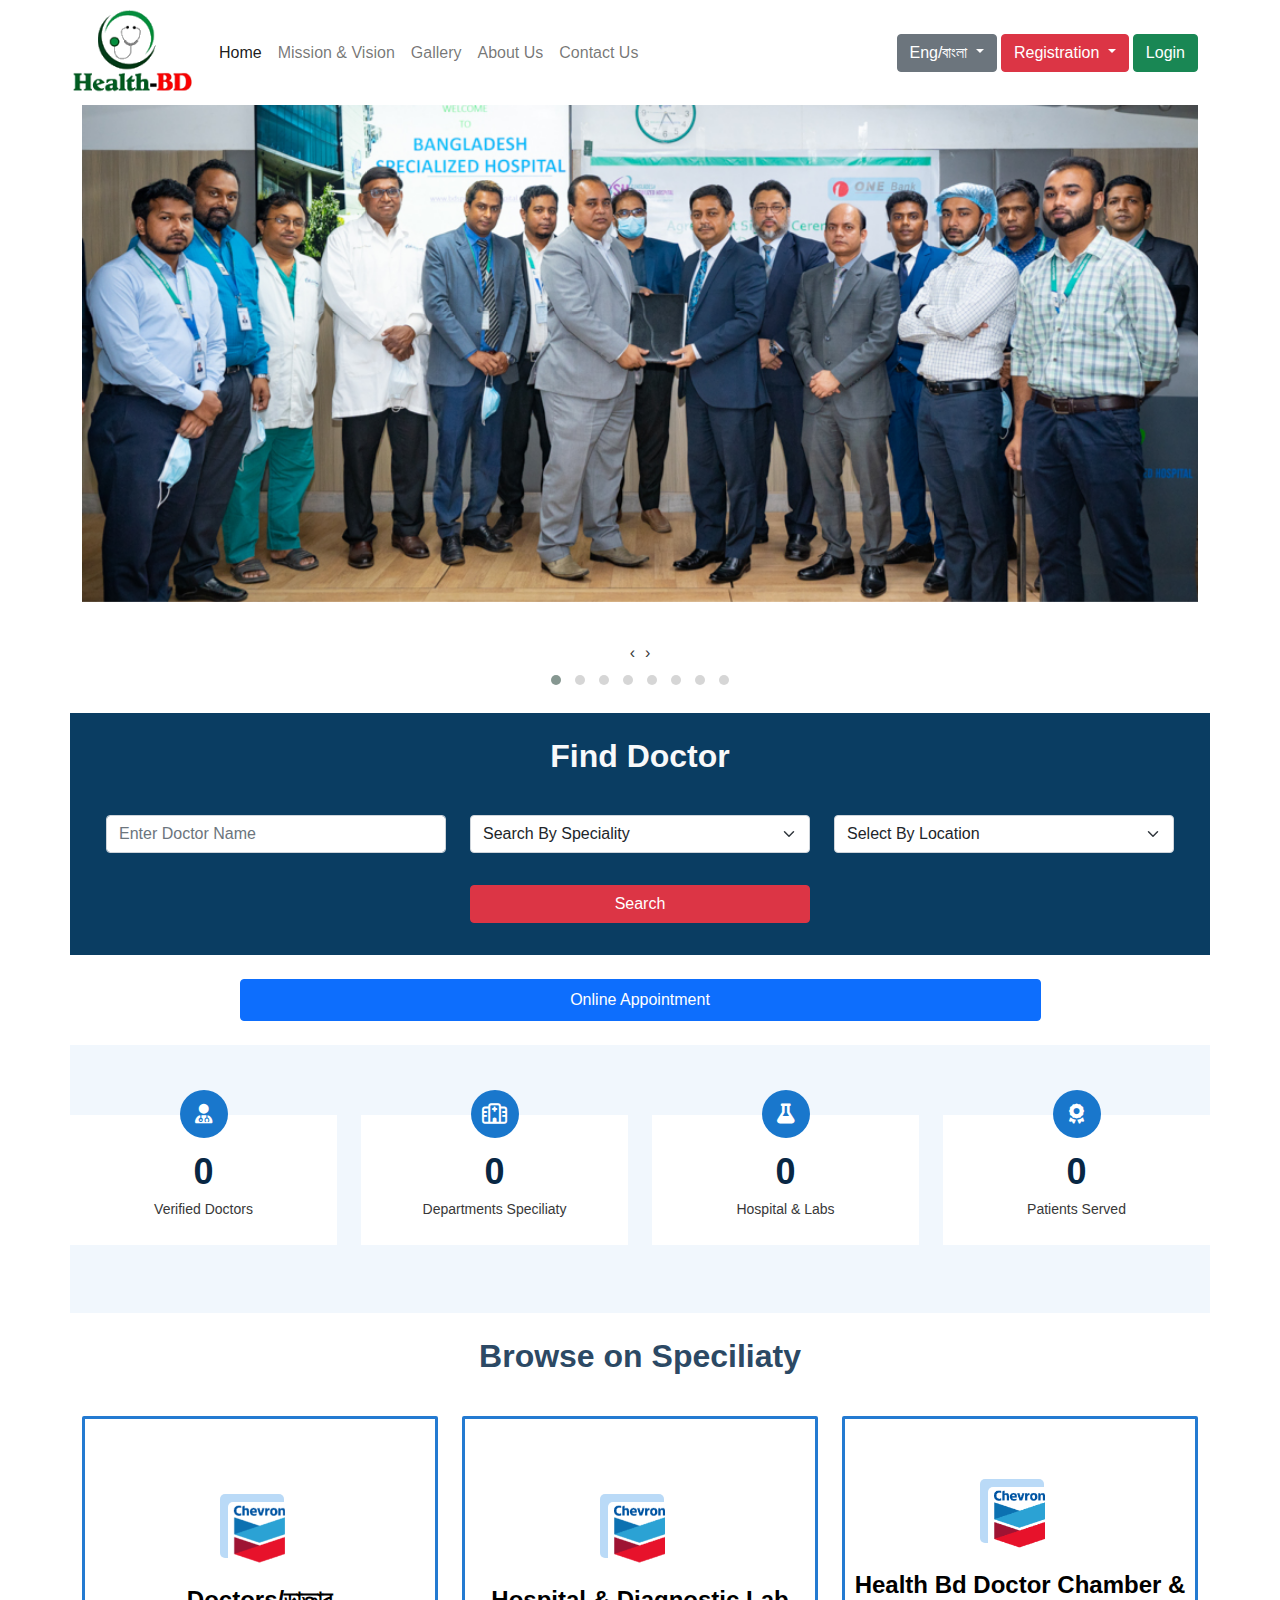
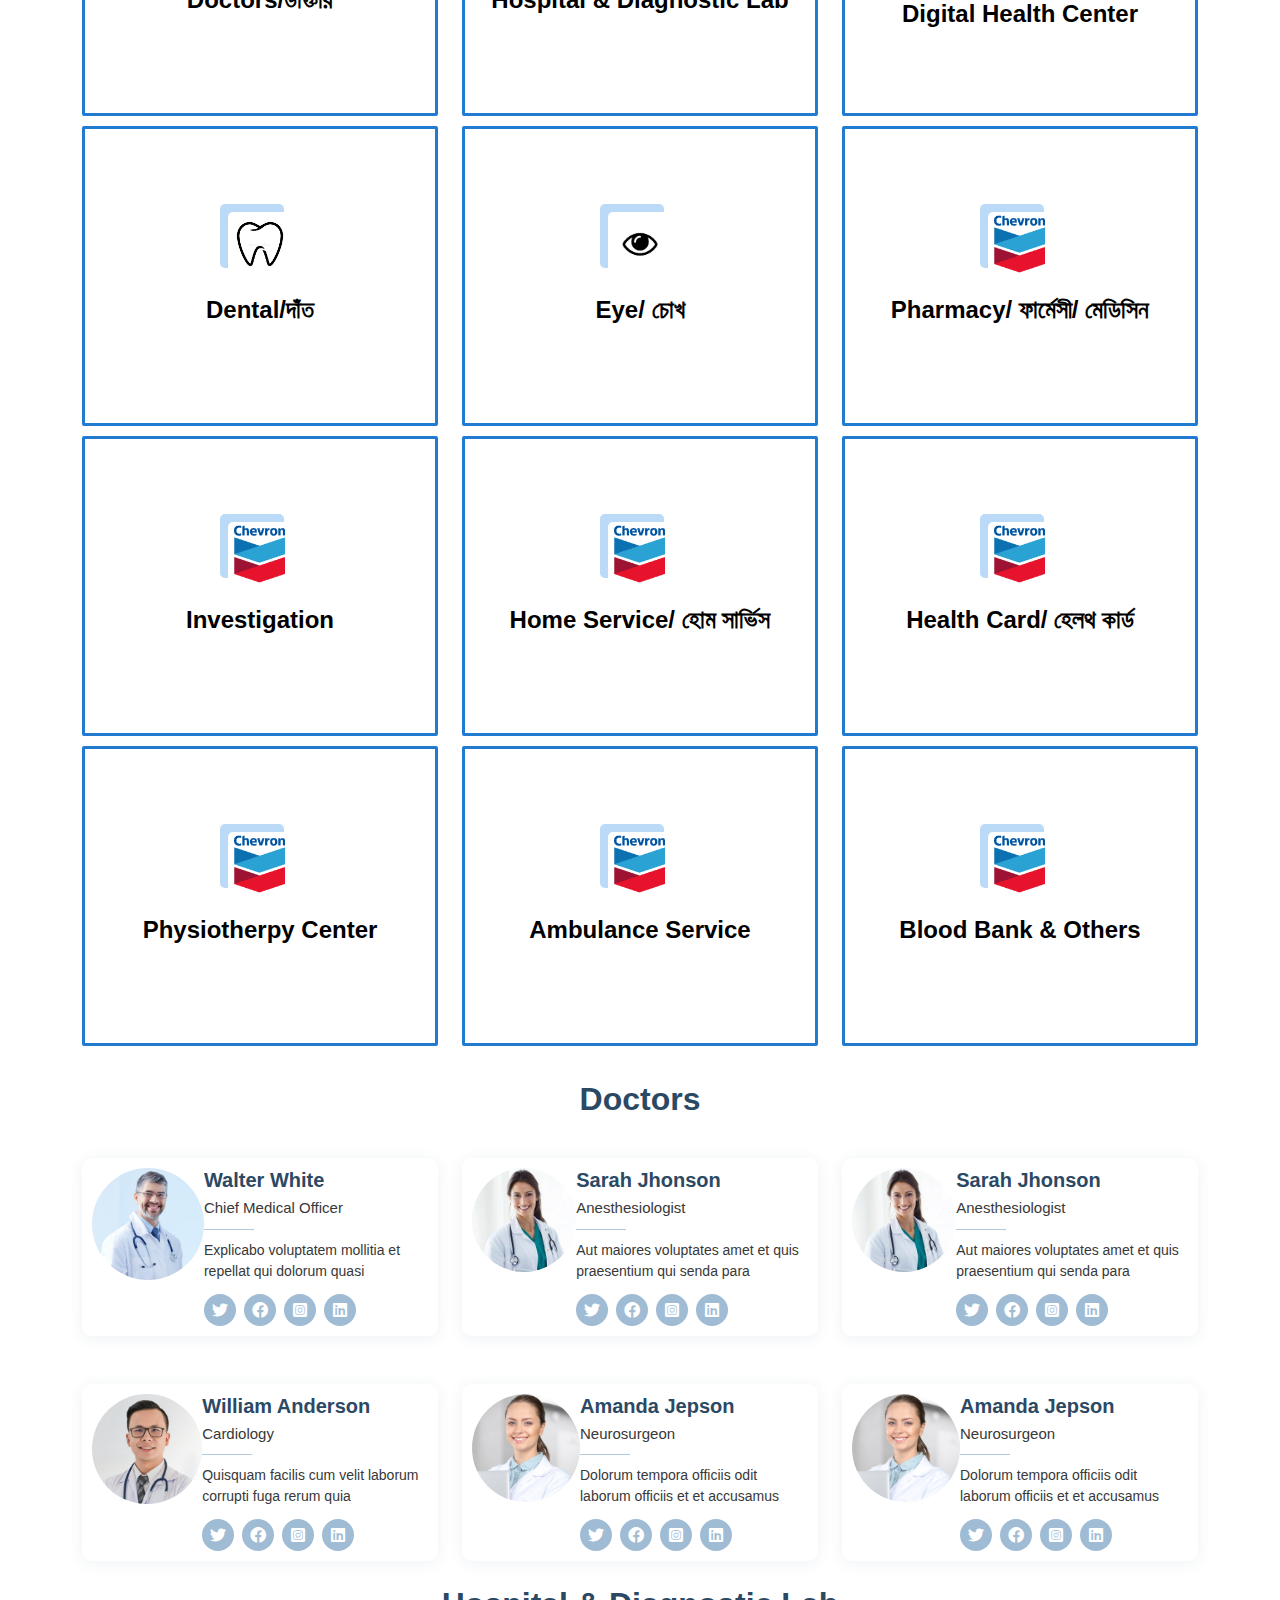
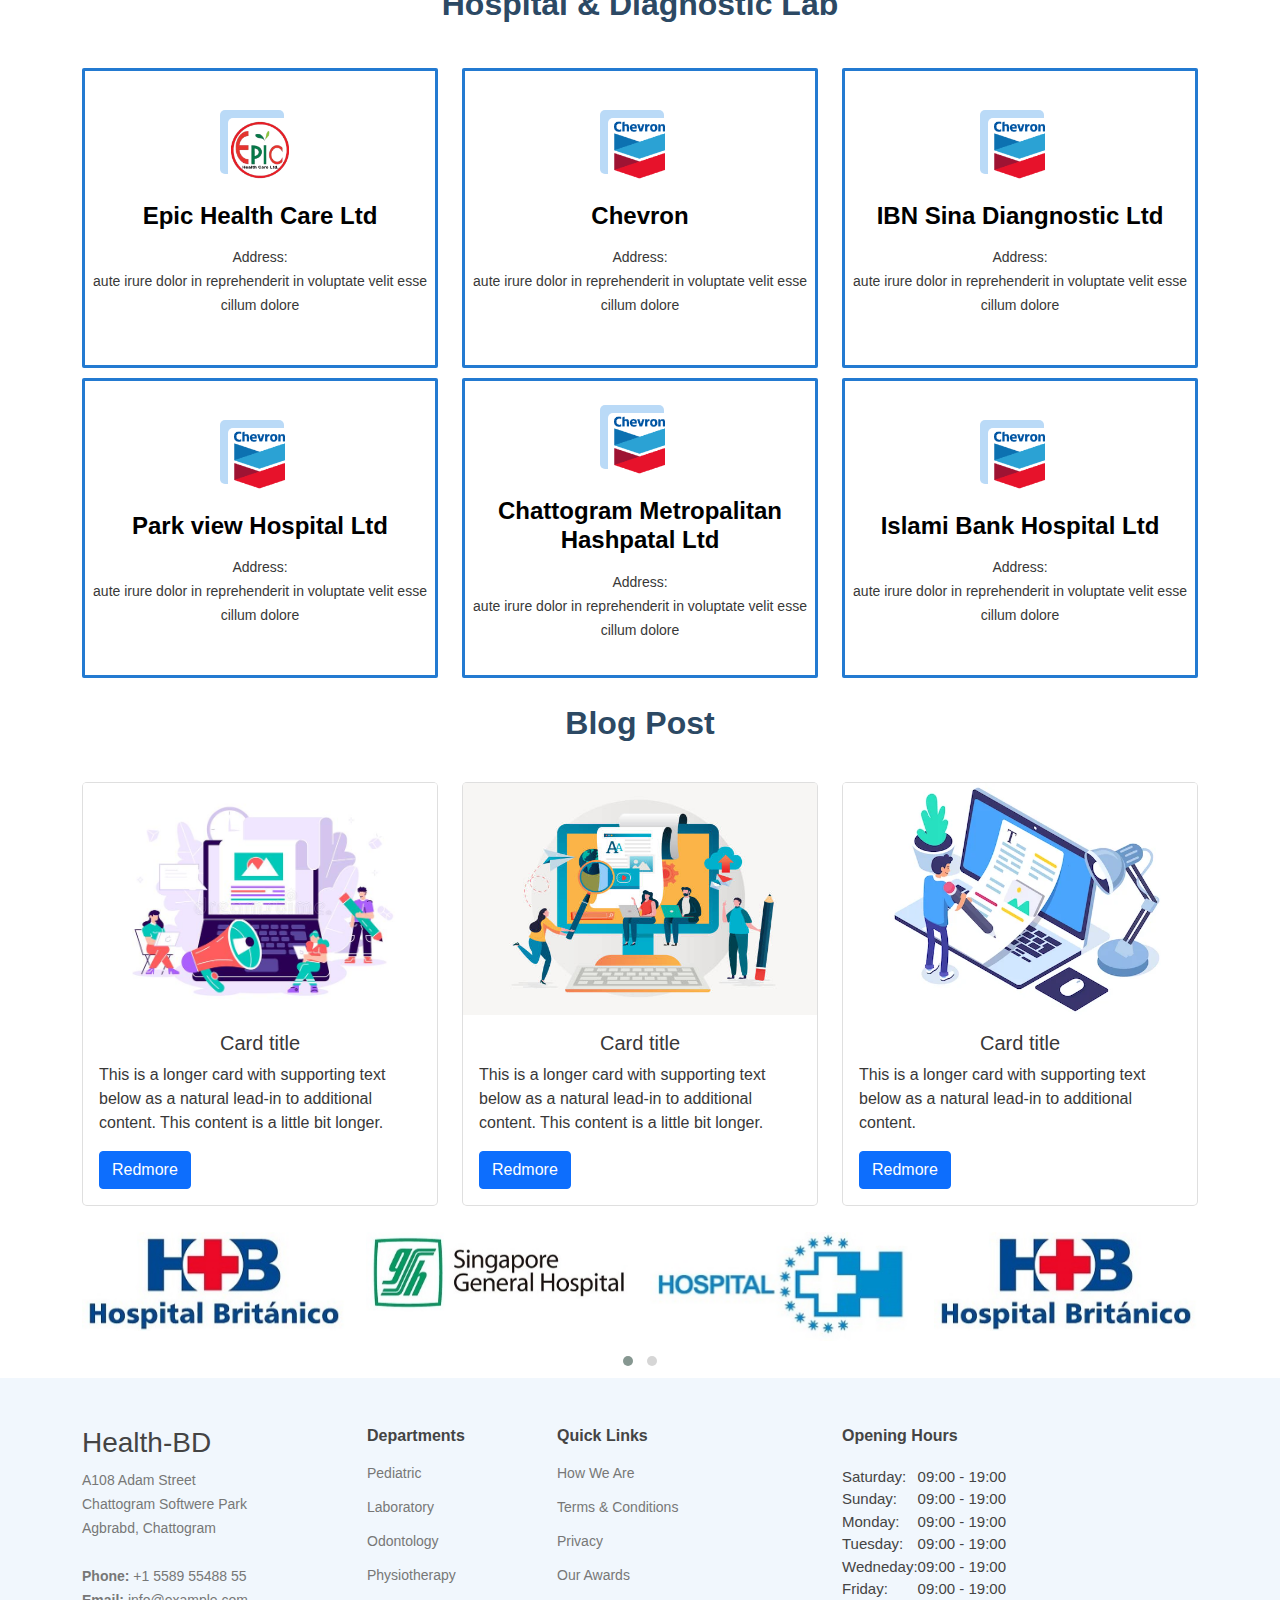
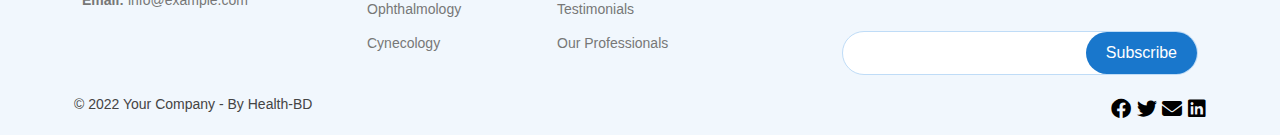
<file: index.html>
<!DOCTYPE html>
<html lang="en">

<head>
  <meta charset="UTF-8">
  <meta http-equiv="X-UA-Compatible" content="IE=edge">
  <meta name="viewport" content="width=device-width, initial-scale=1.0">
  <!-- favicon image-->
  <link rel="icon" type="image/x-icon" href="/assets/image/logo/logo1.png">
  <!-- font awesome 6 -->
  <link rel="stylesheet" href="assets/css/all.min.css">
  <!-- gallery -->
  <link rel="stylesheet" href="assets/css/lc_lightbox.css">
  <link rel="stylesheet" href="assets/css/minimal.css">
  <!-- boostrap css -->
  <link rel="stylesheet" href="assets/css/bootstrap.min.css">
  <!-- owl carousel -->
  <link rel="stylesheet" href="assets/css/owl.carousel.min.css">
  <link rel="stylesheet" href="assets/css/owl.theme.default.min.css">
  <!-- stylesheet -->
  <link rel="stylesheet" href="assets/css/style.css">
  <title>E-HealthBD</title>
</head>

<body>
  <header>
    <nav class="navbar navbar-expand-lg navbar-light fixed-top bg-white">
      <div class="container">
        <a class="navbar-brand" href="#">
          <img src="assets/image/logo/logo1.png" alt="image">
        </a>
        <button class="navbar-toggler" type="button" data-bs-toggle="collapse" data-bs-target="#navbarSupportedContent"
          aria-controls="navbarSupportedContent" aria-expanded="false" aria-label="Toggle navigation">
          <span class="navbar-toggler-icon"></span>
        </button>
        <div class="collapse navbar-collapse" id="navbarSupportedContent">
          <ul class="navbar-nav me-auto mb-2 mb-lg-0">
            <li class="nav-item">
              <a class="nav-link active" aria-current="page" href="index.html">Home</a>
            </li>
            <li class="nav-item">
              <a class="nav-link" href="ogranizationlist.html">Mission & Vision</a>
            </li>
            <li class="nav-item">
              <a class="nav-link" href="gallery.html">Gallery</a>
            </li>
            <li class="nav-item">
              <a class="nav-link" href="doctor_detils.html">About Us</a>
            </li>
            <li class="nav-item">
              <a class="nav-link" href="contactus.html">Contact Us</a>
            </li>
          </ul>
          <form class="d-flex">
            <div class="btn-group">
              <button type="button" class="btn btn-secondary dropdown-toggle" data-bs-toggle="dropdown"
                aria-expanded="false">
                Eng/বাংলা
              </button>
              <ul class="dropdown-menu">
                <li><a class="dropdown-item" href="doctorlist.html">Bangla</a></li>
                <li><a class="dropdown-item" href="#">English</a></li>
              </ul>
            </div>
            <div class="btn-group ms-1">
              <button type="button" class="btn btn-danger dropdown-toggle" data-bs-toggle="dropdown"
                aria-expanded="false">
                Registration
              </button>
              <ul class="dropdown-menu">
                <li><a class="dropdown-item" href="doctor_reg.html">Doctor</a></li>
                <li><a class="dropdown-item" href="Visitor.html">Visitor</a></li>
                <li><a class="dropdown-item" href="Reg_form2.html">Organizition</a></li>
              </ul>
            </div>
            <div class="ms-1">
              <a href="login.html" class="btn btn-success text-white text-decoration-none">Login</a>
            </div>
          </form>
        </div>
      </div>
    </nav>
  </header>
  <!-- top bar end -->

  <!--- arousel/slider section start -->
  <div class="container carousel_slider  mb-3">
    <div class="owl-one owl-carousel owl-theme">
      <div class="item"><img src="assets/image/slider/gallery-1.jpg" alt="image1"></div>
      <div class="item"><img src="assets/image/slider/gallery-2.jpg" alt="image2"></div>
      <div class="item"><img src="assets/image/slider/gallery-3.jpg" alt="image3"></div>
      <div class="item"><img src="assets/image/slider/gallery-4.jpg" alt="image4"></div>
      <div class="item"><img src="assets/image/slider/gallery-5.jpg" alt="image5"></div>
      <div class="item"><img src="assets/image/slider/gallery-6.jpg" alt="image6"></div>
      <div class="item"><img src="assets/image/slider/gallery-8.jpg" alt="image6"></div>
      <div class="item"><img src="assets/image/slider/gallery-9.jpg" alt="image6"></div>
    </div>
  </div>
  <!-- carousel/slider section end -->

  <!-- find doctor section star -->
  <div class="about container">
    <div class="row p-4">
      <div class="section-title">
        <h2 class="text-light">Find Doctor</h2>
      </div>
      <div class="col-xs-4 col-md-4 mb-2">
        <input class="form-control btn-outlinr-primary" type="text" placeholder="Enter Doctor Name" aria-label="text">
      </div>
      <div class="col-xs-4 col-md-4 mb-2">
        <select class="form-select btn-outlinr-primary" aria-label="Default select example">
          <option selected>Search By Speciality</option>
          <option value="1">One</option>
          <option value="2">Two</option>
          <option value="3">Three</option>
        </select>
      </div>
      <div class="col-xs-4 col-md-4 mb-2">
        <select class="form-select btn-outlinr-primary" aria-label="Default select example">
          <option selected>Select By Location</option>
          <option value="1">One</option>
          <option value="2">Two</option>
          <option value="3">Three</option>
        </select>
      </div>
      <div class="col-4 mb-2 text-center">
      </div>
      <div class="col-4 mb-2 text-center">
        <button class="btn btn-danger btn-rounded mt-4 w-100" type="submit">Search</button>
      </div>
      <div class="col-4 mb-2 text-center">
      </div>
    </div>
  </div>
  <!-- find doctor section end -->

  <!-- appointment aection end -->
  <div class="container appointment_section">
    <div class="p-4">
      <div class="d-grid gap-2 col-12 text-center">
        <a href="appoiment.html" class="btn btn-primary m-auto w-75 p-2">Online Appointment</a>
      </div>
    </div>
  </div>
  <!-- appointment section end -->

  <!-- ======= counts section ======= -->

  <div class="counts container">
    <div class="row">
      <div class="col-lg-3 col-6 col-md-sm-6">
        <div class="count-box">
          <i class="fas fa-user-md"></i>
          <span data-purecounter-start="0" data-purecounter-end="85" data-purecounter-duration="1"
            class="purecounter"></span>
          <p>Verified Doctors</p>
        </div>
      </div>
      <div class="col-lg-3 col-6 mb-2">
        <div class="count-box">
          <i class="far fa-hospital"></i>
          <span data-purecounter-start="0" data-purecounter-end="18" data-purecounter-duration="1"
            class="purecounter"></span>
          <p>Departments Speciliaty</p>
        </div>
      </div>
      <div class="col-lg-3 col-6">
        <div class="count-box">
          <i class="fas fa-flask"></i>
          <span data-purecounter-start="0" data-purecounter-end="18" data-purecounter-duration="1"
            class="purecounter"></span>
          <p>Hospital & Labs</p>
        </div>
      </div>
      <div class="col-lg-3 col-6">
        <div class="count-box">
          <i class="fas fa-award"></i>
          <span data-purecounter-start="0" data-purecounter-end="18" data-purecounter-duration="1"
            class="purecounter"></span>
          <p>Patients Served</p>
        </div>
      </div>
    </div>
  </div>
  <!-- end counts section -->

  <!-- ======= browse section start ======= -->
  <div class="services">
    <div class=" container pt-2">
      <div class="section-title">
        <h2 class="mt-3">Browse on Speciliaty</h2>
      </div>
      <div class="row doctor_service">
        <div class="col-lg-4 col-6">
          <div class="icon-box d-flex justify-content-center align-items-center">
            <div>
              <div class="icon"><img class="img-fulid hospital_logo" src="assets/image/hostpital/Chevron-Logo.png"
                  alt="">
              </div>
              <h6><a href="">Doctors/ডাক্তার</a></h6>
            </div>
          </div>
        </div>
        <div class="col-lg-4 col-6">
          <div class="icon-box d-flex justify-content-center align-items-center">
            <div>
              <div class="icon"><img class="img-fulid hospital_logo" src="assets/image/hostpital/Chevron-Logo.png"
                  alt="">
              </div>
              <h6><a href="">Hospital & Diagnostic Lab</a></h6>
            </div>
          </div>
        </div>
        <div class="col-lg-4 col-6">
          <div class="icon-box d-flex justify-content-center align-items-center">
            <div>
              <div class="icon"><img class="img-fulid hospital_logo" src="assets/image/hostpital/Chevron-Logo.png"
                  alt="">
              </div>
              <h6><a href="">Health Bd Doctor Chamber & Digital Health Center</a></h6>
            </div>
          </div>
        </div>
        <div class="col-lg-4 col-6">
          <div class="icon-box d-flex justify-content-center align-items-center">
            <div>
              <div class="icon"><img class="img-fulid hospital_logo" src="assets/image/service_logo/Dental.png" alt="">
              </div>
              <h6><a href="">Dental/দাঁত</a></h6>
            </div>
          </div>
        </div>
        <div class="col-lg-4 col-6">
          <div class="icon-box d-flex justify-content-center align-items-center">
            <div>
              <div class="icon"><img class="img-fulid hospital_logo" src="assets/image/service_logo/Eye.png" alt="">
              </div>
              <h6><a href="">Eye/ চোখ</a></h6>
            </div>
          </div>
        </div>
        <div class="col-lg-4 col-6">
          <div class="icon-box d-flex justify-content-center align-items-center">
            <div>
              <div class="icon"><img class="img-fulid hospital_logo" src="assets/image/hostpital/Chevron-Logo.png"
                  alt="">
              </div>
              <h6><a href="">Pharmacy/ ফার্মেসী/ মেডিসিন </a></h6>
            </div>
          </div>
        </div>
        <div class="col-lg-4 col-6">
          <div class="icon-box d-flex justify-content-center align-items-center">
            <div>
              <div class="icon"><img class="img-fulid hospital_logo" src="assets/image/hostpital/Chevron-Logo.png"
                  alt="">
              </div>
              <h6><a href="">Investigation</a></h6>
            </div>
          </div>
        </div>
        <div class="col-lg-4 col-6">
          <div class="icon-box d-flex justify-content-center align-items-center">
            <div>
              <div class="icon"><img class="img-fulid hospital_logo" src="assets/image/hostpital/Chevron-Logo.png"
                  alt="">
              </div>
              <h6><a href="">Home Service/ হোম সার্ভিস</a></h6>
            </div>
          </div>
        </div>
        <div class="col-lg-4 col-6">
          <div class="icon-box d-flex justify-content-center align-items-center">
            <div>
              <div class="icon"><img class="img-fulid hospital_logo" src="assets/image/hostpital/Chevron-Logo.png"
                  alt="">
              </div>
              <h6><a href="healthcard.html">Health Card/ হেলথ কার্ড</a></h6>
            </div>
          </div>
        </div>
        <div class="col-lg-4 col-6">
          <div class="icon-box d-flex justify-content-center align-items-center">
            <div>
              <div class="icon"><img class="img-fulid hospital_logo" src="assets/image/hostpital/Chevron-Logo.png"
                  alt="">
              </div>
              <h6><a href="">Physiotherpy Center</a></h6>
            </div>
          </div>
        </div>
        <div class="col-lg-4 col-6">
          <div class="icon-box d-flex justify-content-center align-items-center">
            <div>
              <div class="icon"><img class="img-fulid hospital_logo" src="assets/image/hostpital/Chevron-Logo.png"
                  alt="">
              </div>
              <h6><a href="">Ambulance Service</a></h6>
            </div>
          </div>
        </div>
        <div class="col-lg-4 col-6">
          <div class="icon-box d-flex justify-content-center align-items-center">
            <div>
              <div class="icon"><img class="img-fulid hospital_logo" src="assets/image/hostpital/Chevron-Logo.png"
                  alt="">
              </div>
              <h6><a href="">Blood Bank & Others</a></h6>
            </div>
          </div>
        </div>
      </div>
    </div>
  </div>
  <!-- ======= browse section end ======= -->

  <!-- ======= doctor section end ======= -->
  <div class="doctors">
    <div class="container">
      <div class="section-title mt-4">
        <h2>Doctors</h2>
      </div>
      <div class="row">
        <div class="col-lg-4 col-6 mb-5 ">
          <div class="member d-flex align-items-start">
            <div class="pic"><img src="assets/image/doctors/doctors-1.jpg" class="img-fluid" alt=""></div>
            <div class="member-info">
              <h4>Walter White</h4>
              <span>Chief Medical Officer</span>
              <p>Explicabo voluptatem mollitia et repellat qui dolorum quasi</p>
              <div class="social">
                <a href=""><i class="fa-brands fa-twitter"></i></a>
                <a href=""><i class="fa-brands fa-facebook"></i></a>
                <a href=""><i class="fa-brands fa-instagram-square"></i></a>
                <a href=""><i class="fa-brands fa-linkedin"></i></a>
              </div>
            </div>
          </div>
        </div>
        <div class="col-lg-4 col-6 mb-5 mt-lg-0">
          <div class="member d-flex align-items-start">
            <div class="pic"><img src="assets/image/doctors/doctors-2.jpg" class="img-fluid" alt=""></div>
            <div class="member-info">
              <h4>Sarah Jhonson</h4>
              <span>Anesthesiologist</span>
              <p>Aut maiores voluptates amet et quis praesentium qui senda para</p>
              <div class="social">
                <a href=""><i class="fa-brands fa-twitter"></i></a>
                <a href=""><i class="fa-brands fa-facebook"></i></a>
                <a href=""><i class="fa-brands fa-instagram-square"></i></a>
                <a href=""><i class="fa-brands fa-linkedin"></i></a>
              </div>
            </div>
          </div>
        </div>
        <div class="col-lg-4 col-6 mb-5 mt-lg-0">
          <div class="member d-flex align-items-start">
            <div class="pic"><img src="assets/image/doctors/doctors-2.jpg" class="img-fluid" alt=""></div>
            <div class="member-info">
              <h4>Sarah Jhonson</h4>
              <span>Anesthesiologist</span>
              <p>Aut maiores voluptates amet et quis praesentium qui senda para</p>
              <div class="social">
                <a href=""><i class="fa-brands fa-twitter"></i></a>
                <a href=""><i class="fa-brands fa-facebook"></i></a>
                <a href=""><i class="fa-brands fa-instagram-square"></i></a>
                <a href=""><i class="fa-brands fa-linkedin"></i></a>
              </div>
            </div>
          </div>
        </div>
        <div class="col-lg-4 col-6">
          <div class="member d-flex align-items-start">
            <div class="pic"><img src="assets/image/doctors/doctors-3.jpg" class="img-fluid" alt=""></div>
            <div class="member-info">
              <h4>William Anderson</h4>
              <span>Cardiology</span>
              <p>Quisquam facilis cum velit laborum corrupti fuga rerum quia</p>
              <div class="social">
                <a href=""><i class="fa-brands fa-twitter"></i></a>
                <a href=""><i class="fa-brands fa-facebook"></i></a>
                <a href=""><i class="fa-brands fa-instagram-square"></i></a>
                <a href=""><i class="fa-brands fa-linkedin"></i></a>
              </div>
            </div>
          </div>
        </div>
        <div class="col-lg-4 col-6">
          <div class="member d-flex align-items-start">
            <div class="pic"><img src="assets/image/doctors/doctors-4.jpg" class="img-fluid" alt=""></div>
            <div class="member-info">
              <h4>Amanda Jepson</h4>
              <span>Neurosurgeon</span>
              <p>Dolorum tempora officiis odit laborum officiis et et accusamus</p>
              <div class="social">
                <a href=""><i class="fa-brands fa-twitter"></i></a>
                <a href=""><i class="fa-brands fa-facebook"></i></a>
                <a href=""><i class="fa-brands fa-instagram-square"></i></a>
                <a href=""><i class="fa-brands fa-linkedin"></i></a>
              </div>
            </div>
          </div>
        </div>
        <div class="col-lg-4 col-6">
          <div class="member d-flex align-items-start">
            <div class="pic"><img src="assets/image/doctors/doctors-4.jpg" class="img-fluid" alt=""></div>
            <div class="member-info">
              <h4>Amanda Jepson</h4>
              <span>Neurosurgeon</span>
              <p>Dolorum tempora officiis odit laborum officiis et et accusamus</p>
              <div class="social">
                <a href=""><i class="fa-brands fa-twitter"></i></a>
                <a href=""><i class="fa-brands fa-facebook"></i></a>
                <a href=""><i class="fa-brands fa-instagram-square"></i></a>
                <a href=""><i class="fa-brands fa-linkedin"></i></a>
              </div>
            </div>
          </div>
        </div>
      </div>
    </div>
  </div>
  <!-- ======= doctors section star ======= -->

  <!-- ======= hospital & dagnostic section start ======= -->
  <div id="services" class="bg-ligt">
    <div class="services container">
      <div class="section-title">
        <h2 class="p-4">Hospital & Diagnostic Lab</h2>
      </div>
      <div class="row">
        <div class="col-lg-4 col-6">
          <div class="icon-box d-flex justify-content-center align-items-center">
            <div>
              <div class="icon"><img class="img-fulid hospital_logo" src="assets/image/hostpital/epi.png" alt="">
              </div>
              <h6><a href="">Epic Health Care Ltd</a></h6>
              <p>Address:<br>aute irure dolor in reprehenderit in voluptate velit esse cillum dolore</p>
            </div>
          </div>
        </div>
        <div class="col-lg-4 col-6">
          <div class="icon-box d-flex justify-content-center align-items-center">
            <div>
              <div class="icon"><img class="img-fulid hospital_logo" src="assets/image/hostpital/Chevron-Logo.png"
                  alt="">
              </div>
              <h6><a href="">Chevron</a></h6>
              <p>Address:<br>aute irure dolor in reprehenderit in voluptate velit esse cillum dolore</p>
            </div>
          </div>
        </div>
        <div class="col-lg-4 col-6">
          <div class="icon-box d-flex justify-content-center align-items-center">
            <div>
              <div class="icon"><img class="img-fulid hospital_logo" src="assets/image/hostpital/Chevron-Logo.png"
                  alt="">
              </div>
              <h6><a href="">IBN Sina Diangnostic Ltd</a></h6>
              <p>Address:<br>aute irure dolor in reprehenderit in voluptate velit esse cillum dolore</p>
            </div>
          </div>
        </div>
        <div class="col-lg-4 col-6">
          <div class="icon-box d-flex justify-content-center align-items-center">
            <div>
              <div class="icon"><img class="img-fulid hospital_logo" src="assets/image/hostpital/Chevron-Logo.png"
                  alt="">
              </div>
              <h6><a href="">Park view Hospital Ltd</a></h6>
              <p>Address:<br>aute irure dolor in reprehenderit in voluptate velit esse cillum dolore</p>
            </div>
          </div>
        </div>
        <div class="col-lg-4 col-6">
          <div class="icon-box d-flex justify-content-center align-items-center">
            <div>
              <div class="icon"><img class="img-fulid hospital_logo" src="assets/image/hostpital/Chevron-Logo.png"
                  alt="">
              </div>
              <h6><a href="">Chattogram Metropalitan Hashpatal Ltd</a></h6>
              <p>Address:<br>aute irure dolor in reprehenderit in voluptate velit esse cillum dolore</p>
            </div>
          </div>
        </div>
        <div class="col-lg-4 col-6">
          <div class="icon-box d-flex justify-content-center align-items-center">
            <div>
              <div class="icon"><img class="img-fulid hospital_logo" src="assets/image/hostpital/Chevron-Logo.png"
                  alt="">
              </div>
              <h6><a href="">Islami Bank Hospital Ltd</a></h6>
              <p>Address:<br>aute irure dolor in reprehenderit in voluptate velit esse cillum dolore</p>
            </div>
          </div>
        </div>
      </div>
    </div>
  </div>
  <!-- ======= hospital & diagnostic section end ======= -->

  <!-- ======blog post star ======= -->
  <div class="gallery">
    <div class="gallery container">
      <div class="section-title mt-3">
        <h2>Blog Post</h2>
      </div>
      <div class="row row-cols-1 row-cols-md-3 g-4">
        <div class="col">
          <div class=" blogmainsection card">
            <img src="assets/image/blog/blog3.jpg" class="card-img-top" alt="Hollywood Sign on The Hill" />
            <div class="card-body">
              <h5 class="card-title text-center">Card title</h5>
              <p class="card-text">
                This is a longer card with supporting text below as a natural lead-in to
                additional content. This content is a little bit longer.
              </p>
              <a href="#" class="btn btn-primary">Redmore</a>
            </div>
          </div>
        </div>
        <div class="col">
          <div class="blogmainsection card">
            <img src="assets/image/blog/blog2.jpg" class="card-img-top" alt="Palm Springs Road" />
            <div class="card-body">
              <h5 class="card-title text-center">Card title</h5>
              <p class="card-text">
                This is a longer card with supporting text below as a natural lead-in to
                additional content. This content is a little bit longer.
              </p>
              <a href="#" class="btn btn-primary">Redmore</a>
            </div>
          </div>
        </div>
        <div class="col">
          <div class="blogmainsection card">
            <img src="assets/image/blog/blog1.jpg" class="card-img-top" alt="Los Angeles Skyscrapers" />
            <div class="card-body">
              <h5 class="card-title text-center">Card title</h5>
              <p class="card-text">This is a longer card with supporting text below as a natural lead-in to additional
                content.</p>
              <a href="#" class="btn btn-primary">Redmore</a>
            </div>
          </div>
        </div>
      </div>
    </div>
  </div>
  <!-- ====== blog post end ======= -->

  <!-- ======= sponsor section star ======= -->

  <div class="container carousel_slider">
    <div class="owl-two owl-carousel owl-theme">
      <div class="item"><img src="assets/image/sponsor_logo/untitled-1copy.jpg" alt="image1"></div>
      <div class="item"><img src="assets/image/sponsor_logo/untitled-2copy.jpg" alt="image1"></div>
      <div class="item"><img src="assets/image/sponsor_logo/untitled-3copy.jpg" alt="image1"></div>
      <div class="item"><img src="assets/image/sponsor_logo/untitled-1copy.jpg" alt="image1"></div>
      <div class="item"><img src="assets/image/sponsor_logo/untitled-2copy.jpg" alt="image1"></div>
      <div class="item"><img src="assets/image/sponsor_logo/untitled-3copy.jpg" alt="image1"></div>
      <div class="item"><img src="assets/image/sponsor_logo/untitled-1copy.jpg" alt="image1"></div>
      <div class="item"><img src="assets/image/sponsor_logo/untitled-2copy.jpg" alt="image1"></div>
    </div>
  </div>
  <!-- ======= sponsor section end ======= -->

  <!-- ======= footer ======= -->
  <footer id="footer">
    <div class="container footer-top">
      <div class="row">
        <div class="col-lg-3 col-md-6 footer-contact">
          <h3>Health-BD</h3>
          <p>
            A108 Adam Street <br>
            Chattogram Softwere Park<br>
            Agbrabd, Chattogram <br><br>
            <strong>Phone:</strong> +1 5589 55488 55<br>
            <strong>Email:</strong> info@example.com<br>
          </p>
        </div>
        <div class="col-lg-2 col-md-6 footer-links">
          <h4>Departments</h4>
          <ul>
            <li><a href="#">Pediatric</a></li>
            <li><a href="#">Laboratory</a></li>
            <li><a href="#">Odontology</a></li>
            <li><a href="#">Physiotherapy</a></li>
            <li><a href="#">Ophthalmology</a></li>
            <li><a href="#">Cynecology</a></li>
          </ul>
        </div>
        <div class="col-lg-3 col-md-6 footer-links">
          <h4>Quick Links</h4>
          <ul>
            <li><a href="#">How We Are</a></li>
            <li><a href="#">Terms & Conditions</a></li>
            <li><a href="#">Privacy</a></li>
            <li><a href="#">Our Awards</a></li>
            <li><a href="#">Testimonials</a></li>
            <li><a href="#">Our Professionals</a></li>
          </ul>
        </div>
        <div class="col-lg-4 col-md-6 footer-newsletter">
          <h4>Opening Hours</h4>
          <table>
            <tr>
              <td>Saturday:</td>
              <td>09:00 - 19:00</td>
            </tr>
            <tr>
              <td>Sunday:</td>
              <td>09:00 - 19:00</td>
            </tr>
            <tr>
              <td>Monday:</td>
              <td>09:00 - 19:00</td>
            </tr>
            <tr>
              <td>Tuesday:</td>
              <td>09:00 - 19:00</td>
            </tr>
            <tr>
              <td>Wedneday:</td>
              <td>09:00 - 19:00</td>
            </tr>
            <tr>
              <td>Friday:</td>
              <td>09:00 - 19:00</td>
            </tr>
          </table>
          <form action="post" method="post">
            <input type="email" name="email">
            <input type="submit" value="Subscribe">
          </form>
        </div>
        <div class="col-6 p-1">
          <p>© 2022 Your Company - By Health-BD</p>
        </div>
        <div class="col-6 p-1 footer_icon">
          <div class="float-end social">
            <a href="#"><i class="fa-brands fa-facebook"></i></a>
            <a href="#"><i class="fa-brands fa-twitter"></i></a>
            <a href="#"><i class="fa-solid fa-envelope"></i></a>
            <a href="#"><i class="fa-brands fa-linkedin"></i></a>
          </div>
        </div>
      </div>
    </div>

  </footer>
  <!-- end Footer -->

  <div id="preloader"></div>
  <a href="#" class="back-to-top d-flex align-items-center justify-content-center"><i
      class="bi bi-arrow-up-short"></i></a>

  <!-- owl carousel js -->
  <script src="assets/js/jquery-3.6.0.min.js"></script>
  <script src="assets/js/owl.carousel.min.js"></script>
  <!-- bootstrap js -->
  <script src="assets/js/bootstrap.min.js"></script>
  <!-- bootstrap js -->
  <script src="assets/js/purecounter.js"></script>
  <!-- Gallary -->
  <script src="assets/js/lc_lightbox.lite.js"></script>

  <script>
    $(".owl-one").owlCarousel({
      loop: true,
      margin: 20,
      autoplay: true,
      autoplayTimeout: 3000,
      nav: true,
      responsive: {
        0: {
          items: 1
        },
        600: {
          items: 3
        },
        1000: {
          items: 1
        }
      }
    });


    $(".owl-two").owlCarousel({
      loop: true,
      margin: 20,
      autoplay: true,
      autoplayTimeout: 3000,
      responsive: {
        0: {
          items: 1
        },
        600: {
          items: 3
        },
        1000: {
          items: 4
        }
      }
    })
  </script>
</body>

</html>
</file>
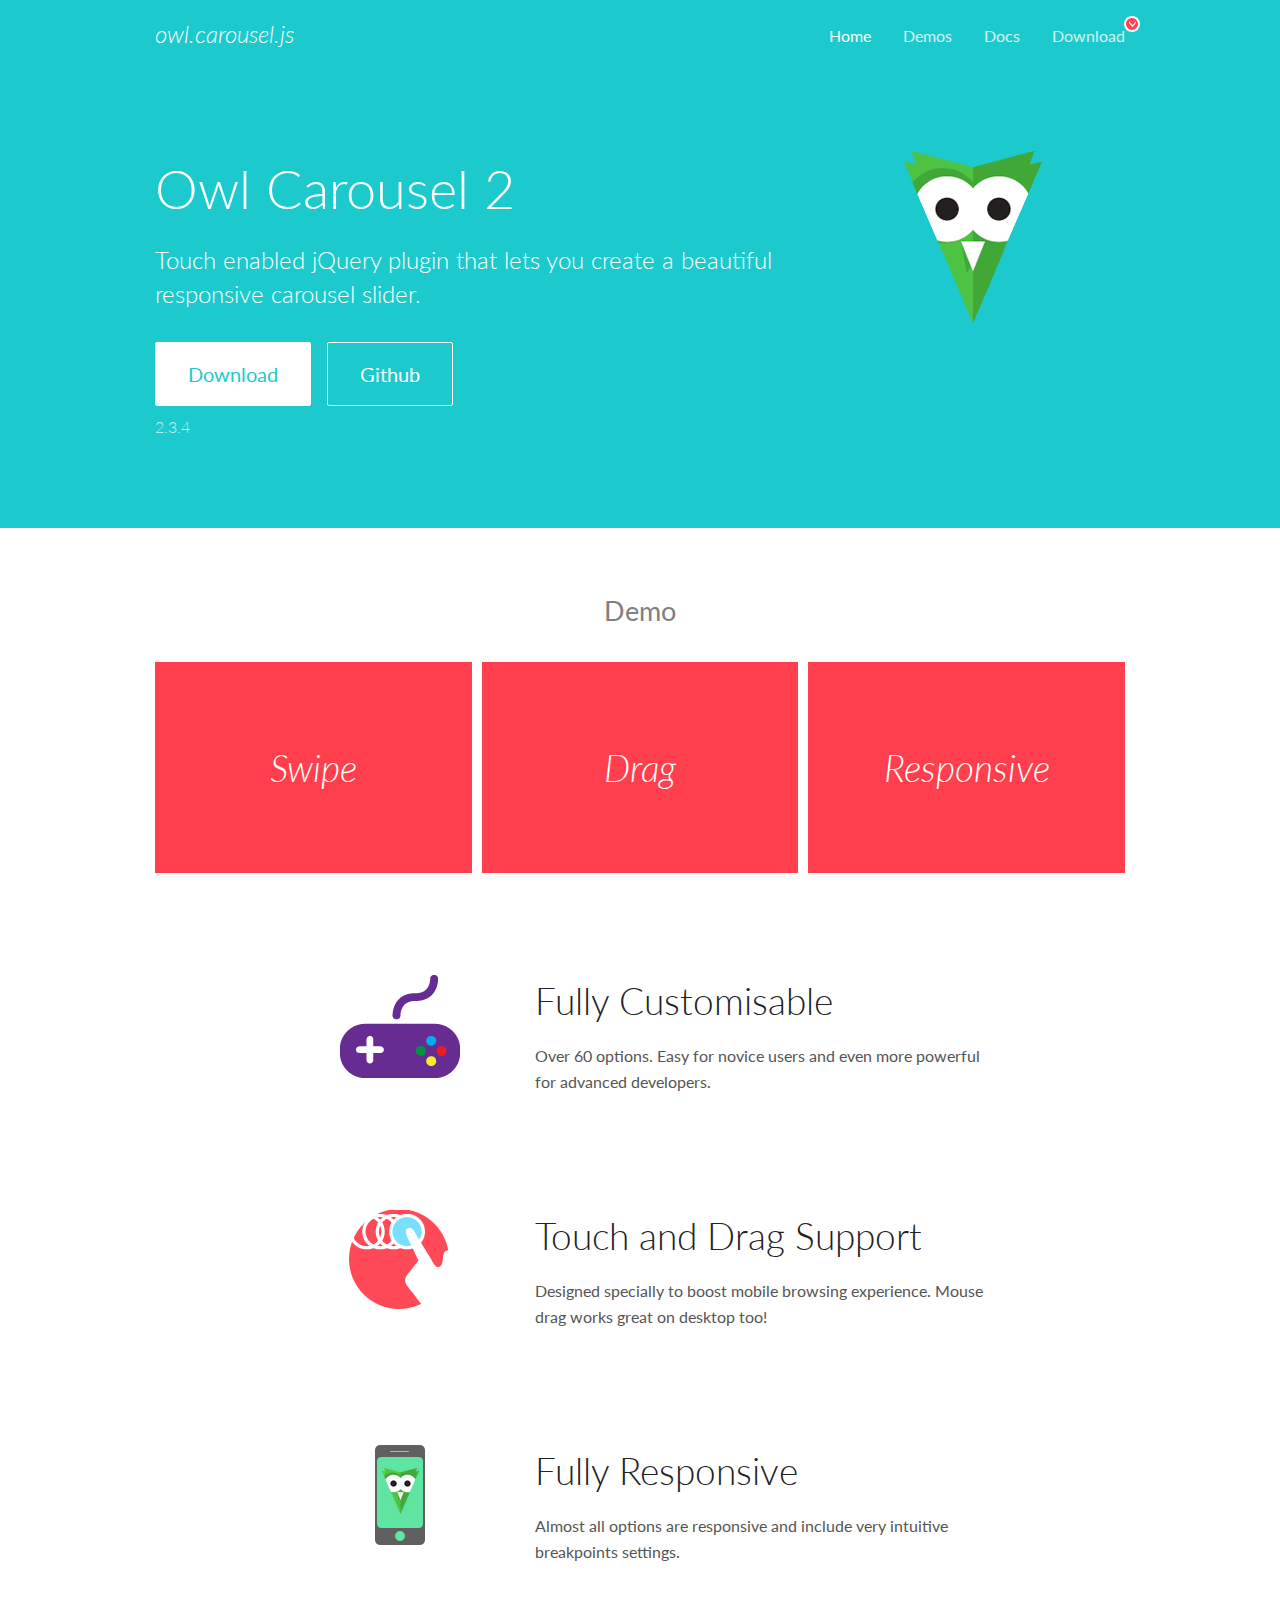
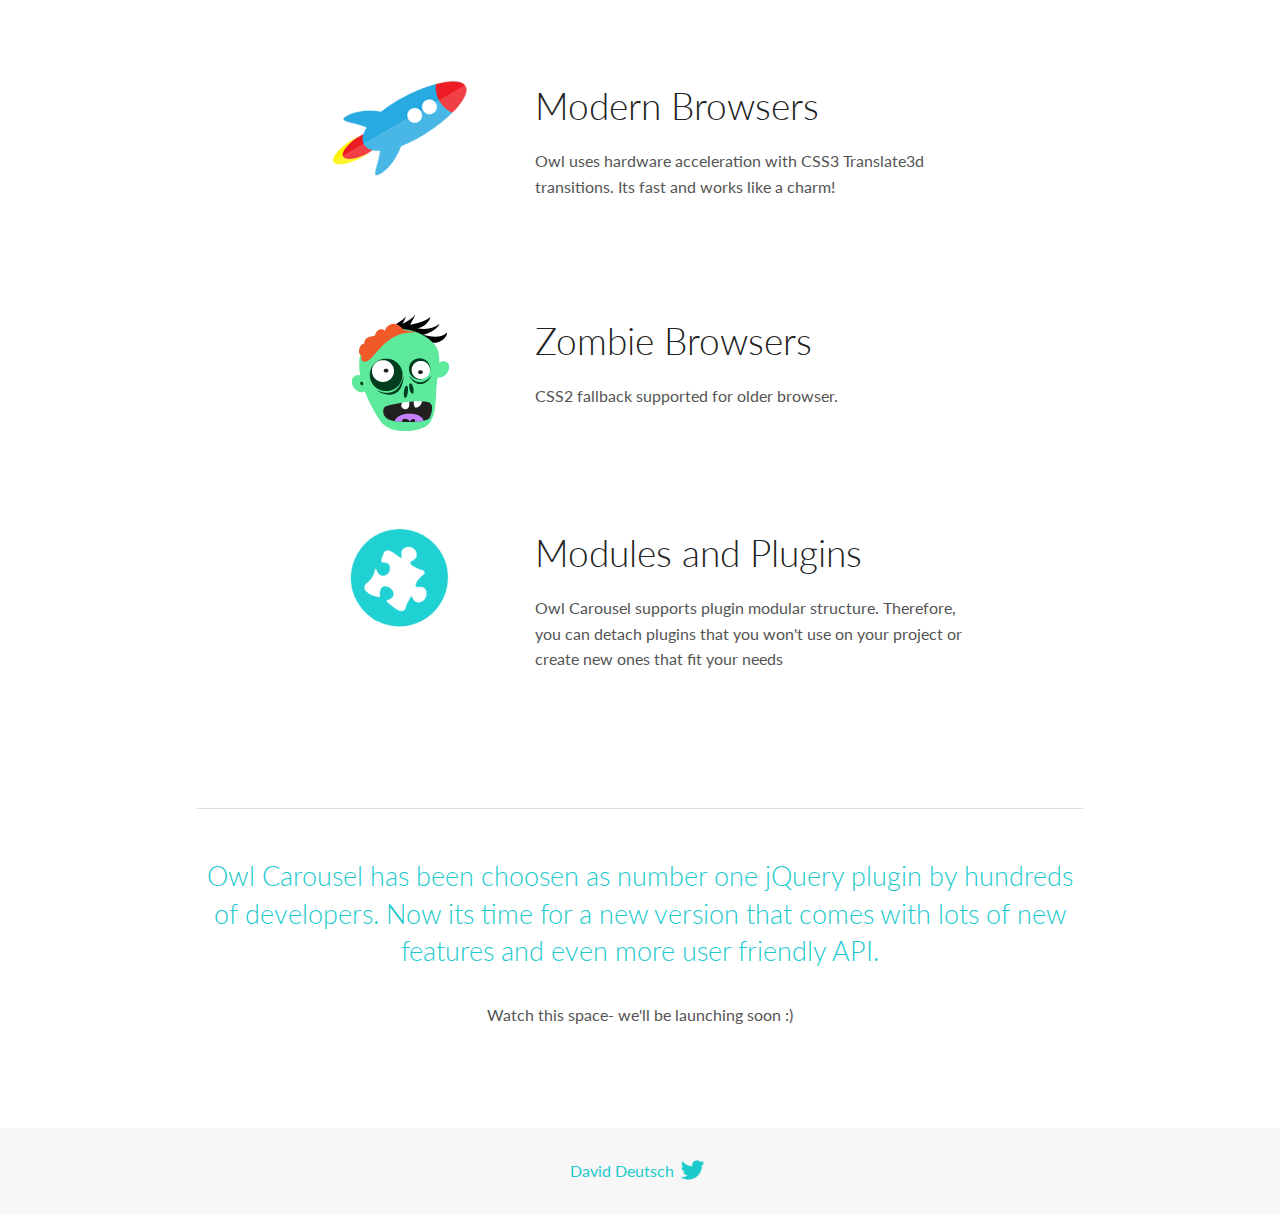
<file: assets/file/OwlCarousel2-2.3.4/docs/index.html>
<!DOCTYPE html>
<html lang="en">
  <head>

    <!-- head -->
    <meta charset="utf-8">
    <meta name="msapplication-tap-highlight" content="no" />
    <meta name="viewport" content="width=device-width, initial-scale=1.0" />
    <meta name="description" content="Touch enabled jQuery plugin that lets you create beautiful responsive carousel slider.">
    <meta name="author" content="David Deutsch">
    <title>
      Home | Owl Carousel | 2.3.4
    </title>

    <!-- Stylesheets -->
    <link href='https://fonts.googleapis.com/css?family=Lato:300,400,700,400italic,300italic' rel='stylesheet' type='text/css'>
    <link rel="stylesheet" href="assets/css/docs.theme.min.css">

    <!-- Owl Stylesheets -->
    <link rel="stylesheet" href="assets/owlcarousel/assets/owl.carousel.min.css">
    <link rel="stylesheet" href="assets/owlcarousel/assets/owl.theme.default.min.css">

    <!-- HTML5 shim and Respond.js IE8 support of HTML5 elements and media queries -->

    <!--[if lt IE 9]>
      <script src="https://oss.maxcdn.com/libs/html5shiv/3.7.0/html5shiv.js"></script>
      <script src="https://oss.maxcdn.com/libs/respond.js/1.3.0/respond.min.js"></script>
    <![endif]-->

    <!-- Favicons -->
    <link rel="apple-touch-icon-precomposed" sizes="144x144" href="assets/ico/apple-touch-icon-144-precomposed.png">
    <link rel="shortcut icon" href="assets/ico/favicon.png">
    <link rel="shortcut icon" href="favicon.ico">

    <!-- Yeah i know js should not be in header. Its required for demos.-->

    <!-- javascript -->
    <script src="assets/vendors/jquery.min.js"></script>
    <script src="assets/owlcarousel/owl.carousel.js"></script>
  </head>
  <body>

    <!-- header -->
    <header class="header">
      <div class="row">
        <div class="large-12 columns">
          <div class="brand left">
            <h3>
              <a href="/OwlCarousel2/">owl.carousel.js</a> 
            </h3>
          </div>
          <a id="toggle-nav" class="right">
            <span></span> <span></span> <span></span> 
          </a> 
          <div class="nav-bar">
            <ul class="clearfix">
              <li class="active">
                <a href="/OwlCarousel2/index.html">Home</a> 
              </li>
              <li> <a href="/OwlCarousel2/demos/demos.html">Demos</a>  </li>
              <li> <a href="/OwlCarousel2/docs/started-welcome.html">Docs</a>  </li>
              <li>
                <a href="https://github.com/OwlCarousel2/OwlCarousel2/archive/2.3.4.zip">Download</a> 
                <span class="download"></span> 
              </li>
            </ul>
          </div>
        </div>
      </div>
    </header>

    <!-- home panel -->
    <section id="hero">
      <div class="row">
        <div class="large-8 medium-8 columns">
          <h1>Owl Carousel 2</h1>
          <h4>Touch enabled jQuery plugin that lets you create a beautiful responsive carousel slider.</h4>
          <a href="https://github.com/OwlCarousel2/OwlCarousel2/archive/2.3.4.zip" class="hero-button">Download</a> 
          <a href="https://github.com/OwlCarousel2/OwlCarousel2" class="hero-button outline">Github</a> 
          <p>2.3.4</p>
        </div>
        <div class="large-4 medium-4 columns">
          <img class="owl-logo" src="assets/img/owl-logo.png" alt="mr. Owl">
        </div>
      </div>
    </section>

    <!-- body -->
    <div class="home-demo">
      <div class="row">
        <div class="large-12 columns">
          <h3>Demo</h3>
          <div class="owl-carousel">
            <div class="item">
              <h2>Swipe</h2>
            </div>
            <div class="item">
              <h2>Drag</h2>
            </div>
            <div class="item">
              <h2>Responsive</h2>
            </div>
            <div class="item">
              <h2>CSS3</h2>
            </div>
            <div class="item">
              <h2>Fast</h2>
            </div>
            <div class="item">
              <h2>Easy</h2>
            </div>
            <div class="item">
              <h2>Free</h2>
            </div>
            <div class="item">
              <h2>Upgradable</h2>
            </div>
            <div class="item">
              <h2>Tons of options</h2>
            </div>
            <div class="item">
              <h2>Infinity</h2>
            </div>
            <div class="item">
              <h2>Auto Width</h2>
            </div>
          </div>
        </div>
      </div>
    </div>
    <script>
      var owl = $('.owl-carousel');
      owl.owlCarousel({
        margin: 10,
        loop: true,
        responsive: {
          0: {
            items: 1
          },
          600: {
            items: 2
          },
          1000: {
            items: 3
          }
        }
      })
    </script>

    <!-- features -->
    <div id="features">
      <div class="row">
        <div class="small-12 medium-9 small-centered columns">
          <section class="row feature">
            <div class="medium-4 small-12 columns">
              <img src="assets/img/feature-options.png" alt="">
            </div>
            <div class="medium-8 small-12 columns">
              <h2>Fully Customisable</h2>
              <p>Over 60 options. Easy for novice users and even more powerful for advanced developers.</p>
            </div>
          </section>
          <section class="row feature">
            <div class="medium-4 small-12 columns">
              <img src="assets/img/feature-drag.png" alt="">
            </div>
            <div class="medium-8 small-12 columns">
              <h2>Touch and Drag Support</h2>
              <p>Designed specially to boost mobile browsing experience. Mouse drag works great on desktop too!</p>
            </div>
          </section>
          <section class="row feature">
            <div class="medium-4 small-12 columns">
              <img src="assets/img/feature-responsive.png" alt="">
            </div>
            <div class="medium-8 small-12 columns">
              <h2>Fully Responsive</h2>
              <p>Almost all options are responsive and include very intuitive breakpoints settings.</p>
            </div>
          </section>
          <section class="row feature">
            <div class="medium-4 small-12 columns">
              <img src="assets/img/feature-modern.png" alt="">
            </div>
            <div class="medium-8 small-12 columns">
              <h2>Modern Browsers</h2>
              <p>Owl uses hardware acceleration with CSS3 Translate3d transitions. Its fast and works like a charm! </p>
            </div>
          </section>
          <section class="row feature">
            <div class="medium-4 small-12 columns">
              <img src="assets/img/feature-zombie.png" alt="">
            </div>
            <div class="medium-8 small-12 columns">
              <h2>Zombie Browsers</h2>
              <p>CSS2 fallback supported for older browser.</p>
            </div>
          </section>
          <section class="row feature">
            <div class="medium-4 small-12 columns">
              <img src="assets/img/feature-module.png" alt="">
            </div>
            <div class="medium-8 small-12 columns">
              <h2>Modules and Plugins</h2>
              <p>Owl Carousel supports plugin modular structure. Therefore, you can detach plugins that you won&#x27;t use on your project or create new ones that fit your needs</p>
            </div>
          </section>
        </div>
      </div>
    </div>

    <!-- footer -->
    <section id="teaser-text">
      <div class="row">
        <div class="small-12 medium-11 small-centered columns">
          <hr>
          <h3 id="owl-carousel-has-been-choosen-as-number-one-jquery-plugin-by-hundreds-of-developers-now-its-time-for-a-new-version-that-comes-with-lots-of-new-features-and-even-more-user-friendly-api-">Owl Carousel has been choosen as number one jQuery plugin by hundreds of developers. Now its time for a new version that comes with lots of new features and even more user friendly API.</h3>
          <p>Watch this space- we&#39;ll be launching soon :)</p>
        </div>
      </div>
    </section>

    <!-- footer -->
    <footer class="footer">
      <div class="row">
        <div class="large-12 columns">
          <h5>
            <a href="/OwlCarousel2/docs/support-contact.html">David Deutsch</a> 
            <a id="custom-tweet-button" href="https://twitter.com/share?url=https://github.com/OwlCarousel2/OwlCarousel2&text=Owl Carousel - This is so awesome! " target="_blank"></a> 
          </h5>
        </div>
      </div>
    </footer>

    <!-- vendors -->
    <script src="assets/vendors/highlight.js"></script>
    <script src="assets/js/app.js"></script>
  </body>
</html>
</file>
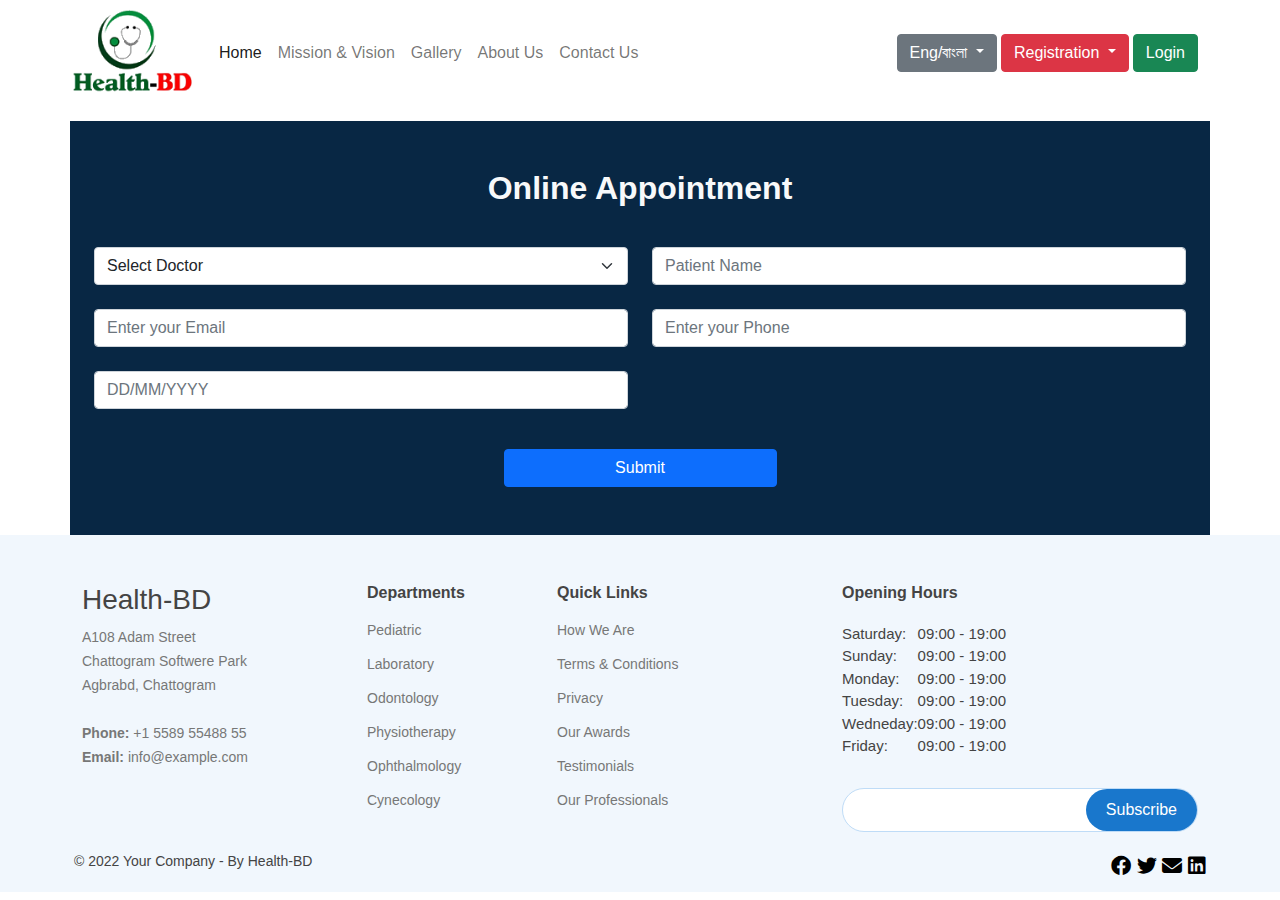
<file: appoiment.html>
<!DOCTYPE html>
<html lang="en">

<head>
  <meta charset="UTF-8">
  <meta http-equiv="X-UA-Compatible" content="IE=edge">
  <meta name="viewport" content="width=device-width, initial-scale=1.0">
  <!-- favicon image-->
  <link rel="icon" type="image/x-icon" href="/assets/image/logo/logo1.png">
  <!-- font awesome 6 -->
  <link rel="stylesheet" href="assets/css/all.min.css">
  <!-- gallery -->
  <link rel="stylesheet" href="assets/css/lc_lightbox.css">
  <link rel="stylesheet" href="assets/css/minimal.css">
  <!-- boostrap css -->
  <link rel="stylesheet" href="assets/css/bootstrap.min.css">
  <!-- owl carousel -->
  <link rel="stylesheet" href="assets/css/owl.carousel.min.css">
  <link rel="stylesheet" href="assets/css/owl.theme.default.min.css">
  <!-- stylesheet -->
  <link rel="stylesheet" href="assets/css/style.css">
  <title>E-HealthBD</title>
</head>

<body>
  <header>
    <nav class="navbar navbar-expand-lg navbar-light fixed-top bg-white">
      <div class="container">
        <a class="navbar-brand" href="#">
          <img src="assets/image/logo/logo1.png" alt="image">
        </a>
        <button class="navbar-toggler" type="button" data-bs-toggle="collapse" data-bs-target="#navbarSupportedContent"
          aria-controls="navbarSupportedContent" aria-expanded="false" aria-label="Toggle navigation">
          <span class="navbar-toggler-icon"></span>
        </button>
        <div class="collapse navbar-collapse" id="navbarSupportedContent">
          <ul class="navbar-nav me-auto mb-2 mb-lg-0">
            <li class="nav-item">
              <a class="nav-link active" aria-current="page" href="index.html">Home</a>
            </li>
            <li class="nav-item">
              <a class="nav-link" href="ogranizationlist.html">Mission & Vision</a>
            </li>
            <li class="nav-item">
              <a class="nav-link" href="gallery.html">Gallery</a>
            </li>
            <li class="nav-item">
              <a class="nav-link" href="doctor_detils.html">About Us</a>
            </li>
            <li class="nav-item">
              <a class="nav-link" href="contactus.html">Contact Us</a>
            </li>
          </ul>
          <form class="d-flex">
            <div class="btn-group">
              <button type="button" class="btn btn-secondary dropdown-toggle" data-bs-toggle="dropdown"
                aria-expanded="false">
                Eng/বাংলা
              </button>
              <ul class="dropdown-menu">
                <li><a class="dropdown-item" href="doctorlist.html">Bangla</a></li>
                <li><a class="dropdown-item" href="#">English</a></li>
              </ul>
            </div>
            <div class="btn-group ms-1">
              <button type="button" class="btn btn-danger dropdown-toggle" data-bs-toggle="dropdown"
                aria-expanded="false">
                Registration
              </button>
              <ul class="dropdown-menu">
                <li><a class="dropdown-item" href="doctor_reg.html">Doctor</a></li>
                <li><a class="dropdown-item" href="Visitor.html">Visitor</a></li>
                <li><a class="dropdown-item" href="Reg_form2.html">Organizition</a></li>
              </ul>
            </div>
            <div class="ms-1">
              <a href="login.html" class="btn btn-success text-white text-decoration-none">Login</a>
            </div>
          </form>
        </div>
      </div>
    </nav>
  </header>
  <!-- top bar end -->

  <div class="container appointment py-5">
    <section id="appointment" class="">
      <div class="section-title">
        <h2 class="text-light">Online Appointment</h2>
      </div>

      <form action="forms/appointment.php" method="post" class="php-email-form px-4">
        <div class="row ">
          <div class="col-sm-6 form-group mb-4">
            <select name="department" id="department" class="form-select">
              <option value="">Select Doctor</option>
              <option value="Department 1">Department 1</option>
              <option value="Department 2">Department 2</option>
              <option value="Department 3">Department 3</option>
            </select>
          </div>
          <div class="col-sm-6 form-group mb-4">
            <input type="text" name="name" class="form-control" id="name" placeholder="Patient Name"
              data-rule="minlen:4" data-msg="Please enter at least 4 chars">
            <div class="validate"></div>
          </div>
          <div class="col-sm-6 form-group mb-4">
            <input type="email" class="form-control" name="email" id="email" placeholder="Enter your Email"
              data-rule="email" data-msg="Please enter a valid email">
            <div class="validate"></div>
          </div>
          <div class="col-sm-6 form-group mb-4">
            <input type="tel" class="form-control" name="phone" id="phone" placeholder="Enter your Phone"
              data-rule="minlen:4" data-msg="Please enter at least 4 chars">
            <div class="validate"></div>
          </div>
          <div class="col-sm-6 form-group mb-4">
            <input type="text" name="date" class="form-control datepicker" id="date" placeholder="DD/MM/YYYY"
              data-rule="minlen:4" data-msg="Please enter at least 4 chars">
          </div>
          <div class="d-grid gap-2 col-12 mx-auto mt-3">
            <button class="btn btn-primary text-center m-auto w-25" type="button">Submit</button>
          </div>
        </div>
      </form>
    </section>
  </div>
  <!-- Appointment Section End -->

  <!-- ======= footer ======= -->
  <footer id="footer">
    <div class="container footer-top">
      <div class="row">
        <div class="col-lg-3 col-md-6 footer-contact">
          <h3>Health-BD</h3>
          <p>
            A108 Adam Street <br>
            Chattogram Softwere Park<br>
            Agbrabd, Chattogram <br><br>
            <strong>Phone:</strong> +1 5589 55488 55<br>
            <strong>Email:</strong> info@example.com<br>
          </p>
        </div>
        <div class="col-lg-2 col-md-6 footer-links">
          <h4>Departments</h4>
          <ul>
            <li><a href="#">Pediatric</a></li>
            <li><a href="#">Laboratory</a></li>
            <li><a href="#">Odontology</a></li>
            <li><a href="#">Physiotherapy</a></li>
            <li><a href="#">Ophthalmology</a></li>
            <li><a href="#">Cynecology</a></li>
          </ul>
        </div>
        <div class="col-lg-3 col-md-6 footer-links">
          <h4>Quick Links</h4>
          <ul>
            <li><a href="#">How We Are</a></li>
            <li><a href="#">Terms & Conditions</a></li>
            <li><a href="#">Privacy</a></li>
            <li><a href="#">Our Awards</a></li>
            <li><a href="#">Testimonials</a></li>
            <li><a href="#">Our Professionals</a></li>
          </ul>
        </div>
        <div class="col-lg-4 col-md-6 footer-newsletter">
          <h4>Opening Hours</h4>
          <table>
            <tr>
              <td>Saturday:</td>
              <td>09:00 - 19:00</td>
            </tr>
            <tr>
              <td>Sunday:</td>
              <td>09:00 - 19:00</td>
            </tr>
            <tr>
              <td>Monday:</td>
              <td>09:00 - 19:00</td>
            </tr>
            <tr>
              <td>Tuesday:</td>
              <td>09:00 - 19:00</td>
            </tr>
            <tr>
              <td>Wedneday:</td>
              <td>09:00 - 19:00</td>
            </tr>
            <tr>
              <td>Friday:</td>
              <td>09:00 - 19:00</td>
            </tr>
          </table>
          <form action="post" method="post">
            <input type="email" name="email">
            <input type="submit" value="Subscribe">
          </form>
        </div>
        <div class="col-6 p-1">
          <p>© 2022 Your Company - By Health-BD</p>
        </div>
        <div class="col-6 p-1 footer_icon">
          <div class="float-end social">
            <a href="#"><i class="fa-brands fa-facebook"></i></a>
            <a href="#"><i class="fa-brands fa-twitter"></i></a>
            <a href="#"><i class="fa-solid fa-envelope"></i></a>
            <a href="#"><i class="fa-brands fa-linkedin"></i></a>
          </div>
        </div>
      </div>
    </div>

  </footer>
  <!-- end Footer -->

  <div id="preloader"></div>
  <a href="#" class="back-to-top d-flex align-items-center justify-content-center"><i
      class="bi bi-arrow-up-short"></i></a>

  <!-- owl carousel js -->
  <script src="assets/js/jquery-3.6.0.min.js"></script>
  <script src="assets/js/owl.carousel.min.js"></script>
  <!-- bootstrap js -->
  <script src="assets/js/bootstrap.min.js"></script>
  <!-- bootstrap js -->
  <script src="assets/js/purecounter.js"></script>
  <!-- Gallary -->
  <script src="assets/js/lc_lightbox.lite.js"></script>

</body>

</html>
</file>
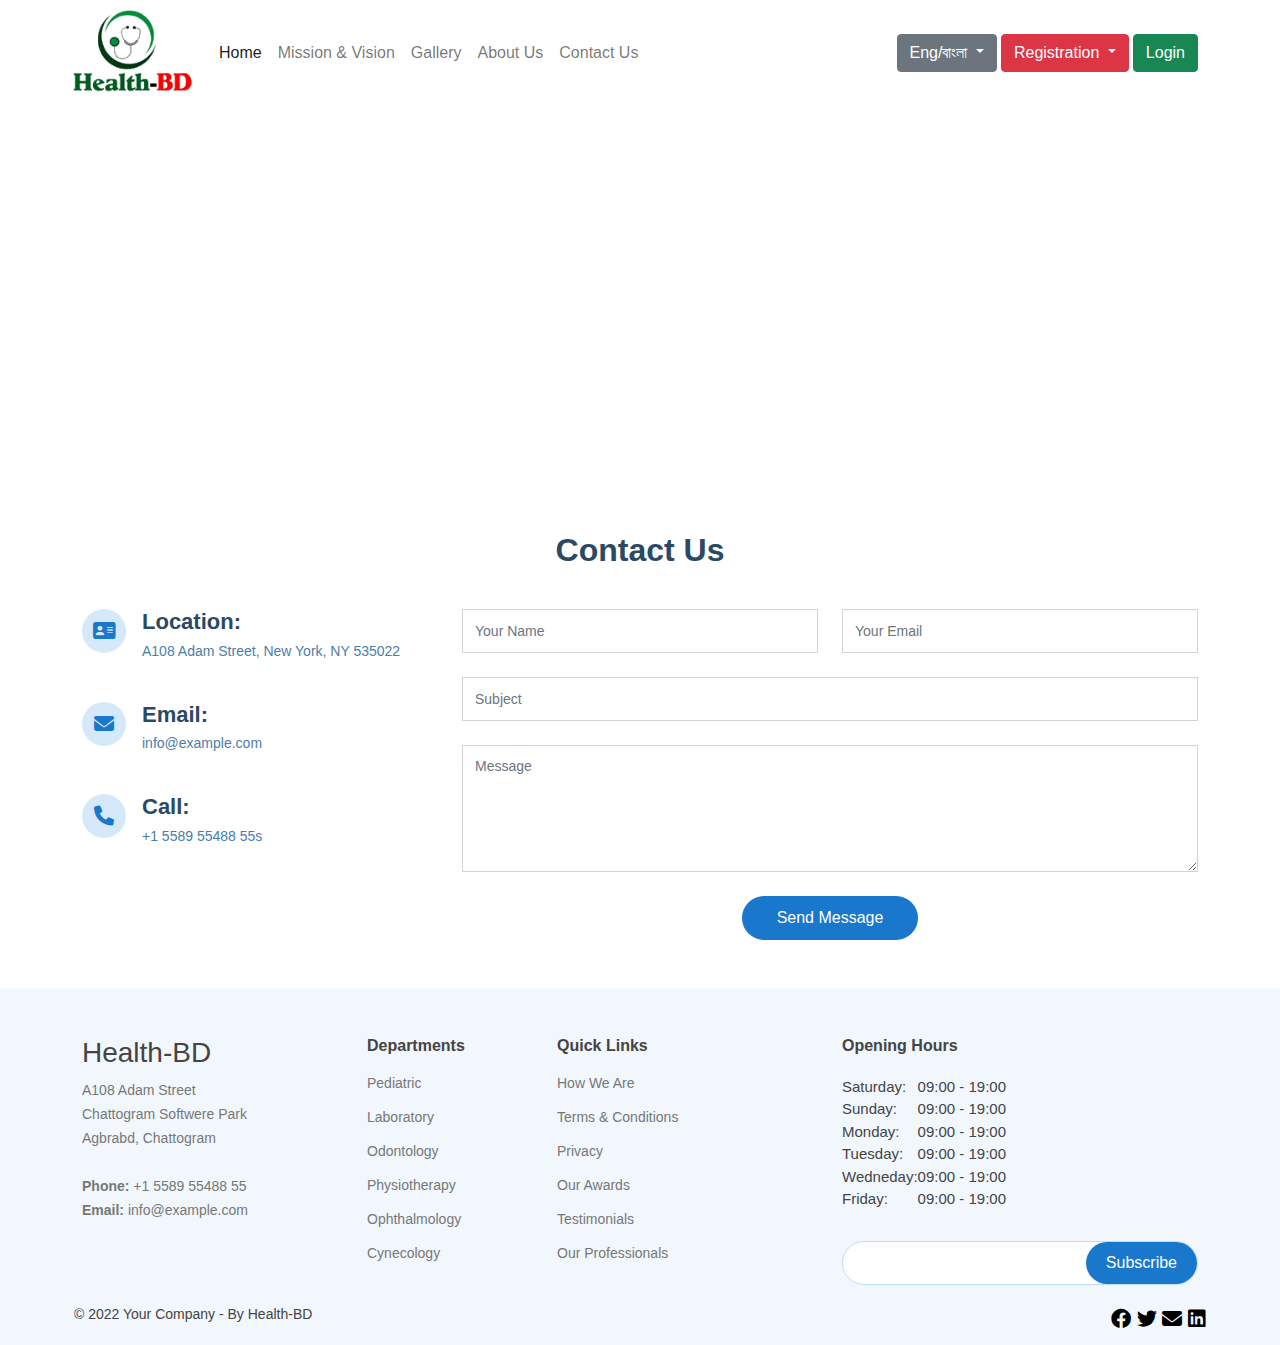
<file: contactus.html>
<!DOCTYPE html>
<html lang="en">

<head>
  <meta charset="UTF-8">
  <meta http-equiv="X-UA-Compatible" content="IE=edge">
  <meta name="viewport" content="width=device-width, initial-scale=1.0">
  <!-- favicon image-->
  <link rel="icon" type="image/x-icon" href="/assets/image/logo/logo1.png">
  <!-- font awesome 6 -->
  <link rel="stylesheet" href="assets/css/all.min.css">
  <!-- gallery -->
  <link rel="stylesheet" href="assets/css/lc_lightbox.css">
  <link rel="stylesheet" href="assets/css/minimal.css">
  <!-- boostrap css -->
  <link rel="stylesheet" href="assets/css/bootstrap.min.css">
  <!-- owl carousel -->
  <link rel="stylesheet" href="assets/css/owl.carousel.min.css">
  <link rel="stylesheet" href="assets/css/owl.theme.default.min.css">
  <!-- stylesheet -->
  <link rel="stylesheet" href="assets/css/style.css">
  <title>E-HealthBD</title>
</head>

<body>
  <header>
    <nav class="navbar navbar-expand-lg navbar-light fixed-top bg-white">
      <div class="container">
        <a class="navbar-brand" href="#">
          <img src="assets/image/logo/logo1.png" alt="image">
        </a>
        <button class="navbar-toggler" type="button" data-bs-toggle="collapse" data-bs-target="#navbarSupportedContent"
          aria-controls="navbarSupportedContent" aria-expanded="false" aria-label="Toggle navigation">
          <span class="navbar-toggler-icon"></span>
        </button>
        <div class="collapse navbar-collapse" id="navbarSupportedContent">
          <ul class="navbar-nav me-auto mb-2 mb-lg-0">
            <li class="nav-item">
              <a class="nav-link active" aria-current="page" href="index.html">Home</a>
            </li>
            <li class="nav-item">
              <a class="nav-link" href="ogranizationlist.html">Mission & Vision</a>
            </li>
            <li class="nav-item">
              <a class="nav-link" href="gallery.html">Gallery</a>
            </li>
            <li class="nav-item">
              <a class="nav-link" href="doctor_detils.html">About Us</a>
            </li>
            <li class="nav-item">
              <a class="nav-link" href="#">Contact Us</a>
            </li>
          </ul>
          <form class="d-flex">
            <div class="btn-group">
              <button type="button" class="btn btn-secondary dropdown-toggle" data-bs-toggle="dropdown"
                aria-expanded="false">
                Eng/বাংলা
              </button>
              <ul class="dropdown-menu">
                <li><a class="dropdown-item" href="doctorlist.html">Bangla</a></li>
                <li><a class="dropdown-item" href="#">English</a></li>
              </ul>
            </div>
            <div class="btn-group ms-1">
              <button type="button" class="btn btn-danger dropdown-toggle" data-bs-toggle="dropdown"
                aria-expanded="false">
                Registration
              </button>
              <ul class="dropdown-menu">
                <li><a class="dropdown-item" href="doctor_reg.html">Doctor</a></li>
                <li><a class="dropdown-item" href="Visitor.html">Visitor</a></li>
                <li><a class="dropdown-item" href="Reg_form2.html">Organizition</a></li>
              </ul>
            </div>
            <div class="ms-1">
              <a href="login.html" class="btn btn-success text-white text-decoration-none">Login</a>
            </div>
          </form>
        </div>
      </div>
    </nav>
  </header>
  <!-- top bar end -->

  <!-- ======= contact Section ======= -->
  <section class="contact container mb-5">
    <div class="col-12 my-auto">
      <iframe
        src="https://www.google.com/maps/embed?pb=!1m18!1m12!1m3!1d3689.7533334266222!2d91.82445031443028!3d22.36294084627043!2m3!1f0!2f0!3f0!3m2!1i1024!2i768!4f13.1!3m3!1m2!1s0x30acd9a96c03c8f5%3A0x312acaa137824f92!2sHealth-BD!5e0!3m2!1sen!2sbd!4v1648650235472!5m2!1sen!2sbd"
        width="100%" height="500" style="border:0;" allowfullscreen="" loading="lazy"
        referrerpolicy="no-referrer-when-downgrade"></iframe>
    </div>
    <div class="section-title mt-4">
      <h2>Contact Us</h2>
    </div>
    <div class="row">
      <div class="col-lg-4">
        <div class="info">
          <div class="address">
            <i class="fa-solid fa-address-card"></i>
            <h4>Location:</h4>
            <p>A108 Adam Street, New York, NY 535022</p>
          </div>

          <div class="email">
            <i class="fa-solid fa-envelope"></i>
            <h4>Email:</h4>
            <p>info@example.com</p>
          </div>

          <div class="phone">
            <i class="fa-solid fa-phone"></i>
            <h4>Call:</h4>
            <p>+1 5589 55488 55s</p>
          </div>
        </div>
      </div>
      <div class="col-lg-8 mt-5 mt-lg-0">
        <form action="forms/contact.php" method="post" class="php-email-form">
          <div class="row">
            <div class="col-md-6 form-group">
              <input type="text" name="name" class="form-control" id="name" placeholder="Your Name" required>
            </div>
            <div class="col-md-6 form-group mt-3 mt-md-0">
              <input type="email" class="form-control" name="email" id="email" placeholder="Your Email" required>
            </div>
          </div>
          <div class="form-group mt-3">
            <input type="text" class="form-control" name="subject" id="subject" placeholder="Subject" required>
          </div>
          <div class="form-group mt-3">
            <textarea class="form-control" name="message" rows="5" placeholder="Message" required></textarea>
          </div>
          <div class="my-3">
            <div class="loading">Loading</div>
            <div class="error-message"></div>
            <div class="sent-message">Your message has been sent. Thank you!</div>
          </div>
          <div class="text-center"><button type="submit">Send Message</button></div>
        </form>
      </div>
    </div>
  </section>

  <!-- ======= footer ======= -->
  <footer id="footer">
    <div class="container footer-top">
      <div class="row">
        <div class="col-lg-3 col-md-6 footer-contact">
          <h3>Health-BD</h3>
          <p>
            A108 Adam Street <br>
            Chattogram Softwere Park<br>
            Agbrabd, Chattogram <br><br>
            <strong>Phone:</strong> +1 5589 55488 55<br>
            <strong>Email:</strong> info@example.com<br>
          </p>
        </div>
        <div class="col-lg-2 col-md-6 footer-links">
          <h4>Departments</h4>
          <ul>
            <li><a href="#">Pediatric</a></li>
            <li><a href="#">Laboratory</a></li>
            <li><a href="#">Odontology</a></li>
            <li><a href="#">Physiotherapy</a></li>
            <li><a href="#">Ophthalmology</a></li>
            <li><a href="#">Cynecology</a></li>
          </ul>
        </div>
        <div class="col-lg-3 col-md-6 footer-links">
          <h4>Quick Links</h4>
          <ul>
            <li><a href="#">How We Are</a></li>
            <li><a href="#">Terms & Conditions</a></li>
            <li><a href="#">Privacy</a></li>
            <li><a href="#">Our Awards</a></li>
            <li><a href="#">Testimonials</a></li>
            <li><a href="#">Our Professionals</a></li>
          </ul>
        </div>
        <div class="col-lg-4 col-md-6 footer-newsletter">
          <h4>Opening Hours</h4>
          <table>
            <tr>
              <td>Saturday:</td>
              <td>09:00 - 19:00</td>
            </tr>
            <tr>
              <td>Sunday:</td>
              <td>09:00 - 19:00</td>
            </tr>
            <tr>
              <td>Monday:</td>
              <td>09:00 - 19:00</td>
            </tr>
            <tr>
              <td>Tuesday:</td>
              <td>09:00 - 19:00</td>
            </tr>
            <tr>
              <td>Wedneday:</td>
              <td>09:00 - 19:00</td>
            </tr>
            <tr>
              <td>Friday:</td>
              <td>09:00 - 19:00</td>
            </tr>
          </table>
          <form action="post" method="post">
            <input type="email" name="email">
            <input type="submit" value="Subscribe">
          </form>
        </div>
        <div class="col-6 p-1">
          <p>© 2022 Your Company - By Health-BD</p>
        </div>
        <div class="col-6 p-1 footer_icon">
          <div class="float-end social">
            <a href="#"><i class="fa-brands fa-facebook"></i></a>
            <a href="#"><i class="fa-brands fa-twitter"></i></a>
            <a href="#"><i class="fa-solid fa-envelope"></i></a>
            <a href="#"><i class="fa-brands fa-linkedin"></i></a>
          </div>
        </div>
      </div>
    </div>

  </footer>
  <!-- end Footer -->

  <div id="preloader"></div>
  <a href="#" class="back-to-top d-flex align-items-center justify-content-center"><i
      class="bi bi-arrow-up-short"></i></a>

  <!-- owl carousel js -->
  <script src="assets/js/jquery-3.6.0.min.js"></script>
  <script src="assets/js/owl.carousel.min.js"></script>
  <!-- bootstrap js -->
  <script src="assets/js/bootstrap.min.js"></script>
  <!-- bootstrap js -->
  <script src="assets/js/purecounter.js"></script>
  <!-- Gallary -->
  <script src="assets/js/lc_lightbox.lite.js"></script>

</body>

</html>
</file>
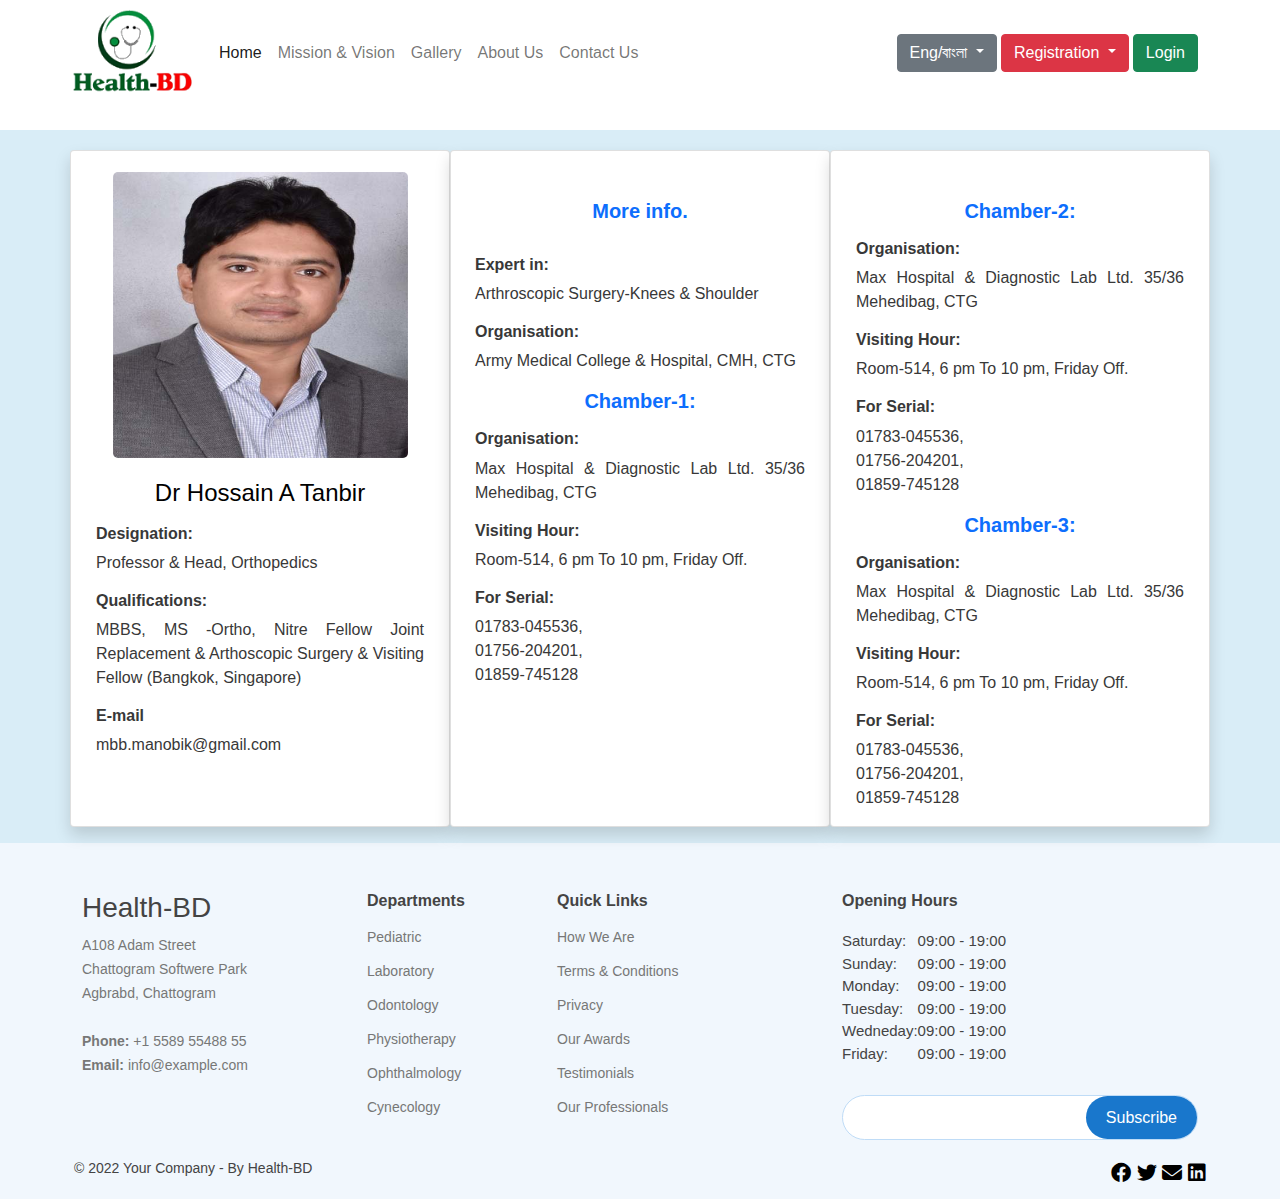
<file: doctor_detils.html>
<!DOCTYPE html>
<html lang="en">

<head>
  <meta charset="UTF-8">
  <meta http-equiv="X-UA-Compatible" content="IE=edge">
  <meta name="viewport" content="width=device-width, initial-scale=1.0">
  <!-- favicon image-->
  <link rel="icon" type="image/x-icon" href="/assets/image/logo/logo1.png">
  <!-- font awesome 6 -->
  <link rel="stylesheet" href="assets/css/all.min.css">
  <!-- gallery -->
  <link rel="stylesheet" href="assets/css/lc_lightbox.css">
  <link rel="stylesheet" href="assets/css/minimal.css">
  <!-- boostrap css -->
  <link rel="stylesheet" href="assets/css/bootstrap.min.css">
  <!-- owl carousel -->
  <link rel="stylesheet" href="assets/css/owl.carousel.min.css">
  <link rel="stylesheet" href="assets/css/owl.theme.default.min.css">
  <!-- stylesheet -->
  <link rel="stylesheet" href="assets/css/style.css">
  <title>E-HealthBD</title>
</head>

<body>
  <header>
    <nav class="navbar navbar-expand-lg navbar-light fixed-top bg-white">
      <div class="container">
        <a class="navbar-brand" href="#">
          <img src="assets/image/logo/logo1.png" alt="image">
        </a>
        <button class="navbar-toggler" type="button" data-bs-toggle="collapse" data-bs-target="#navbarSupportedContent"
          aria-controls="navbarSupportedContent" aria-expanded="false" aria-label="Toggle navigation">
          <span class="navbar-toggler-icon"></span>
        </button>
        <div class="collapse navbar-collapse" id="navbarSupportedContent">
          <ul class="navbar-nav me-auto mb-2 mb-lg-0">
            <li class="nav-item">
              <a class="nav-link active" aria-current="page" href="index.html">Home</a>
            </li>
            <li class="nav-item">
              <a class="nav-link" href="ogranizationlist.html">Mission & Vision</a>
            </li>
            <li class="nav-item">
              <a class="nav-link" href="gallery.html">Gallery</a>
            </li>
            <li class="nav-item">
              <a class="nav-link" href="doctor_detils.html">About Us</a>
            </li>
            <li class="nav-item">
              <a class="nav-link" href="contactus.html">Contact Us</a>
            </li>
          </ul>
          <form class="d-flex">
            <div class="btn-group">
              <button type="button" class="btn btn-secondary dropdown-toggle" data-bs-toggle="dropdown"
                aria-expanded="false">
                Eng/বাংলা
              </button>
              <ul class="dropdown-menu">
                <li><a class="dropdown-item" href="doctorlist.html">Bangla</a></li>
                <li><a class="dropdown-item" href="#">English</a></li>
              </ul>
            </div>
            <div class="btn-group ms-1">
              <button type="button" class="btn btn-danger dropdown-toggle" data-bs-toggle="dropdown"
                aria-expanded="false">
                Registration
              </button>
              <ul class="dropdown-menu">
                <li><a class="dropdown-item" href="doctor_reg.html">Doctor</a></li>
                <li><a class="dropdown-item" href="Visitor.html">Visitor</a></li>
                <li><a class="dropdown-item" href="Reg_form2.html">Organizition</a></li>
              </ul>
            </div>
            <div class="ms-1">
              <a href="login.html" class="btn btn-success text-white text-decoration-none">Login</a>
            </div>
          </form>
        </div>
      </div>
    </nav>
  </header>
  <!-- top bar end -->

  <!-- Top Bar End -->
  <section class="dorctr_pofile">
    <div class="container">
      <div class="row">
        <div class="col-lg-4 col-12 inner_section card mb-3 shadow">
          <img src="assets/image/doctors/dr.tanbir.jpg" class="img-fluid" alt="">
          <h4 class="card-title text-center"><a href="#">Dr Hossain A Tanbir</a></h4>
          <h6 class="fw-bold mt-2">Designation:</h6>
          <p>Professor & Head, Orthopedics</p>
          <h6 class="fw-bold">Qualifications:</h6>
          <p>MBBS, MS -Ortho, Nitre Fellow Joint Replacement & Arthoscopic Surgery & Visiting Fellow (Bangkok,
            Singapore)</p>
          <h6 class="fw-bold">E-mail</h6>
          <p>mbb.manobik@gmail.com</p>
          <div class="float-end social">
            <a href="#"><i class="ri-facebook-fill"></i></a>
            <a href="#"><i class="ri-twitter-fill"></i></a>
            <a href="#"><i class="ri-mail-line"></i></a>
            <a href="#"> <i class="ri-linkedin-box-fill"></i></a>
          </div>
        </div>
        <div class="col-lg-4 col-12 inner_section card p-4 mb-3 shadow">
          <h5 class=" fw-bold mt-4 text-center text-primary">More info.</h5>
          <h6 class="fw-bold mt-4">Expert in:</h6>
          <p>Arthroscopic Surgery-Knees & Shoulder</p>
          <h6 class="fw-bold">Organisation:</h6>
          <p>Army Medical College & Hospital, CMH, CTG</p>
          <h5 class="fw-bold text-primary text-center mb-3">Chamber-1:</h5>
          <h6 class="fw-bold">Organisation:</h6>
          <p>Max Hospital & Diagnostic Lab Ltd. 35/36 Mehedibag, CTG</p>
          <h6 class="fw-bold">Visiting Hour:</h6>
          <p>Room-514, 6 pm To 10 pm, Friday Off.</p>
          <h6 class="fw-bold">For Serial:</h6>
          <p>01783-045536,<br> 01756-204201,<br> 01859-745128</p>
        </div>
        <div class="col-lg-4 col-12 inner_section card pt-5 mb-3 shadow">
          <h5 class="fw-bold text-primary text-center mb-3">Chamber-2:</h5>
          <h6 class="fw-bold">Organisation:</h6>
          <p>Max Hospital & Diagnostic Lab Ltd. 35/36 Mehedibag, CTG</p>
          <h6 class="fw-bold">Visiting Hour:</h6>
          <p>Room-514, 6 pm To 10 pm, Friday Off.</p>
          <h6 class="fw-bold">For Serial:</h6>
          <p>01783-045536,<br> 01756-204201,<br> 01859-745128</p>

          <h5 class="fw-bold text-primary text-center mb-3">Chamber-3:</h5>
          <h6 class="fw-bold">Organisation:</h6>
          <p>Max Hospital & Diagnostic Lab Ltd. 35/36 Mehedibag, CTG</p>
          <h6 class="fw-bold">Visiting Hour:</h6>
          <p>Room-514, 6 pm To 10 pm, Friday Off.</p>
          <h6 class="fw-bold">For Serial:</h6>
          <p>01783-045536,<br> 01756-204201,<br> 01859-745128</p>
        </div>
      </div>
    </div>
  </section>
  <!-- ======= footer ======= -->
  <footer id="footer">
    <div class="container footer-top">
      <div class="row">
        <div class="col-lg-3 col-md-6 footer-contact">
          <h3>Health-BD</h3>
          <p>
            A108 Adam Street <br>
            Chattogram Softwere Park<br>
            Agbrabd, Chattogram <br><br>
            <strong>Phone:</strong> +1 5589 55488 55<br>
            <strong>Email:</strong> info@example.com<br>
          </p>
        </div>
        <div class="col-lg-2 col-md-6 footer-links">
          <h4>Departments</h4>
          <ul>
            <li><a href="#">Pediatric</a></li>
            <li><a href="#">Laboratory</a></li>
            <li><a href="#">Odontology</a></li>
            <li><a href="#">Physiotherapy</a></li>
            <li><a href="#">Ophthalmology</a></li>
            <li><a href="#">Cynecology</a></li>
          </ul>
        </div>
        <div class="col-lg-3 col-md-6 footer-links">
          <h4>Quick Links</h4>
          <ul>
            <li><a href="#">How We Are</a></li>
            <li><a href="#">Terms & Conditions</a></li>
            <li><a href="#">Privacy</a></li>
            <li><a href="#">Our Awards</a></li>
            <li><a href="#">Testimonials</a></li>
            <li><a href="#">Our Professionals</a></li>
          </ul>
        </div>
        <div class="col-lg-4 col-md-6 footer-newsletter">
          <h4>Opening Hours</h4>
          <table>
            <tr>
              <td>Saturday:</td>
              <td>09:00 - 19:00</td>
            </tr>
            <tr>
              <td>Sunday:</td>
              <td>09:00 - 19:00</td>
            </tr>
            <tr>
              <td>Monday:</td>
              <td>09:00 - 19:00</td>
            </tr>
            <tr>
              <td>Tuesday:</td>
              <td>09:00 - 19:00</td>
            </tr>
            <tr>
              <td>Wedneday:</td>
              <td>09:00 - 19:00</td>
            </tr>
            <tr>
              <td>Friday:</td>
              <td>09:00 - 19:00</td>
            </tr>
          </table>
          <form action="post" method="post">
            <input type="email" name="email">
            <input type="submit" value="Subscribe">
          </form>
        </div>
        <div class="col-6 p-1">
          <p>© 2022 Your Company - By Health-BD</p>
        </div>
        <div class="col-6 p-1 footer_icon">
          <div class="float-end social">
            <a href="#"><i class="fa-brands fa-facebook"></i></a>
            <a href="#"><i class="fa-brands fa-twitter"></i></a>
            <a href="#"><i class="fa-solid fa-envelope"></i></a>
            <a href="#"><i class="fa-brands fa-linkedin"></i></a>
          </div>
        </div>
      </div>
    </div>

  </footer>
  <!-- end Footer -->

  <div id="preloader"></div>
  <a href="#" class="back-to-top d-flex align-items-center justify-content-center"><i
      class="bi bi-arrow-up-short"></i></a>

  <!-- owl carousel js -->
  <script src="assets/js/jquery-3.6.0.min.js"></script>
  <script src="assets/js/owl.carousel.min.js"></script>
  <!-- bootstrap js -->
  <script src="assets/js/bootstrap.min.js"></script>
  <!-- bootstrap js -->
  <script src="assets/js/purecounter.js"></script>
  <!-- Gallary -->
  <script src="assets/js/lc_lightbox.lite.js"></script>

</body>

</html>
</file>
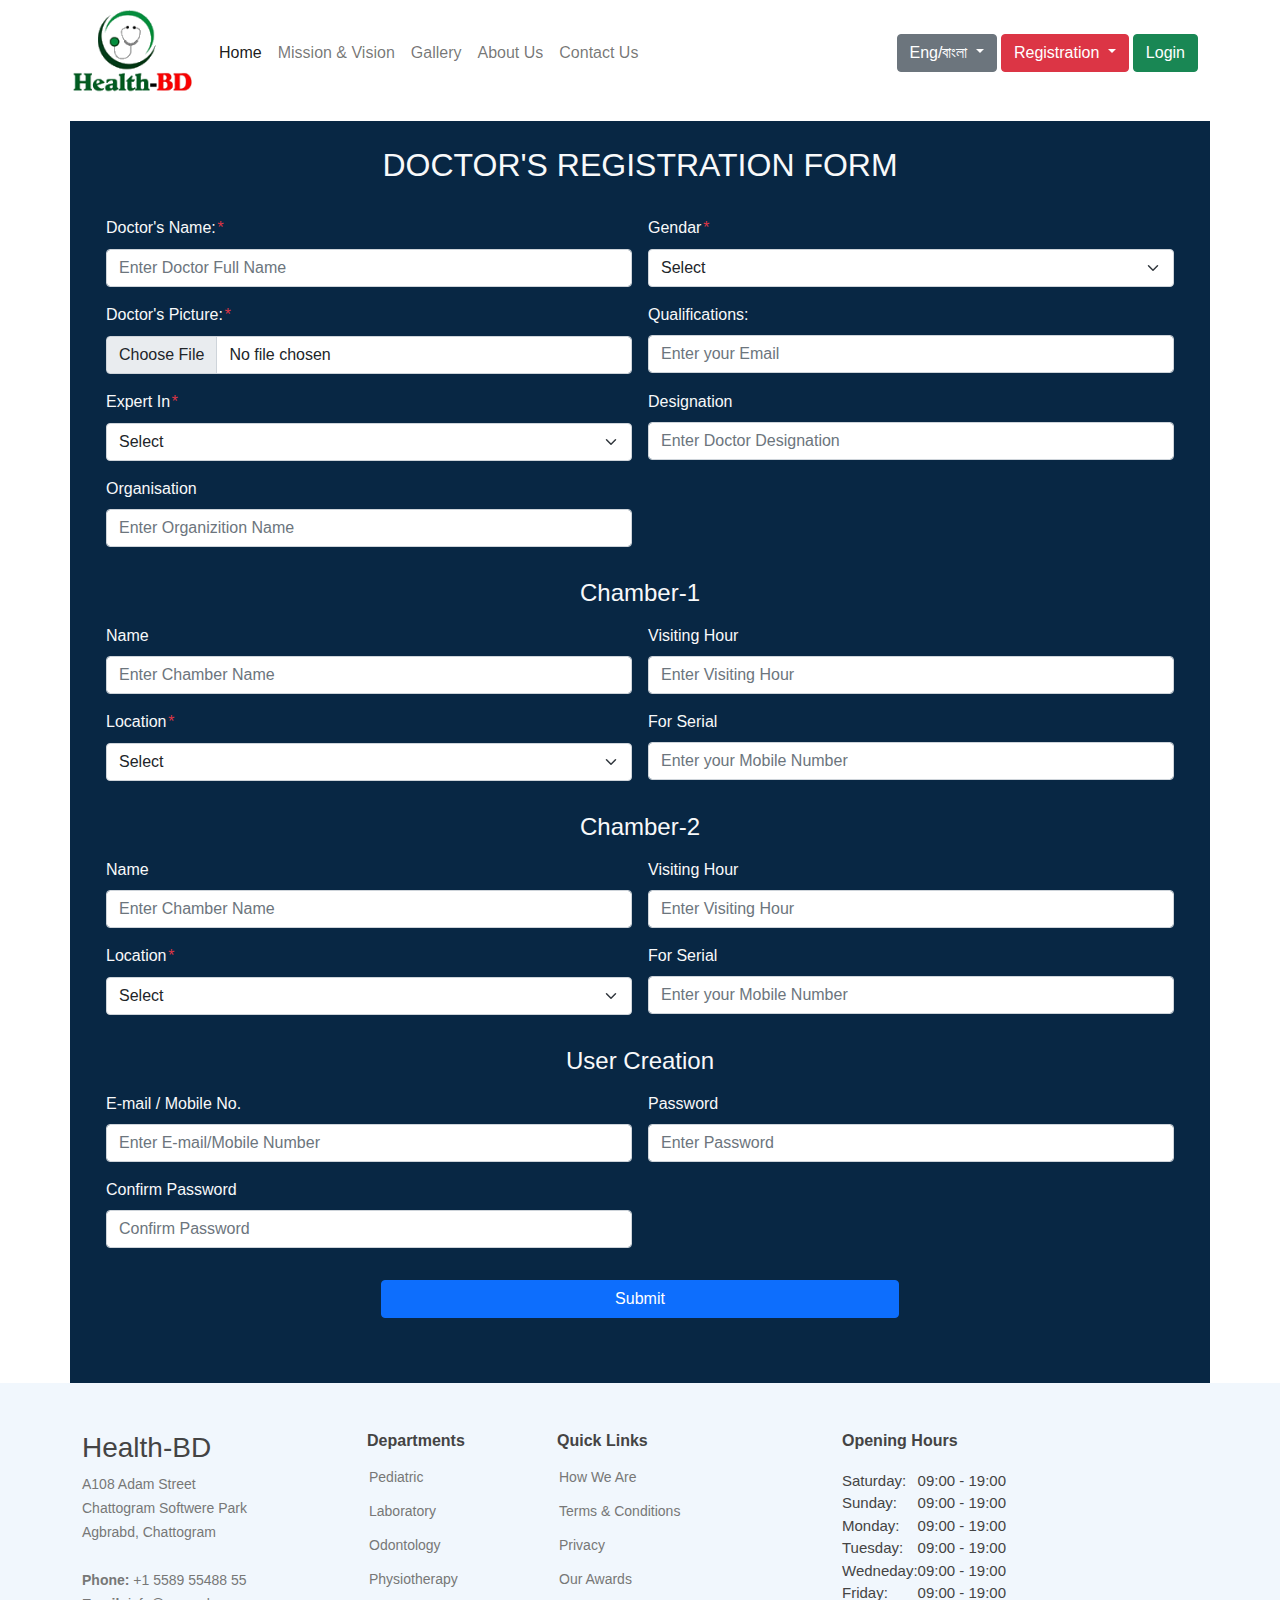
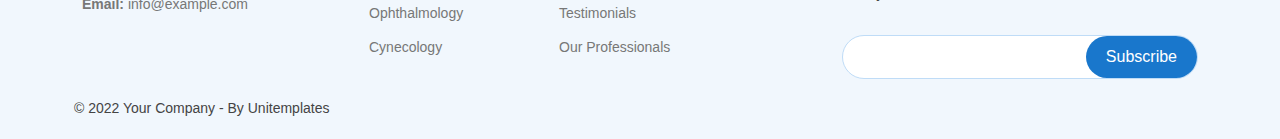
<file: doctor_reg.html>
<!DOCTYPE html>
<html lang="en">

<head>
  <meta charset="UTF-8">
  <meta http-equiv="X-UA-Compatible" content="IE=edge">
  <meta name="viewport" content="width=device-width, initial-scale=1.0">
  <!-- favicon image-->
  <link rel="icon" type="image/x-icon" href="/assets/image/logo/logo1.png">
  <!-- font awesome 6 -->
  <link rel="stylesheet" href="assets/css/all.min.css">
  <!-- gallery -->
  <link rel="stylesheet" href="assets/css/lc_lightbox.css">
  <link rel="stylesheet" href="assets/css/minimal.css">
  <!-- boostrap css -->
  <link rel="stylesheet" href="assets/css/bootstrap.min.css">
  <!-- owl carousel -->
  <link rel="stylesheet" href="assets/css/owl.carousel.min.css">
  <link rel="stylesheet" href="assets/css/owl.theme.default.min.css">
  <!-- stylesheet -->
  <link rel="stylesheet" href="assets/css/style.css">
  <title>E-HealthBD</title>
</head>

<body>
  <header>
    <nav class="navbar navbar-expand-lg navbar-light fixed-top bg-white">
      <div class="container">
        <a class="navbar-brand" href="#">
          <img src="assets/image/logo/logo1.png" alt="image">
        </a>
        <button class="navbar-toggler" type="button" data-bs-toggle="collapse" data-bs-target="#navbarSupportedContent"
          aria-controls="navbarSupportedContent" aria-expanded="false" aria-label="Toggle navigation">
          <span class="navbar-toggler-icon"></span>
        </button>
        <div class="collapse navbar-collapse" id="navbarSupportedContent">
          <ul class="navbar-nav me-auto mb-2 mb-lg-0">
            <li class="nav-item">
              <a class="nav-link active" aria-current="page" href="index.html">Home</a>
            </li>
            <li class="nav-item">
              <a class="nav-link" href="ogranizationlist.html">Mission & Vision</a>
            </li>
            <li class="nav-item">
              <a class="nav-link" href="gallery.html">Gallery</a>
            </li>
            <li class="nav-item">
              <a class="nav-link" href="doctor_detils.html">About Us</a>
            </li>
            <li class="nav-item">
              <a class="nav-link" href="contactus.html">Contact Us</a>
            </li>
          </ul>
          <form class="d-flex">
            <div class="btn-group">
              <button type="button" class="btn btn-secondary dropdown-toggle" data-bs-toggle="dropdown"
                aria-expanded="false">
                Eng/বাংলা
              </button>
              <ul class="dropdown-menu">
                <li><a class="dropdown-item" href="doctorlist.html">Bangla</a></li>
                <li><a class="dropdown-item" href="#">English</a></li>
              </ul>
            </div>
            <div class="btn-group ms-1">
              <button type="button" class="btn btn-danger dropdown-toggle" data-bs-toggle="dropdown"
                aria-expanded="false">
                Registration
              </button>
              <ul class="dropdown-menu">
                <li><a class="dropdown-item" href="doctor_reg.html">Doctor</a></li>
                <li><a class="dropdown-item" href="Visitor.html">Visitor</a></li>
                <li><a class="dropdown-item" href="Reg_form2.html">Organizition</a></li>
              </ul>
            </div>
            <div class="ms-1">
              <a href="login.html" class="btn btn-success text-white text-decoration-none">Login</a>
            </div>
          </form>
        </div>
      </div>
    </nav>
  </header>
  <!-- top bar end -->


  <div class="container doctorreg_section">
    <div class="col-12">
      <h2 class="text-light">DOCTOR'S REGISTRATION FORM</h2>
    </div>
    <form action="forms/appointment.php" method="post" class="php-email-form px-4">
      <div class="row text-light card-body">
        <div class=" col-lg-6 col-12 p-2">
          <label for="inputname" class="form-label">Doctor's Name:<samp class="text-danger">*</samp></label>
          <input type="text" class="form-control" required id="inputname" placeholder="Enter Doctor Full Name">
        </div>
        <div class="col-lg-6 col-12 p-2">
          <label for="inputState" class="form-label">Gendar<samp class="text-danger">*</samp></label>
          <select id="inputState" class="form-select">
            <option selected>Select</option>
            <option>Male</option>
            <option>Femaile</option>
          </select>
        </div>
        <div class="col-lg-6 col-12 p-2">
          <label for="inputpic" class="form-label">Doctor's Picture:<samp class="text-danger">*</samp></label>
          <input type="file" class="form-control" required id="inputpic">
        </div>
        <div class="col-lg-6 col-12 p-2">
          <label for="inputquaifi" class="form-label">Qualifications:</label>
          <input type="text" class="form-control" id="inputquaifi" placeholder="Enter your Email">
        </div>
        <div class="col-lg-6 col-12 p-2">
          <label for="inputexpert" class="form-label">Expert In<samp class="text-danger">*</samp></label>
          <select id="inputexpert" class="form-select">
            <option selected>Select</option>
            <option>Option 1</option>
            <option>Option 2</option>
            <option>Option 3</option>
            <option>Option 4</option>
            <option>Option 5</option>
          </select>
        </div>
        <div class="col-lg-6 col-12 p-2">
          <label for="inputdesination" class="form-label">Designation</label>
          <input type="text" class="form-control" id="inputdesination" placeholder="Enter Doctor Designation">
        </div>
        <div class="col-lg-6 col-12 p-2">
          <label for="inputorg" class="form-label">Organisation</label>
          <input type="text" class="form-control" id="inputorg" placeholder="Enter Organizition Name">
        </div>
        <div class="col-lg-12 text-center mt-4">
          <h4>Chamber-1</h4>
        </div>
        <div class="col-lg-6 col-12 p-2">
          <label for="inputnme1" class="form-label">Name</label>
          <input type="text" class="form-control" id="inputnme1" placeholder="Enter Chamber Name">
        </div>
        <div class="col-lg-6 col-12 p-2">
          <label for="inputhour1" class="form-label">Visiting Hour</label>
          <input type="text" class="form-control" id="inputhour1" placeholder="Enter Visiting Hour">
        </div>
        <div class="col-lg-6 col-12 p-2">
          <label for="inputlocatin1" class="form-label">Location<samp class="text-danger">*</samp></label>
          <select id="inputlocatin1" class="form-select">
            <option selected>Select</option>
            <option>Option 1</option>
            <option>Option 2</option>
            <option>Option 3</option>
            <option>Option 4</option>
            <option>Option 5</option>
          </select>
        </div>
        <div class="col-lg-6 col-12 p-2">
          <label for="inputserial1" class="form-label">For Serial</label>
          <input type="number" class="form-control" id="inputserial1" placeholder="Enter your Mobile Number">
        </div>
        <div class="col-lg-12 text-center mt-4">
          <h4>Chamber-2</h4>
        </div>
        <div class="col-lg-6 col-12 p-2">
          <label for="inputname2" class="form-label">Name</label>
          <input type="text" class="form-control" id="inputname2" placeholder="Enter Chamber Name">
        </div>
        <div class="col-lg-6 col-12 p-2">
          <label for="inputvisitin2" class="form-label">Visiting Hour</label>
          <input type="text" class="form-control" id="inputvisitin2" placeholder="Enter Visiting Hour">
        </div>
        <div class="col-lg-6 col-12 p-2">
          <label for="inputlocation2" class="form-label">Location<samp class="text-danger">*</samp></label>
          <select id="inputlocation2" class="form-select">
            <option selected>Select</option>
            <option>Option 1</option>
            <option>Option 2</option>
            <option>Option 3</option>
            <option>Option 4</option>
            <option>Option 5</option>
          </select>
        </div>
        <div class="col-lg-6 col-12 p-2">
          <label for="inputserial2" class="form-label">For Serial</label>
          <input type="number" class="form-control" id="inputserial2" placeholder="Enter your Mobile Number">
        </div>
        <div class="col-lg-12 text-center mt-4">
          <h4>User Creation</h4>
        </div>
        <div class="col-lg-6 col-12 p-2">
          <label for="inputemail2" class="form-label">E-mail / Mobile No.</label>
          <input type="email" class="form-control" id="inputemail2" placeholder="Enter E-mail/Mobile Number">
        </div>
        <div class="col-lg-6 col-12 p-2">
          <label for="inputpass2" class="form-label">Password</label>
          <input type="password" class="form-control" id="inputpass2" placeholder="Enter Password">
        </div>
        <div class="col-lg-6 col-12 p-2">
          <label for="inputcomfirmp" class="form-label">Confirm Password</label>
          <input type="password" class="form-control" id="inputcomfirmp" placeholder="Confirm Password">
        </div>
        <div class="col-lg-12 col-12 p-4 text-center">
          <div class="d-grid col-6 mx-auto">
            <button class="btn btn-primary" type="button">Submit</button>
          </div>
        </div>
      </div>
    </form>
  </div>
  <!-- Appointment Section End -->
  <!-- ======= Footer ======= -->
  <footer id="footer">
    <div class="container footer-top">
      <div class="row">
        <div class="col-lg-3 col-md-6 footer-contact">
          <h3>Health-BD</h3>
          <p>
            A108 Adam Street <br>
            Chattogram Softwere Park<br>
            Agbrabd, Chattogram <br><br>
            <strong>Phone:</strong> +1 5589 55488 55<br>
            <strong>Email:</strong> info@example.com<br>
          </p>
        </div>
        <div class="col-lg-2 col-md-6 footer-links">
          <h4>Departments</h4>
          <ul>
            <li><i class="bx bx-chevron-right"></i> <a href="#">Pediatric</a></li>
            <li><i class="bx bx-chevron-right"></i> <a href="#">Laboratory</a></li>
            <li><i class="bx bx-chevron-right"></i> <a href="#">Odontology</a></li>
            <li><i class="bx bx-chevron-right"></i> <a href="#">Physiotherapy</a></li>
            <li><i class="bx bx-chevron-right"></i> <a href="#">Ophthalmology</a></li>
            <li><i class="bx bx-chevron-right"></i> <a href="#">Cynecology</a></li>
          </ul>
        </div>
        <div class="col-lg-3 col-md-6 footer-links">
          <h4>Quick Links</h4>
          <ul>
            <li><i class="bx bx-chevron-right"></i> <a href="#">How We Are</a></li>
            <li><i class="bx bx-chevron-right"></i> <a href="#">Terms & Conditions</a></li>
            <li><i class="bx bx-chevron-right"></i> <a href="#">Privacy</a></li>
            <li><i class="bx bx-chevron-right"></i> <a href="#">Our Awards</a></li>
            <li><i class="bx bx-chevron-right"></i> <a href="#">Testimonials</a></li>
            <li><i class="bx bx-chevron-right"></i> <a href="#">Our Professionals</a></li>
          </ul>
        </div>
        <div class="col-lg-4 col-md-6 footer-newsletter">
          <h4>Opening Hours</h4>
          <table>
            <tr>
              <td>Saturday:</td>
              <td>09:00 - 19:00</td>
            </tr>
            <tr>
              <td>Sunday:</td>
              <td>09:00 - 19:00</td>
            </tr>
            <tr>
              <td>Monday:</td>
              <td>09:00 - 19:00</td>
            </tr>
            <tr>
              <td>Tuesday:</td>
              <td>09:00 - 19:00</td>
            </tr>
            <tr>
              <td>Wedneday:</td>
              <td>09:00 - 19:00</td>
            </tr>
            <tr>
              <td>Friday:</td>
              <td>09:00 - 19:00</td>
            </tr>
          </table>
          <form action="#" method="post">
            <input type="email" name="email">
            <input type="submit" value="Subscribe">
          </form>
        </div>
        <div class="col-6 p-1">
          <p>© 2022 Your Company - By Unitemplates</p>
        </div>
        <div class="col-6 p-1 footer_icon">
          <div class="float-end social">
            <a href="#"><i class="ri-facebook-fill"></i></a>
            <a href="#"><i class="ri-twitter-fill"></i></a>
            <a href="#"><i class="ri-mail-line"></i></a>
            <a href="#"> <i class="ri-linkedin-box-fill"></i></a>
          </div>
        </div>
      </div>
    </div>

  </footer>
  <!-- End Footer -->

  <div id="preloader"></div>
  <a href="#" class="back-to-top d-flex align-items-center justify-content-center"><i
      class="bi bi-arrow-up-short"></i></a>


  <!-- owl carousel js -->
  <script src="assets/js/jquery-3.6.0.min.js"></script>
  <script src="assets/js/owl.carousel.min.js"></script>
  <!-- bootstrap js -->
  <script src="assets/js/bootstrap.min.js"></script>
  <!-- bootstrap js -->
  <script src="assets/js/purecounter.js"></script>
  <!-- Gallary -->
  <script src="assets/js/lc_lightbox.lite.js"></script>

</body>

</html>
</file>
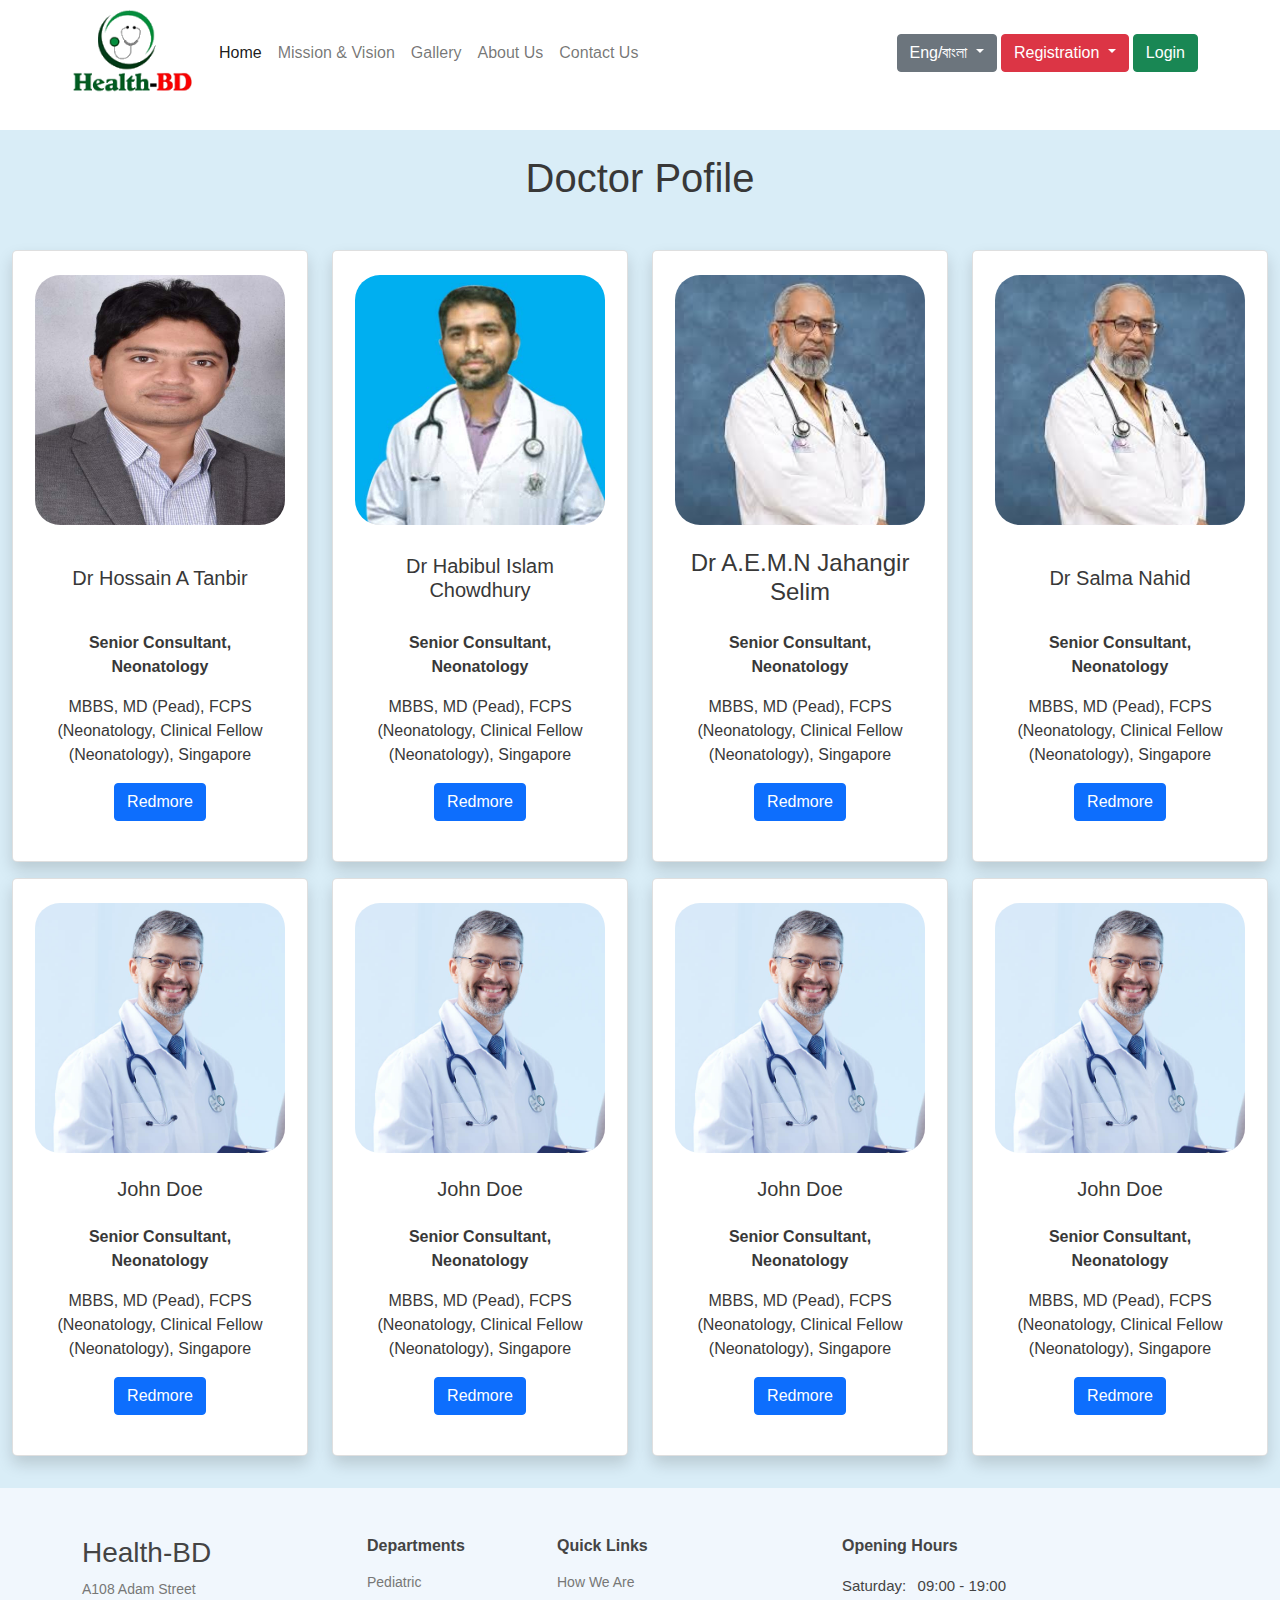
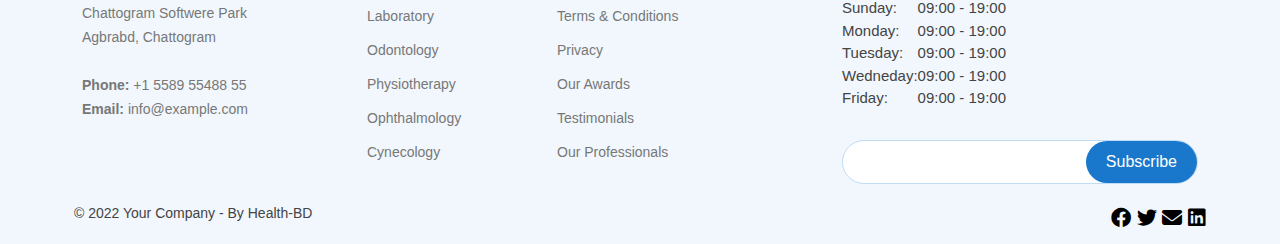
<file: doctorlist.html>
<!DOCTYPE html>
<html lang="en">

<head>
  <meta charset="UTF-8">
  <meta http-equiv="X-UA-Compatible" content="IE=edge">
  <meta name="viewport" content="width=device-width, initial-scale=1.0">
  <!-- favicon image-->
  <link rel="icon" type="image/x-icon" href="/assets/image/logo/logo1.png">
  <!-- font awesome 6 -->
  <link rel="stylesheet" href="assets/css/all.min.css">
  <!-- gallery -->
  <link rel="stylesheet" href="assets/css/lc_lightbox.css">
  <link rel="stylesheet" href="assets/css/minimal.css">
  <!-- boostrap css -->
  <link rel="stylesheet" href="assets/css/bootstrap.min.css">
  <!-- owl carousel -->
  <link rel="stylesheet" href="assets/css/owl.carousel.min.css">
  <link rel="stylesheet" href="assets/css/owl.theme.default.min.css">
  <!-- stylesheet -->
  <link rel="stylesheet" href="assets/css/style.css">
  <title>E-HealthBD</title>
</head>

<body>
  <header>
    <nav class="navbar navbar-expand-lg navbar-light fixed-top bg-white">
      <div class="container">
        <a class="navbar-brand" href="#">
          <img src="assets/image/logo/logo1.png" alt="image">
        </a>
        <button class="navbar-toggler" type="button" data-bs-toggle="collapse" data-bs-target="#navbarSupportedContent"
          aria-controls="navbarSupportedContent" aria-expanded="false" aria-label="Toggle navigation">
          <span class="navbar-toggler-icon"></span>
        </button>
        <div class="collapse navbar-collapse" id="navbarSupportedContent">
          <ul class="navbar-nav me-auto mb-2 mb-lg-0">
            <li class="nav-item">
              <a class="nav-link active" aria-current="page" href="#">Home</a>
            </li>
            <li class="nav-item">
              <a class="nav-link" href="ogranizationlist.html">Mission & Vision</a>
            </li>
            <li class="nav-item">
              <a class="nav-link" href="gallery.html">Gallery</a>
            </li>
            <li class="nav-item">
              <a class="nav-link" href="doctor_detils.html">About Us</a>
            </li>
            <li class="nav-item">
              <a class="nav-link" href="contactus.html">Contact Us</a>
            </li>
          </ul>
          <form class="d-flex">
            <div class="btn-group">
              <button type="button" class="btn btn-secondary dropdown-toggle" data-bs-toggle="dropdown"
                aria-expanded="false">
                Eng/বাংলা
              </button>
              <ul class="dropdown-menu">
                <li><a class="dropdown-item" href="doctorlist.html">Bangla</a></li>
                <li><a class="dropdown-item" href="#">English</a></li>
              </ul>
            </div>
            <div class="btn-group ms-1">
              <button type="button" class="btn btn-danger dropdown-toggle" data-bs-toggle="dropdown"
                aria-expanded="false">
                Registration
              </button>
              <ul class="dropdown-menu">
                <li><a class="dropdown-item" href="doctor_reg.html">Doctor</a></li>
                <li><a class="dropdown-item" href="Visitor.html">Visitor</a></li>
                <li><a class="dropdown-item" href="Reg_form2.html">Organizition</a></li>
              </ul>
            </div>
            <div class="ms-1">
              <a href="login.html" class="btn btn-success text-white text-decoration-none">Login</a>
            </div>
          </form>
        </div>
      </div>
    </nav>
  </header>
  <!-- top bar end -->

  <!-- Top Bar End -->
  <div id="doctormain_section" class="container-fluid">
    <h1 class="text-center p-4">Doctor Pofile</h1>
    <div class="row py-3">
      <div class="col-lg-3 col-md-6 text-center mb-3">
        <div class="doctor_section card p-4 Larger shadow">
          <img src="assets/image/doctors/dr.tanbir.jpg" class="img-fluid" alt="">
          <h5 class="card-title mt-4">Dr Hossain A Tanbir</h5>
          <div class="">
            <div class="card-body">
              <p class="card-text fw-bold">Senior Consultant, Neonatology </p>
              <p class="card-text">MBBS, MD (Pead), FCPS (Neonatology, Clinical Fellow (Neonatology), Singapore </p>
              <a href="#" class="btn btn-primary">Redmore</a>
            </div>
          </div>
        </div>
      </div>
      <div class="col-lg-3 col-md-6 text-center mb-3">
        <div class="doctor_section card p-4 Larger shadow">
          <img src="assets/image/doctors/habibur.jpg" class="img-fluid" alt="">
          <h5 class="card-title mt-4">Dr Habibul Islam Chowdhury</h5>
          <div class="">
            <div class="card-body">
              <p class="card-text fw-bold">Senior Consultant, Neonatology </p>
              <p class="card-text">MBBS, MD (Pead), FCPS (Neonatology, Clinical Fellow (Neonatology), Singapore </p>
              <a href="#" class="btn btn-primary">Redmore</a>
            </div>
          </div>
        </div>
      </div>
      <div class="col-lg-3 col-md-6 text-center mb-3">
        <div class="doctor_section card p-4 Larger shadow">
          <img src="assets/image/doctors/selim.jpg" class="img-fluid" alt="">
          <h4 class="card-title mt-4">Dr A.E.M.N Jahangir Selim</h4>
          <div class="">
            <div class="card-body">
              <p class="card-text fw-bold">Senior Consultant, Neonatology </p>
              <p class="card-text">MBBS, MD (Pead), FCPS (Neonatology, Clinical Fellow (Neonatology), Singapore </p>
              <a href="#" class="btn btn-primary">Redmore</a>
            </div>
          </div>
        </div>
      </div>
      <div class="col-lg-3 col-md-6 text-center mb-3">
        <div class="doctor_section card p-4 Larger shadow">
          <img src="assets/image/doctors/selim.jpg" class="img-fluid" alt="">
          <h5 class="card-title mt-4">Dr Salma Nahid</h5>
          <div class="">
            <div class="card-body">
              <p class="card-text fw-bold">Senior Consultant, Neonatology </p>
              <p class="card-text">MBBS, MD (Pead), FCPS (Neonatology, Clinical Fellow (Neonatology), Singapore </p>
              <a href="#" class="btn btn-primary">Redmore</a>
            </div>
          </div>
        </div>
      </div>
      <div class="col-lg-3 col-md-6 text-center mb-3">
        <div class="doctor_section card p-4 Larger shadow">
          <img src="assets/image/doctors/doctors-1.jpg" class="img-fluid" alt="">
          <h5 class="card-title mt-4">John Doe</h5>
          <div class="">
            <div class="card-body">
              <p class="card-text fw-bold">Senior Consultant, Neonatology </p>
              <p class="card-text">MBBS, MD (Pead), FCPS (Neonatology, Clinical Fellow (Neonatology), Singapore </p>
              <a href="#" class="btn btn-primary">Redmore</a>
            </div>
          </div>
        </div>
      </div>
      <div class="col-lg-3 col-md-6 text-center mb-3">
        <div class="doctor_section card p-4 Larger shadow">
          <img src="assets/image/doctors/doctors-1.jpg" class="img-fluid" alt="">
          <h5 class="card-title mt-4">John Doe</h5>
          <div class="">
            <div class="card-body">
              <p class="card-text fw-bold">Senior Consultant, Neonatology </p>
              <p class="card-text">MBBS, MD (Pead), FCPS (Neonatology, Clinical Fellow (Neonatology), Singapore </p>
              <a href="#" class="btn btn-primary">Redmore</a>
            </div>
          </div>
        </div>
      </div>
      <div class="col-lg-3 col-md-6 text-center mb-3">
        <div class="doctor_section card p-4 Larger shadow">
          <img src="assets/image/doctors/doctors-1.jpg" class="img-fluid" alt="">
          <h5 class="card-title mt-4">John Doe</h5>
          <div class="">
            <div class="card-body">
              <p class="card-text fw-bold">Senior Consultant, Neonatology </p>
              <p class="card-text">MBBS, MD (Pead), FCPS (Neonatology, Clinical Fellow (Neonatology), Singapore </p>
              <a href="#" class="btn btn-primary">Redmore</a>
            </div>
          </div>
        </div>
      </div>
      <div class="col-lg-3 col-md-6 text-center mb-3">
        <div class="doctor_section card p-4 Larger shadow">
          <img src="assets/image/doctors/doctors-1.jpg" class="img-fluid" alt="">
          <h5 class="card-title mt-4">John Doe</h5>
          <div class="">
            <div class="card-body">
              <p class="card-text fw-bold">Senior Consultant, Neonatology </p>
              <p class="card-text">MBBS, MD (Pead), FCPS (Neonatology, Clinical Fellow (Neonatology), Singapore </p>
              <a href="#" class="btn btn-primary">Redmore</a>
            </div>
          </div>
        </div>
      </div>

    </div>
  </div>

  <!-- ======= footer ======= -->
  <footer id="footer">
    <div class="container footer-top">
      <div class="row">
        <div class="col-lg-3 col-md-6 footer-contact">
          <h3>Health-BD</h3>
          <p>
            A108 Adam Street <br>
            Chattogram Softwere Park<br>
            Agbrabd, Chattogram <br><br>
            <strong>Phone:</strong> +1 5589 55488 55<br>
            <strong>Email:</strong> info@example.com<br>
          </p>
        </div>
        <div class="col-lg-2 col-md-6 footer-links">
          <h4>Departments</h4>
          <ul>
            <li><a href="#">Pediatric</a></li>
            <li><a href="#">Laboratory</a></li>
            <li><a href="#">Odontology</a></li>
            <li><a href="#">Physiotherapy</a></li>
            <li><a href="#">Ophthalmology</a></li>
            <li><a href="#">Cynecology</a></li>
          </ul>
        </div>
        <div class="col-lg-3 col-md-6 footer-links">
          <h4>Quick Links</h4>
          <ul>
            <li><a href="#">How We Are</a></li>
            <li><a href="#">Terms & Conditions</a></li>
            <li><a href="#">Privacy</a></li>
            <li><a href="#">Our Awards</a></li>
            <li><a href="#">Testimonials</a></li>
            <li><a href="#">Our Professionals</a></li>
          </ul>
        </div>
        <div class="col-lg-4 col-md-6 footer-newsletter">
          <h4>Opening Hours</h4>
          <table>
            <tr>
              <td>Saturday:</td>
              <td>09:00 - 19:00</td>
            </tr>
            <tr>
              <td>Sunday:</td>
              <td>09:00 - 19:00</td>
            </tr>
            <tr>
              <td>Monday:</td>
              <td>09:00 - 19:00</td>
            </tr>
            <tr>
              <td>Tuesday:</td>
              <td>09:00 - 19:00</td>
            </tr>
            <tr>
              <td>Wedneday:</td>
              <td>09:00 - 19:00</td>
            </tr>
            <tr>
              <td>Friday:</td>
              <td>09:00 - 19:00</td>
            </tr>
          </table>
          <form action="post" method="post">
            <input type="email" name="email">
            <input type="submit" value="Subscribe">
          </form>
        </div>
        <div class="col-6 p-1">
          <p>© 2022 Your Company - By Health-BD</p>
        </div>
        <div class="col-6 p-1 footer_icon">
          <div class="float-end social">
            <a href="#"><i class="fa-brands fa-facebook"></i></a>
            <a href="#"><i class="fa-brands fa-twitter"></i></a>
            <a href="#"><i class="fa-solid fa-envelope"></i></a>
            <a href="#"><i class="fa-brands fa-linkedin"></i></a>
          </div>
        </div>
      </div>
    </div>

  </footer>
  <!-- end Footer -->

  <div id="preloader"></div>
  <a href="#" class="back-to-top d-flex align-items-center justify-content-center"><i
      class="bi bi-arrow-up-short"></i></a>

  <!-- owl carousel js -->
  <script src="assets/js/jquery-3.6.0.min.js"></script>
  <script src="assets/js/owl.carousel.min.js"></script>
  <!-- bootstrap js -->
  <script src="assets/js/bootstrap.min.js"></script>
  <!-- bootstrap js -->
  <script src="assets/js/purecounter.js"></script>
  <!-- Gallary -->
  <script src="assets/js/lc_lightbox.lite.js"></script>

</body>

</html>
</file>
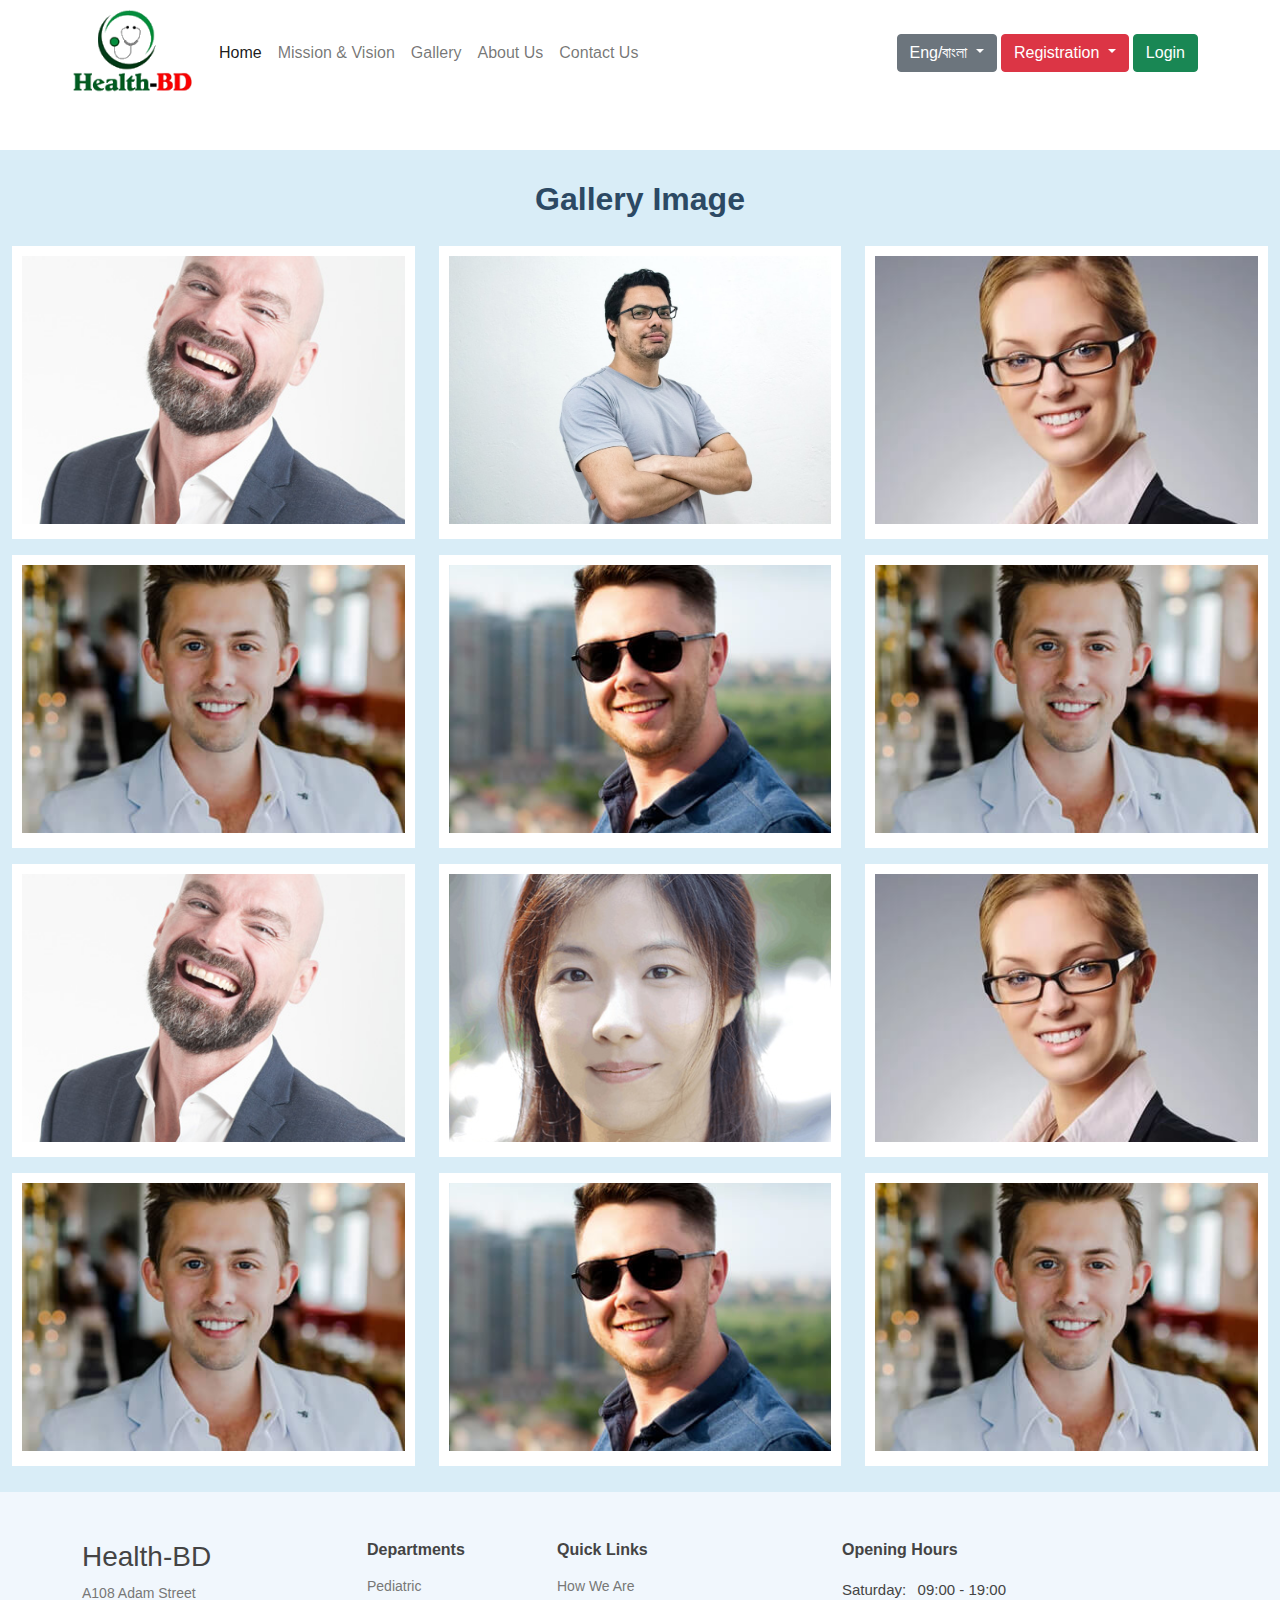
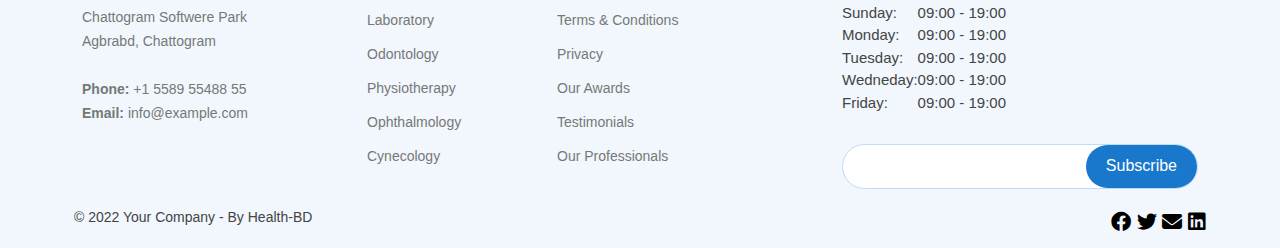
<file: gallery.html>
<!DOCTYPE html>
<html lang="en">

<head>
	<meta charset="UTF-8">
	<meta http-equiv="X-UA-Compatible" content="IE=edge">
	<meta name="viewport" content="width=device-width, initial-scale=1.0">
	<!-- favicon image-->
	<link rel="icon" type="image/x-icon" href="/assets/image/logo/logo1.png">
	<!-- font awesome 6 -->
	<link rel="stylesheet" href="assets/css/all.min.css">
	<!-- gallery -->
	<link rel="stylesheet" href="assets/css/lc_lightbox.css">
	<link rel="stylesheet" href="assets/css/minimal.css">
	<!-- boostrap css -->
	<link rel="stylesheet" href="assets/css/bootstrap.min.css">
	<!-- owl carousel -->
	<link rel="stylesheet" href="assets/css/owl.carousel.min.css">
	<link rel="stylesheet" href="assets/css/owl.theme.default.min.css">
	<!-- stylesheet -->
	<link rel="stylesheet" href="assets/css/style.css">
	<title>E-HealthBD</title>
</head>

<body>
	<header>
		<nav class="navbar navbar-expand-lg navbar-light fixed-top bg-white">
			<div class="container">
				<a class="navbar-brand" href="#">
					<img src="assets/image/logo/logo1.png" alt="image">
				</a>
				<button class="navbar-toggler" type="button" data-bs-toggle="collapse"
					data-bs-target="#navbarSupportedContent" aria-controls="navbarSupportedContent"
					aria-expanded="false" aria-label="Toggle navigation">
					<span class="navbar-toggler-icon"></span>
				</button>
				<div class="collapse navbar-collapse" id="navbarSupportedContent">
					<ul class="navbar-nav me-auto mb-2 mb-lg-0">
						<li class="nav-item">
							<a class="nav-link active" aria-current="page" href="index.html">Home</a>
						</li>
						<li class="nav-item">
							<a class="nav-link" href="ogranizationlist.html">Mission & Vision</a>
						</li>
						<li class="nav-item">
							<a class="nav-link" href="gallery.html">Gallery</a>
						</li>
						<li class="nav-item">
							<a class="nav-link" href="doctor_detils.html">About Us</a>
						</li>
						<li class="nav-item">
							<a class="nav-link" href="contactus.html">Contact Us</a>
						</li>
					</ul>
					<form class="d-flex">
						<div class="btn-group">
							<button type="button" class="btn btn-secondary dropdown-toggle" data-bs-toggle="dropdown"
								aria-expanded="false">
								Eng/বাংলা
							</button>
							<ul class="dropdown-menu">
								<li><a class="dropdown-item" href="doctorlist.html">Bangla</a></li>
								<li><a class="dropdown-item" href="#">English</a></li>
							</ul>
						</div>
						<div class="btn-group ms-1">
							<button type="button" class="btn btn-danger dropdown-toggle" data-bs-toggle="dropdown"
								aria-expanded="false">
								Registration
							</button>
							<ul class="dropdown-menu">
								<li><a class="dropdown-item" href="doctor_reg.html">Doctor</a></li>
								<li><a class="dropdown-item" href="Visitor.html">Visitor</a></li>
								<li><a class="dropdown-item" href="Reg_form2.html">Organizition</a></li>
							</ul>
						</div>
						<div class="ms-1">
							<a href="login.html" class="btn btn-success text-white text-decoration-none">Login</a>
						</div>
					</form>
				</div>
			</div>
		</nav>
	</header>
	<!-- top bar end -->

	<div class="container-fluid gallery_section">
		<h2 class="text-center">Gallery Image</h2>
		<div class="row">
			<div class="col-lg-4 col-md-6 col-12 mb-3">
				<a class="elem" href="assets/image/testimonials/testimonials-1.jpg" title="image 1testimonials-1.jpg"
					data-lcl-txt="lorem ipsum dolor sit amet" data-lcl-author="someone"
					data-lcl-thumb="assets/image/testimonials/testimonials-1.jpg">
					<span style="background-image:url(assets/image/testimonials/testimonials-1.jpg)"></span>
				</a>
			</div>
			<div class="col-lg-4 col-md-6 col-12 mb-3">
				<a class="elem" href="assets/image/testimonials/testimonials-6.jpg" title="image-6"
					data-lcl-txt="lorem ipsum dolor sit amet" data-lcl-author="someone"
					data-lcl-thumb="assets/image/testimonials/testimonials-6.jpg">
					<span style="background-image:url(assets/image/testimonials/testimonials-6.jpg)"></span>
				</a>
			</div>
			<div class="col-lg-4 col-md-6 col-12 mb-3">
				<a class="elem" href="assets/image/testimonials/testimonials-3.jpg" title="image 2"
					data-lcl-txt="lorem ipsum dolor sit amet" data-lcl-author="someone"
					data-lcl-thumb="assets/image/testimonials/testimonials-3.jpg">
					<span style="background-image:url(assets/image/testimonials/testimonials-3.jpg)"></span>
				</a>
			</div>
			<div class="col-lg-4 col-md-6 col-12 mb-3">
				<a class="elem img-fluid" href="assets/image/testimonials/testimonials-4.jpg" title="image 2"
					data-lcl-txt="lorem ipsum dolor sit amet" data-lcl-author="someone"
					data-lcl-thumb="assets/image/testimonials/testimonials-4.jpg">
					<span style="background-image:url(assets/image/testimonials/testimonials-4.jpg)"></span>
				</a>
			</div>
			<div class="col-lg-4 col-md-6 col-12 mb-3">
				<a class="elem img-fluid" href="assets/image/testimonials/testimonials-5.jpg" title="image 2"
					data-lcl-txt="lorem ipsum dolor sit amet" data-lcl-author="someone"
					data-lcl-thumb="assets/image/testimonials/testimonials-5.jpg">
					<span style="background-image:url(assets/image/testimonials/testimonials-5.jpg)"></span>
				</a>
			</div>
			<div class="col-lg-4 col-md-6 col-12 mb-3">
				<a class="elem img-fluid" href="assets/image/testimonials/testimonials-4.jpg" title="image 2"
					data-lcl-txt="lorem ipsum dolor sit amet" data-lcl-author="someone"
					data-lcl-thumb="assets/image/testimonials/testimonials-4.jpg">
					<span style="background-image:url(assets/image/testimonials/testimonials-4.jpg)"></span>
				</a>
			</div>
			<div class="col-lg-4 col-md-6 col-12 mb-3">
				<a class="elem" href="assets/image/testimonials/testimonials-1.jpg" title="image 1testimonials-1.jpg"
					data-lcl-txt="lorem ipsum dolor sit amet" data-lcl-author="someone"
					data-lcl-thumb="assets/image/testimonials/testimonials-1.jpg">
					<span style="background-image:url(assets/image/testimonials/testimonials-1.jpg)"></span>
				</a>
			</div>
			<div class="col-lg-4 col-md-6 col-12 mb-3">
				<a class="elem" href="assets/image/testimonials/testimonials-2.jpg" title="image 2"
					data-lcl-txt="lorem ipsum dolor sit amet" data-lcl-author="someone"
					data-lcl-thumb="assets/image/testimonials/testimonials-2.jpg">
					<span style="background-image:url(assets/image/testimonials/testimonials-2.jpg)"></span>
				</a>
			</div>
			<div class="col-lg-4 col-md-6 col-12 mb-3">
				<a class="elem" href="assets/image/testimonials/testimonials-3.jpg" title="image 2"
					data-lcl-txt="lorem ipsum dolor sit amet" data-lcl-author="someone"
					data-lcl-thumb="assets/image/testimonials/testimonials-3.jpg">
					<span style="background-image:url(assets/image/testimonials/testimonials-3.jpg)"></span>
				</a>
			</div>
			<div class="col-lg-4 col-md-6 col-12 mb-3">
				<a class="elem img-fluid" href="assets/image/testimonials/testimonials-4.jpg" title="image 2"
					data-lcl-txt="lorem ipsum dolor sit amet" data-lcl-author="someone"
					data-lcl-thumb="assets/image/testimonials/testimonials-4.jpg">
					<span style="background-image:url(assets/image/testimonials/testimonials-4.jpg)"></span>
				</a>
			</div>
			<div class="col-lg-4 col-md-6 col-12 mb-3">
				<a class="elem img-fluid" href="assets/image/testimonials/testimonials-5.jpg" title="image 2"
					data-lcl-txt="lorem ipsum dolor sit amet" data-lcl-author="someone"
					data-lcl-thumb="assets/image/testimonials/testimonials-5.jpg">
					<span style="background-image:url(assets/image/testimonials/testimonials-5.jpg)"></span>
				</a>
			</div>
			<div class="col-lg-4 col-md-6 col-12 mb-3">
				<a class="elem img-fluid" href="assets/image/testimonials/testimonials-4.jpg" title="image 2"
					data-lcl-txt="lorem ipsum dolor sit amet" data-lcl-author="someone"
					data-lcl-thumb="assets/image/testimonials/testimonials-4.jpg">
					<span style="background-image:url(assets/image/testimonials/testimonials-4.jpg)"></span>
				</a>
			</div>

		</div>
	</div>



	<!-- ======= footer ======= -->
	<footer id="footer">
		<div class="container footer-top">
			<div class="row">
				<div class="col-lg-3 col-md-6 footer-contact">
					<h3>Health-BD</h3>
					<p>
						A108 Adam Street <br>
						Chattogram Softwere Park<br>
						Agbrabd, Chattogram <br><br>
						<strong>Phone:</strong> +1 5589 55488 55<br>
						<strong>Email:</strong> info@example.com<br>
					</p>
				</div>
				<div class="col-lg-2 col-md-6 footer-links">
					<h4>Departments</h4>
					<ul>
						<li><a href="#">Pediatric</a></li>
						<li><a href="#">Laboratory</a></li>
						<li><a href="#">Odontology</a></li>
						<li><a href="#">Physiotherapy</a></li>
						<li><a href="#">Ophthalmology</a></li>
						<li><a href="#">Cynecology</a></li>
					</ul>
				</div>
				<div class="col-lg-3 col-md-6 footer-links">
					<h4>Quick Links</h4>
					<ul>
						<li><a href="#">How We Are</a></li>
						<li><a href="#">Terms & Conditions</a></li>
						<li><a href="#">Privacy</a></li>
						<li><a href="#">Our Awards</a></li>
						<li><a href="#">Testimonials</a></li>
						<li><a href="#">Our Professionals</a></li>
					</ul>
				</div>
				<div class="col-lg-4 col-md-6 footer-newsletter">
					<h4>Opening Hours</h4>
					<table>
						<tr>
							<td>Saturday:</td>
							<td>09:00 - 19:00</td>
						</tr>
						<tr>
							<td>Sunday:</td>
							<td>09:00 - 19:00</td>
						</tr>
						<tr>
							<td>Monday:</td>
							<td>09:00 - 19:00</td>
						</tr>
						<tr>
							<td>Tuesday:</td>
							<td>09:00 - 19:00</td>
						</tr>
						<tr>
							<td>Wedneday:</td>
							<td>09:00 - 19:00</td>
						</tr>
						<tr>
							<td>Friday:</td>
							<td>09:00 - 19:00</td>
						</tr>
					</table>
					<form action="post" method="post">
						<input type="email" name="email">
						<input type="submit" value="Subscribe">
					</form>
				</div>
				<div class="col-6 p-1">
					<p>© 2022 Your Company - By Health-BD</p>
				</div>
				<div class="col-6 p-1 footer_icon">
					<div class="float-end social">
						<a href="#"><i class="fa-brands fa-facebook"></i></a>
						<a href="#"><i class="fa-brands fa-twitter"></i></a>
						<a href="#"><i class="fa-solid fa-envelope"></i></a>
						<a href="#"><i class="fa-brands fa-linkedin"></i></a>
					</div>
				</div>
			</div>
		</div>

	</footer>
	<!-- end Footer -->

	<div id="preloader"></div>
	<a href="#" class="back-to-top d-flex align-items-center justify-content-center"><i
			class="bi bi-arrow-up-short"></i></a>

	<!-- owl carousel js -->
	<script src="assets/js/jquery-3.6.0.min.js"></script>
	<script src="assets/js/owl.carousel.min.js"></script>
	<!-- bootstrap js -->
	<script src="assets/js/bootstrap.min.js"></script>
	<!-- bootstrap js -->
	<script src="assets/js/purecounter.js"></script>
	<!-- Gallary -->
	<script src="assets/js/lc_lightbox.lite.js"></script>

	<script type="">
		$(document).ready(function(e) {

		// live handler
		lc_lightbox('.elem', {
		wrap_class: 'lcl_fade_oc',
		gallery : true,	
		thumb_attr: 'data-lcl-thumb', 

		skin: 'minimal',
		radius: 0,
		padding	: 0,
		border_w: 0,
		});	

		});
		</script>
</body>

</html>
</file>
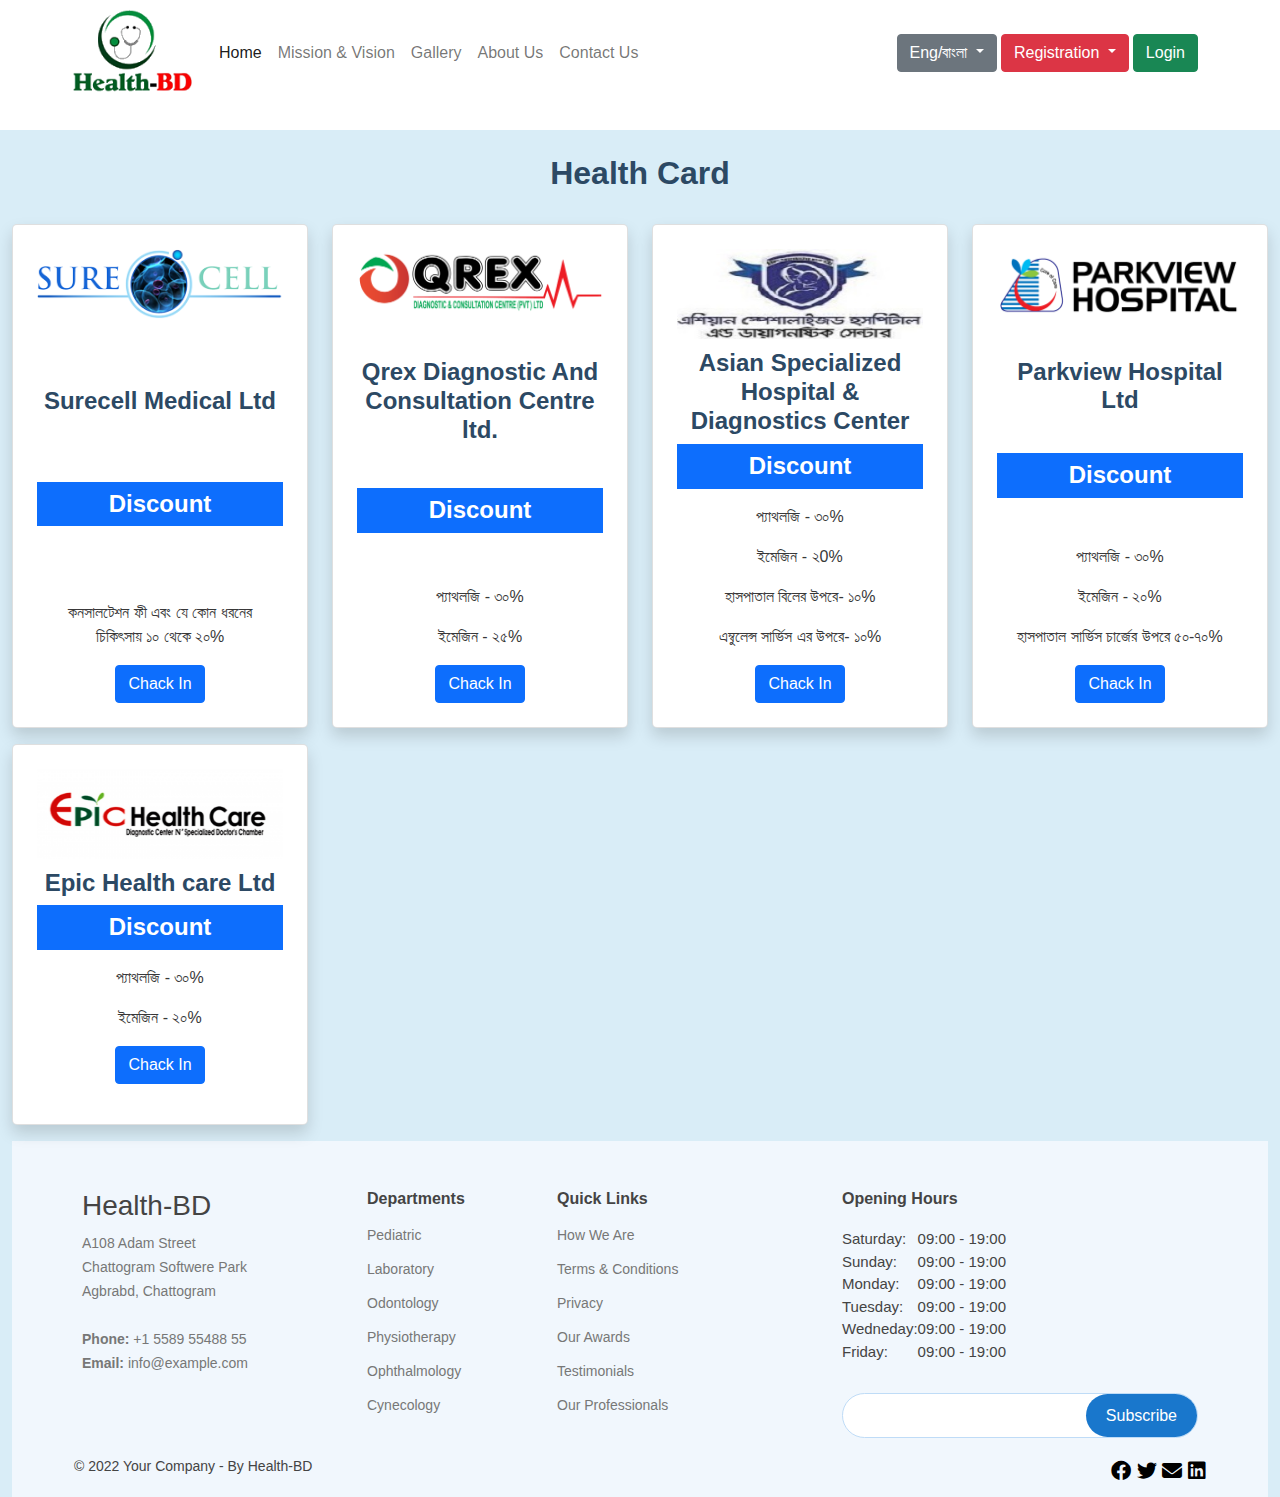
<file: healthcard.html>
<!DOCTYPE html>
<html lang="en">

<head>
  <meta charset="UTF-8">
  <meta http-equiv="X-UA-Compatible" content="IE=edge">
  <meta name="viewport" content="width=device-width, initial-scale=1.0">
  <!-- favicon image-->
  <link rel="icon" type="image/x-icon" href="/assets/image/logo/logo1.png">
  <!-- font awesome 6 -->
  <link rel="stylesheet" href="assets/css/all.min.css">
  <!-- gallery -->
  <link rel="stylesheet" href="assets/css/lc_lightbox.css">
  <link rel="stylesheet" href="assets/css/minimal.css">
  <!-- boostrap css -->
  <link rel="stylesheet" href="assets/css/bootstrap.min.css">
  <!-- owl carousel -->
  <link rel="stylesheet" href="assets/css/owl.carousel.min.css">
  <link rel="stylesheet" href="assets/css/owl.theme.default.min.css">
  <!-- stylesheet -->
  <link rel="stylesheet" href="assets/css/style.css">
  <title>E-HealthBD</title>
</head>

<body>
  <header>
    <nav class="navbar navbar-expand-lg navbar-light fixed-top bg-white">
      <div class="container">
        <a class="navbar-brand" href="#">
          <img src="assets/image/logo/logo1.png" alt="image">
        </a>
        <button class="navbar-toggler" type="button" data-bs-toggle="collapse" data-bs-target="#navbarSupportedContent"
          aria-controls="navbarSupportedContent" aria-expanded="false" aria-label="Toggle navigation">
          <span class="navbar-toggler-icon"></span>
        </button>
        <div class="collapse navbar-collapse" id="navbarSupportedContent">
          <ul class="navbar-nav me-auto mb-2 mb-lg-0">
            <li class="nav-item">
              <a class="nav-link active" aria-current="page" href="#">Home</a>
            </li>
            <li class="nav-item">
              <a class="nav-link" href="ogranizationlist.html">Mission & Vision</a>
            </li>
            <li class="nav-item">
              <a class="nav-link" href="gallery.html">Gallery</a>
            </li>
            <li class="nav-item">
              <a class="nav-link" href="doctor_detils.html">About Us</a>
            </li>
            <li class="nav-item">
              <a class="nav-link" href="contactus.html">Contact Us</a>
            </li>
          </ul>
          <form class="d-flex">
            <div class="btn-group">
              <button type="button" class="btn btn-secondary dropdown-toggle" data-bs-toggle="dropdown"
                aria-expanded="false">
                Eng/বাংলা
              </button>
              <ul class="dropdown-menu">
                <li><a class="dropdown-item" href="doctorlist.html">Bangla</a></li>
                <li><a class="dropdown-item" href="#">English</a></li>
              </ul>
            </div>
            <div class="btn-group ms-1">
              <button type="button" class="btn btn-danger dropdown-toggle" data-bs-toggle="dropdown"
                aria-expanded="false">
                Registration
              </button>
              <ul class="dropdown-menu">
                <li><a class="dropdown-item" href="doctor_reg.html">Doctor</a></li>
                <li><a class="dropdown-item" href="Visitor.html">Visitor</a></li>
                <li><a class="dropdown-item" href="Reg_form2.html">Organizition</a></li>
              </ul>
            </div>
            <div class="ms-1">
              <a href="login.html" class="btn btn-success text-white text-decoration-none">Login</a>
            </div>
          </form>
        </div>
      </div>
    </nav>
  </header>
  <!-- top bar end -->

  <!-- Top Bar End -->
  <div id="healthcardmain_section" class="container-fluid">
    <h2 class="text-center p-4">Health Card</h2>
    <div class="row">
      <div class="col-lg-3 col-md-6 text-center mb-3">
        <div class="healthcardmain_section card p-4 Larger shadow">
          <img src="assets/image/healthcard/surecellbd-logo.jpg" class="" alt="">
          <h6 class="card-title">Surecell Medical Ltd</h6>
          <div class="bg-primary w-100 text-center">
            <h6 class="card-text fw-bold my-auto text-white p-2">Discount</h6>
          </div>
          <div class="">
            <div class="card-body">
              <p class="card-text">কনসালটেশন ফী এবং যে কোন ধরনের চিকিৎসায় ১০ থেকে ২০% </p>
            </div>
            <a href="#" class="btn btn-primary">Chack In</a>
          </div>
        </div>
      </div>
      <div class="col-lg-3 col-md-6 text-center mb-3">
        <div class="healthcardmain_section card p-4 Larger shadow">
          <img src="assets/image/healthcard/qrex.jpg" class="" alt="">
          <h6 class="card-title">Qrex Diagnostic And Consultation Centre ltd.</h6>
          <div class="bg-primary w-100 text-center">
            <h6 class="card-text fw-bold my-auto text-white p-2">Discount</h6>
          </div>
          <div class="">
            <div class="card-body">
              <p class="card-text">প্যাথলজি - ৩০%</p>
              <p class="card-text">ইমেজিন - ২৫% </p>
            </div>
            <a href="#" class="btn btn-primary">Chack In</a>
          </div>
        </div>
      </div>
      <div class="col-lg-3 col-md-6 text-center mb-3">
        <div class="healthcardmain_section card p-4 Larger shadow">
          <img src="assets/image/healthcard/asian.jpg" class="" alt="">
          <h6 class="card-title">Asian Specialized Hospital & Diagnostics Center</h6>
          <div class="bg-primary w-100 text-center">
            <h6 class="card-text fw-bold my-auto text-white p-2">Discount</h6>
          </div>
          <div class="">
            <div class="card-body">
              <p class="card-text">প্যাথলজি - ৩০% </p>
              <p class="card-text">ইমেজিন - ২0%  </p>
              <p class="card-text">হাসপাতাল বিলের উপরে- ১০% </p>
              <p class="card-text">এম্বুলেন্স সার্ভিস এর উপরে- ১০%  </p>
            </div>
            <a href="#" class="btn btn-primary">Chack In</a>
          </div>
        </div>
      </div>
      <div class="col-lg-3 col-md-6 text-center mb-3">
        <div class="healthcardmain_section card p-4 Larger shadow">
          <img src="assets/image/healthcard/parkview.jpg" class="" alt="">
          <h6 class="card-title">Parkview Hospital Ltd</h6>
          <div class="bg-primary w-100 text-center">
            <h6 class="card-text fw-bold my-auto text-white p-2">Discount</h6>
          </div>
          <div class="">
            <div class="card-body">
              <p class="card-text">প্যাথলজি - ৩০% </p>
              <p class="card-text">ইমেজিন - ২০% </p>
              <p class="card-text">হাসপাতাল সার্ভিস চার্জের উপরে ৫০-৭০% </p>
            </div>
            <a href="#" class="btn btn-primary">Chack In</a>
          </div>
        </div>
      </div>
      <div class="col-lg-3 col-md-6 text-center mb-3">
        <div class="healthcardmain_section card p-4 Larger shadow">
          <img src="assets/image/healthcard/epic.jpg" class="" alt="">
          <h6 class="card-title">Epic Health care Ltd</h6>
          <div class="bg-primary w-100 text-center">
            <h6 class="card-text fw-bold my-auto text-white p-2">Discount</h6>
          </div>
          <div class="">
            <div class="card-body">
              <p class="card-text">প্যাথলজি - ৩০% </p>
              <p class="card-text">ইমেজিন - ২০% </p>
            <a href="#" class="btn btn-primary">Chack In</a>
          </div>
        </div>
      </div>
 
     

    </div>
  </div>

  <!-- ======= footer ======= -->
  <footer id="footer">
    <div class="container footer-top">
      <div class="row">
        <div class="col-lg-3 col-md-6 footer-contact">
          <h3>Health-BD</h3>
          <p>
            A108 Adam Street <br>
            Chattogram Softwere Park<br>
            Agbrabd, Chattogram <br><br>
            <strong>Phone:</strong> +1 5589 55488 55<br>
            <strong>Email:</strong> info@example.com<br>
          </p>
        </div>
        <div class="col-lg-2 col-md-6 footer-links">
          <h4>Departments</h4>
          <ul>
            <li><a href="#">Pediatric</a></li>
            <li><a href="#">Laboratory</a></li>
            <li><a href="#">Odontology</a></li>
            <li><a href="#">Physiotherapy</a></li>
            <li><a href="#">Ophthalmology</a></li>
            <li><a href="#">Cynecology</a></li>
          </ul>
        </div>
        <div class="col-lg-3 col-md-6 footer-links">
          <h4>Quick Links</h4>
          <ul>
            <li><a href="#">How We Are</a></li>
            <li><a href="#">Terms & Conditions</a></li>
            <li><a href="#">Privacy</a></li>
            <li><a href="#">Our Awards</a></li>
            <li><a href="#">Testimonials</a></li>
            <li><a href="#">Our Professionals</a></li>
          </ul>
        </div>
        <div class="col-lg-4 col-md-6 footer-newsletter">
          <h4>Opening Hours</h4>
          <table>
            <tr>
              <td>Saturday:</td>
              <td>09:00 - 19:00</td>
            </tr>
            <tr>
              <td>Sunday:</td>
              <td>09:00 - 19:00</td>
            </tr>
            <tr>
              <td>Monday:</td>
              <td>09:00 - 19:00</td>
            </tr>
            <tr>
              <td>Tuesday:</td>
              <td>09:00 - 19:00</td>
            </tr>
            <tr>
              <td>Wedneday:</td>
              <td>09:00 - 19:00</td>
            </tr>
            <tr>
              <td>Friday:</td>
              <td>09:00 - 19:00</td>
            </tr>
          </table>
          <form action="post" method="post">
            <input type="email" name="email">
            <input type="submit" value="Subscribe">
          </form>
        </div>
        <div class="col-6 p-1">
          <p>© 2022 Your Company - By Health-BD</p>
        </div>
        <div class="col-6 p-1 footer_icon">
          <div class="float-end social">
            <a href="#"><i class="fa-brands fa-facebook"></i></a>
            <a href="#"><i class="fa-brands fa-twitter"></i></a>
            <a href="#"><i class="fa-solid fa-envelope"></i></a>
            <a href="#"><i class="fa-brands fa-linkedin"></i></a>
          </div>
        </div>
      </div>
    </div>

  </footer>
  <!-- end Footer -->

  <div id="preloader"></div>
  <a href="#" class="back-to-top d-flex align-items-center justify-content-center"><i
      class="bi bi-arrow-up-short"></i></a>

  <!-- owl carousel js -->
  <script src="assets/js/jquery-3.6.0.min.js"></script>
  <script src="assets/js/owl.carousel.min.js"></script>
  <!-- bootstrap js -->
  <script src="assets/js/bootstrap.min.js"></script>
  <!-- bootstrap js -->
  <script src="assets/js/purecounter.js"></script>
  <!-- Gallary -->
  <script src="assets/js/lc_lightbox.lite.js"></script>

</body>

</html>
</file>
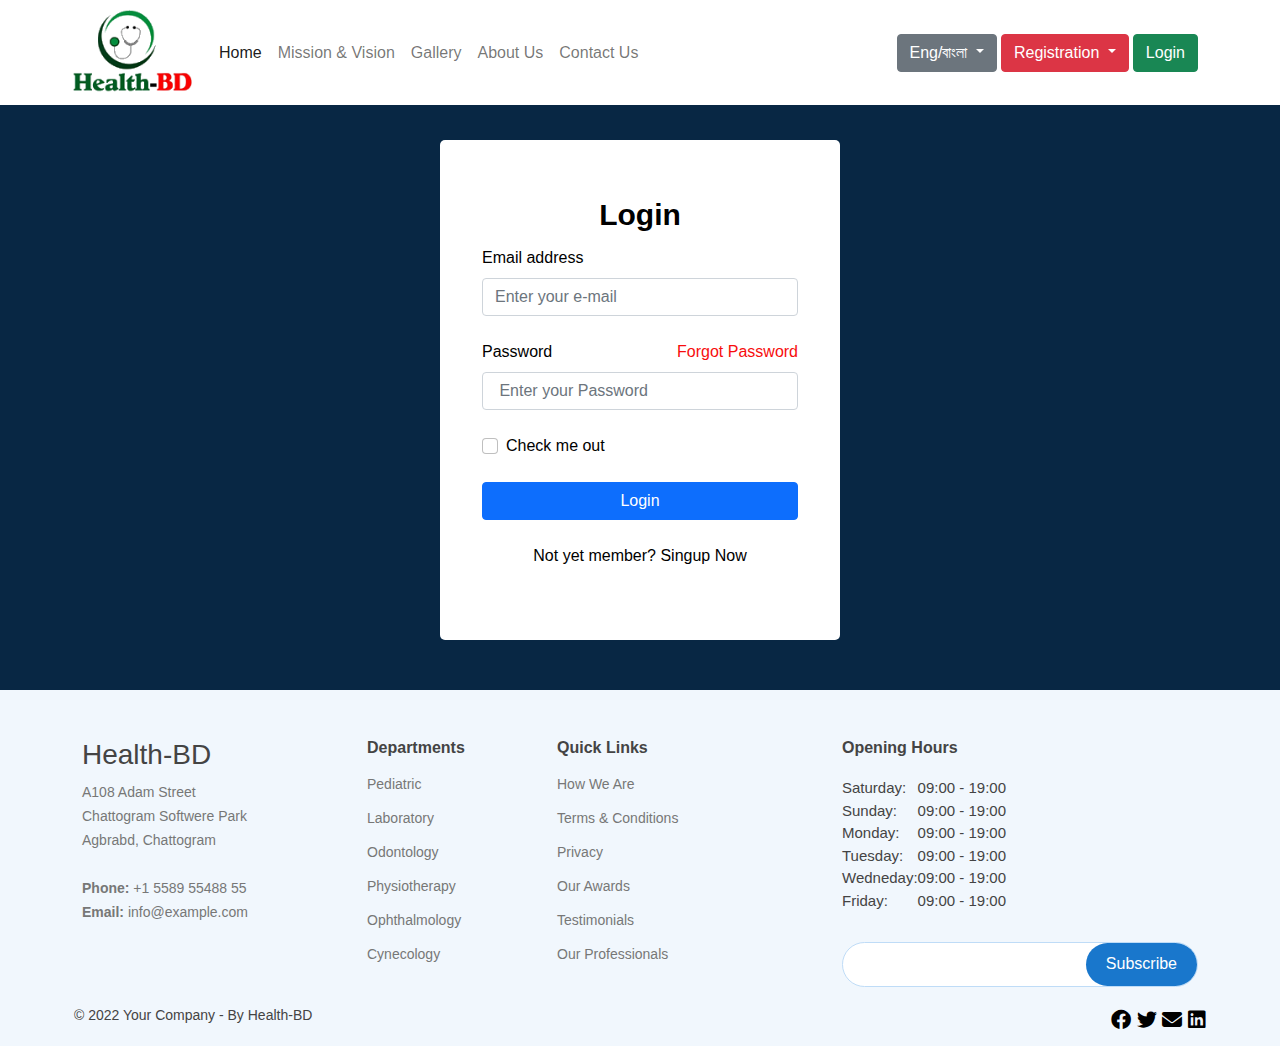
<file: login.html>
<!DOCTYPE html>
<html lang="en">

<head>
  <meta charset="UTF-8">
  <meta http-equiv="X-UA-Compatible" content="IE=edge">
  <meta name="viewport" content="width=device-width, initial-scale=1.0">
  <!-- favicon image-->
  <link rel="icon" type="image/x-icon" href="/assets/image/logo/logo1.png">
  <!-- font awesome 6 -->
  <link rel="stylesheet" href="assets/css/all.min.css">
  <!-- gallery -->
  <link rel="stylesheet" href="assets/css/lc_lightbox.css">
  <link rel="stylesheet" href="assets/css/minimal.css">
  <!-- boostrap css -->
  <link rel="stylesheet" href="assets/css/bootstrap.min.css">
  <!-- owl carousel -->
  <link rel="stylesheet" href="assets/css/owl.carousel.min.css">
  <link rel="stylesheet" href="assets/css/owl.theme.default.min.css">
  <!-- stylesheet -->
  <link rel="stylesheet" href="assets/css/style.css">
  <title>E-HealthBD</title>
</head>

<body>
  <header>
    <nav class="navbar navbar-expand-lg navbar-light fixed-top bg-white">
      <div class="container">
        <a class="navbar-brand" href="#">
          <img src="assets/image/logo/logo1.png" alt="image">
        </a>
        <button class="navbar-toggler" type="button" data-bs-toggle="collapse" data-bs-target="#navbarSupportedContent"
          aria-controls="navbarSupportedContent" aria-expanded="false" aria-label="Toggle navigation">
          <span class="navbar-toggler-icon"></span>
        </button>
        <div class="collapse navbar-collapse" id="navbarSupportedContent">
          <ul class="navbar-nav me-auto mb-2 mb-lg-0">
            <li class="nav-item">
              <a class="nav-link active" aria-current="page" href="index.html">Home</a>
            </li>
            <li class="nav-item">
              <a class="nav-link" href="ogranizationlist.html">Mission & Vision</a>
            </li>
            <li class="nav-item">
              <a class="nav-link" href="gallery.html">Gallery</a>
            </li>
            <li class="nav-item">
              <a class="nav-link" href="doctor_detils.html">About Us</a>
            </li>
            <li class="nav-item">
              <a class="nav-link" href="contactus.html">Contact Us</a>
            </li>
          </ul>
          <form class="d-flex">
            <div class="btn-group">
              <button type="button" class="btn btn-secondary dropdown-toggle" data-bs-toggle="dropdown"
                aria-expanded="false">
                Eng/বাংলা
              </button>
              <ul class="dropdown-menu">
                <li><a class="dropdown-item" href="doctorlist.html">Bangla</a></li>
                <li><a class="dropdown-item" href="#">English</a></li>
              </ul>
            </div>
            <div class="btn-group ms-1">
              <button type="button" class="btn btn-danger dropdown-toggle" data-bs-toggle="dropdown"
                aria-expanded="false">
                Registration
              </button>
              <ul class="dropdown-menu">
                <li><a class="dropdown-item" href="doctor_reg.html">Doctor</a></li>
                <li><a class="dropdown-item" href="Visitor.html">Visitor</a></li>
                <li><a class="dropdown-item" href="Reg_form2.html">Organizition</a></li>
              </ul>
            </div>
            <div class="ms-1">
              <a href="login.html" class="btn btn-success text-white text-decoration-none">Login</a>
            </div>
          </form>
        </div>
      </div>
    </nav>
  </header>
  <!-- top bar end -->

  <!-- Top Bar End -->
  <div class="container-fulid login_section">
    <section id="formsection" class="row">
      <div class="col-sm-12 my-auto">
        <form>
          <h4>Login</h4>
          <div class="mb-4 InputWithIcon">
            <label for="exampleInputEmail1" class="form-label">Email address</label>
            <input type="email" class="form-control" required placeholder="Enter your e-mail" id="exampleInputEmail1">
          </div>
          <div class="mb-4">
            <div class="forgotpassword">
              <a class="" href="#">Forgot Password</a>
            </div>
            <label for="exampleInputPassword1" class="form-label">Password</label>
            <input type="password" class="form-control" required placeholder=" Enter your Password"
              id="exampleInputPassword1">
          </div>
          <div class="mb-4 form-check">
            <input type="checkbox" class="form-check-input" id="exampleCheck1">
            <label class="form-check-label" for="exampleCheck1">Check me out</label>
          </div>
          <div class="submitbtn"><button type="submit" class="btn btn-primary">Login</button></div>
          <div class="mb-3 mt-4">
            <p>Not yet member? <a href="#">Singup Now</a></p>
          </div>
        </form>
      </div>
    </section>
  </div>

  <!-- ======= Footer ======= -->
  <!-- ======= footer ======= -->
  <footer id="footer">
    <div class="container footer-top">
      <div class="row">
        <div class="col-lg-3 col-md-6 footer-contact">
          <h3>Health-BD</h3>
          <p>
            A108 Adam Street <br>
            Chattogram Softwere Park<br>
            Agbrabd, Chattogram <br><br>
            <strong>Phone:</strong> +1 5589 55488 55<br>
            <strong>Email:</strong> info@example.com<br>
          </p>
        </div>
        <div class="col-lg-2 col-md-6 footer-links">
          <h4>Departments</h4>
          <ul>
            <li><a href="#">Pediatric</a></li>
            <li><a href="#">Laboratory</a></li>
            <li><a href="#">Odontology</a></li>
            <li><a href="#">Physiotherapy</a></li>
            <li><a href="#">Ophthalmology</a></li>
            <li><a href="#">Cynecology</a></li>
          </ul>
        </div>
        <div class="col-lg-3 col-md-6 footer-links">
          <h4>Quick Links</h4>
          <ul>
            <li><a href="#">How We Are</a></li>
            <li><a href="#">Terms & Conditions</a></li>
            <li><a href="#">Privacy</a></li>
            <li><a href="#">Our Awards</a></li>
            <li><a href="#">Testimonials</a></li>
            <li><a href="#">Our Professionals</a></li>
          </ul>
        </div>
        <div class="col-lg-4 col-md-6 footer-newsletter">
          <h4>Opening Hours</h4>
          <table>
            <tr>
              <td>Saturday:</td>
              <td>09:00 - 19:00</td>
            </tr>
            <tr>
              <td>Sunday:</td>
              <td>09:00 - 19:00</td>
            </tr>
            <tr>
              <td>Monday:</td>
              <td>09:00 - 19:00</td>
            </tr>
            <tr>
              <td>Tuesday:</td>
              <td>09:00 - 19:00</td>
            </tr>
            <tr>
              <td>Wedneday:</td>
              <td>09:00 - 19:00</td>
            </tr>
            <tr>
              <td>Friday:</td>
              <td>09:00 - 19:00</td>
            </tr>
          </table>
          <form action="post" method="post">
            <input type="email" name="email">
            <input type="submit" value="Subscribe">
          </form>
        </div>
        <div class="col-6 p-1">
          <p>© 2022 Your Company - By Health-BD</p>
        </div>
        <div class="col-6 p-1 footer_icon">
          <div class="float-end social">
            <a href="#"><i class="fa-brands fa-facebook"></i></a>
            <a href="#"><i class="fa-brands fa-twitter"></i></a>
            <a href="#"><i class="fa-solid fa-envelope"></i></a>
            <a href="#"><i class="fa-brands fa-linkedin"></i></a>
          </div>
        </div>
      </div>
    </div>

  </footer>
  <!-- end Footer -->

  <div id="preloader"></div>
  <a href="#" class="back-to-top d-flex align-items-center justify-content-center"><i
      class="bi bi-arrow-up-short"></i></a>

  <!-- owl carousel js -->
  <script src="assets/js/jquery-3.6.0.min.js"></script>
  <script src="assets/js/owl.carousel.min.js"></script>
  <!-- bootstrap js -->
  <script src="assets/js/bootstrap.min.js"></script>
  <!-- bootstrap js -->
  <script src="assets/js/purecounter.js"></script>
  <!-- Gallary -->
  <script src="assets/js/lc_lightbox.lite.js"></script>
</body>

</html>
</file>
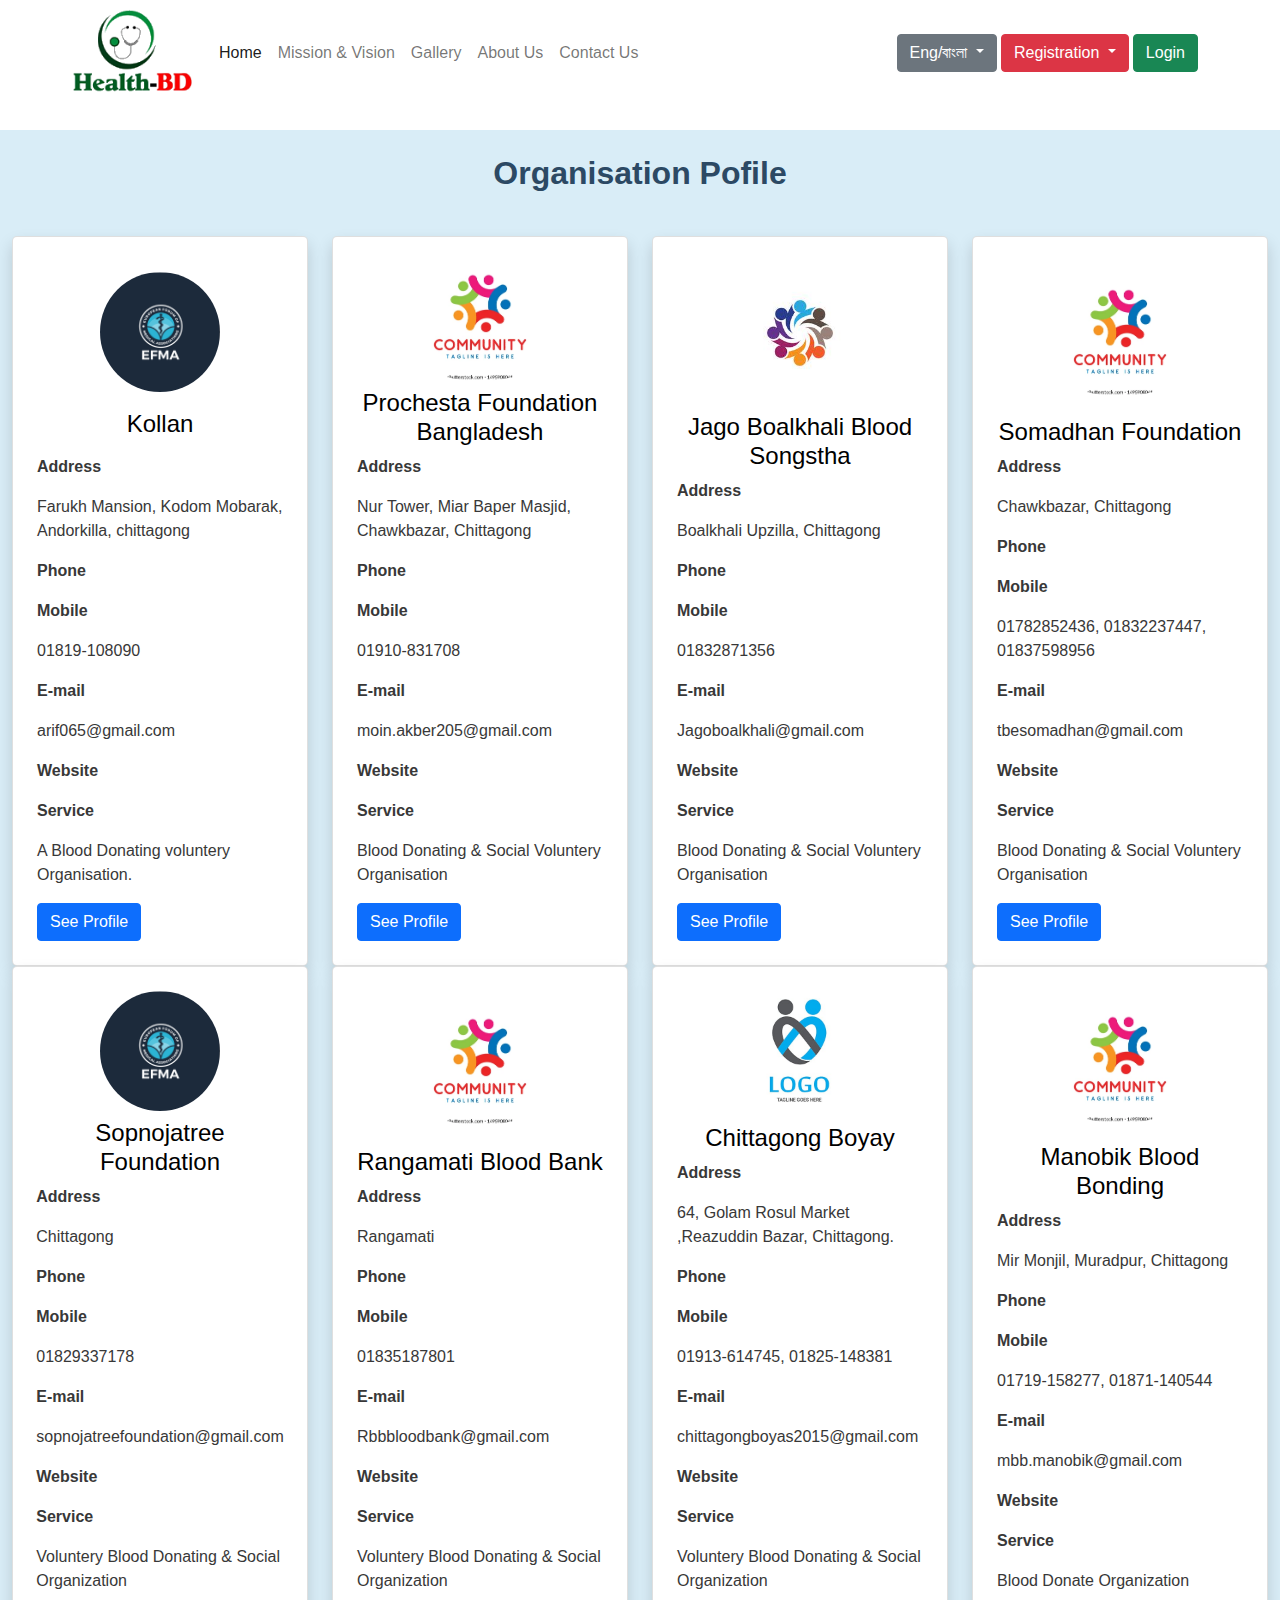
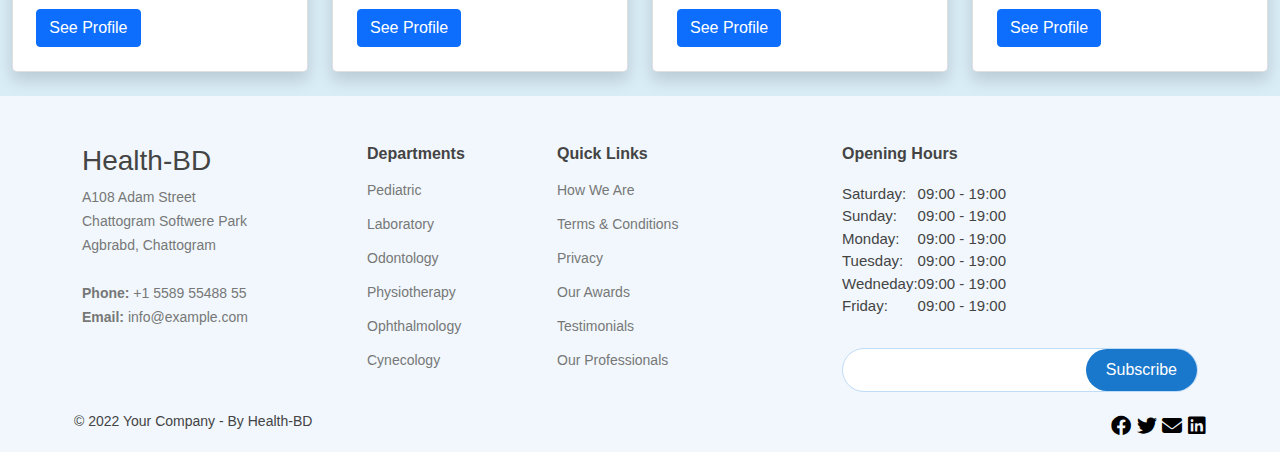
<file: ogranizationlist.html>
<!DOCTYPE html>
<html lang="en">

<head>
    <meta charset="UTF-8">
    <meta http-equiv="X-UA-Compatible" content="IE=edge">
    <meta name="viewport" content="width=device-width, initial-scale=1.0">
    <!-- favicon image-->
    <link rel="icon" type="image/x-icon" href="/assets/image/logo/logo1.png">
    <!-- font awesome 6 -->
    <link rel="stylesheet" href="assets/css/all.min.css">
    <!-- gallery -->
    <link rel="stylesheet" href="assets/css/lc_lightbox.css">
    <link rel="stylesheet" href="assets/css/minimal.css">
    <!-- boostrap css -->
    <link rel="stylesheet" href="assets/css/bootstrap.min.css">
    <!-- owl carousel -->
    <link rel="stylesheet" href="assets/css/owl.carousel.min.css">
    <link rel="stylesheet" href="assets/css/owl.theme.default.min.css">
    <!-- stylesheet -->
    <link rel="stylesheet" href="assets/css/style.css">
    <title>E-HealthBD</title>
</head>

<body>
    <header>
        <nav class="navbar navbar-expand-lg navbar-light fixed-top bg-white">
            <div class="container">
                <a class="navbar-brand" href="#">
                    <img src="assets/image/logo/logo1.png" alt="image">
                </a>
                <button class="navbar-toggler" type="button" data-bs-toggle="collapse"
                    data-bs-target="#navbarSupportedContent" aria-controls="navbarSupportedContent"
                    aria-expanded="false" aria-label="Toggle navigation">
                    <span class="navbar-toggler-icon"></span>
                </button>
                <div class="collapse navbar-collapse" id="navbarSupportedContent">
                    <ul class="navbar-nav me-auto mb-2 mb-lg-0">
                        <li class="nav-item">
                            <a class="nav-link active" aria-current="page" href="index.html">Home</a>
                        </li>
                        <li class="nav-item">
                            <a class="nav-link" href="ogranizationlist.html">Mission & Vision</a>
                        </li>
                        <li class="nav-item">
                            <a class="nav-link" href="gallery.html">Gallery</a>
                        </li>
                        <li class="nav-item">
                            <a class="nav-link" href="doctor_detils.html">About Us</a>
                        </li>
                        <li class="nav-item">
                            <a class="nav-link" href="contactus.html">Contact Us</a>
                        </li>
                    </ul>
                    <form class="d-flex">
                        <div class="btn-group">
                            <button type="button" class="btn btn-secondary dropdown-toggle" data-bs-toggle="dropdown"
                                aria-expanded="false">
                                Eng/বাংলা
                            </button>
                            <ul class="dropdown-menu">
                                <li><a class="dropdown-item" href="doctorlist.html">Bangla</a></li>
                                <li><a class="dropdown-item" href="#">English</a></li>
                            </ul>
                        </div>
                        <div class="btn-group ms-1">
                            <button type="button" class="btn btn-danger dropdown-toggle" data-bs-toggle="dropdown"
                                aria-expanded="false">
                                Registration
                            </button>
                            <ul class="dropdown-menu">
                                <li><a class="dropdown-item" href="doctor_reg.html">Doctor</a></li>
                                <li><a class="dropdown-item" href="Visitor.html">Visitor</a></li>
                                <li><a class="dropdown-item" href="Reg_form2.html">Organizition</a></li>
                            </ul>
                        </div>
                        <div class="ms-1">
                            <a href="login.html" class="btn btn-success text-white text-decoration-none">Login</a>
                        </div>
                    </form>
                </div>
            </div>
        </nav>
    </header>
    <!-- top bar end -->

    <!-- Top Bar End -->
    <div id="Organisationlist" class="container-fluid">
        <h2 class="text-center p-4">Organisation Pofile</h2>
        <div class="row pb-4">
            <div class="col-lg-3 col-sm-6 ">
                <div class="main_section card p-4 shadow">
                    <img src="assets/image/organizationlogo/image2.jpg" alt="">
                    <h4 class="card-title mb-3 mt-2 text-center"><a href="#">Kollan</a></h4>
                    <div class="">
                        <p class="fw-bold">Address</p>
                        <p>Farukh Mansion, Kodom Mobarak, Andorkilla, chittagong</p>
                        <p class="fw-bold">Phone</p>
                        <p class="fw-bold">Mobile</p>
                        <p>01819-108090</p>
                        <p class="fw-bold">E-mail</p>
                        <p>arif065@gmail.com</p>
                        <p class="fw-bold">Website</p>
                        <p class="fw-bold">Service</p>
                        <p>A Blood Donating voluntery Organisation.</p>
                        <a href="#" class="btn btn-primary">See Profile</a>
                        <div class="float-end social">
                            <a href="#"><i class="ri-facebook-fill"></i></a>
                            <a href="#"><i class="ri-twitter-fill"></i></a>
                            <a href="#"><i class="ri-mail-line"></i></a>
                            <a href="#"> <i class="ri-linkedin-box-fill"></i></a>
                        </div>
                    </div>
                </div>
            </div>
            <div class="col-lg-3 col-sm-6 ">
                <div class="main_section card p-4 shadow">
                    <img src="assets/image/organizationlogo/image4.jpg" alt="">
                    <h4 class="card-title mt-2 text-center"><a href="#">Prochesta Foundation Bangladesh</a></h4>
                    <div class="">

                        <p class="fw-bold">Address</p>
                        <p>Nur Tower, Miar Baper Masjid, Chawkbazar, Chittagong</p>
                        <p class="fw-bold">Phone</p>
                        <p class="fw-bold">Mobile</p>
                        <p>01910-831708</p>
                        <p class="fw-bold">E-mail</p>
                        <p>moin.akber205@gmail.com</p>
                        <p class="fw-bold">Website</p>
                        <p class="fw-bold">Service</p>
                        <p>Blood Donating & Social Voluntery Organisation</p>
                        <a href="#" class="btn btn-primary">See Profile</a>
                        <div class="float-end social">
                            <a href="#"><i class="ri-facebook-fill"></i></a>
                            <a href="#"><i class="ri-twitter-fill"></i></a>
                            <a href="#"><i class="ri-mail-line"></i></a>
                            <a href="#"> <i class="ri-linkedin-box-fill"></i></a>
                        </div>
                    </div>
                </div>
            </div>
            <div class="col-lg-3 col-sm-6">
                <div class="main_section card p-4 shadow">
                    <img src="assets/image/organizationlogo/image5.jpg" alt="">
                    <h4 class="card-title mt-2 text-center"><a href="#">Jago Boalkhali Blood Songstha
                        </a></h4>
                    <div>
                        <p class="fw-bold">Address</p>
                        <p>Boalkhali Upzilla, Chittagong</p>
                        <p class="fw-bold">Phone</p>
                        <p class="fw-bold">Mobile</p>
                        <p>01832871356</p>
                        <p class="fw-bold">E-mail</p>
                        <p>Jagoboalkhali@gmail.com</p>
                        <p class="fw-bold">Website</p>
                        <p class="fw-bold">Service</p>
                        <p>Blood Donating & Social Voluntery Organisation</p>
                        <a href="#" class="btn btn-primary">See Profile</a>
                        <div class="float-end social">
                            <a href="#"><i class="ri-facebook-fill"></i></a>
                            <a href="#"><i class="ri-twitter-fill"></i></a>
                            <a href="#"><i class="ri-mail-line"></i></a>
                            <a href="#"> <i class="ri-linkedin-box-fill"></i></a>
                        </div>
                    </div>
                </div>
            </div>
            <div class="col-lg-3 col-sm-6">
                <div class="main_section card p-4 shadow">
                    <img src="assets/image/organizationlogo/image4.jpg" alt="">
                    <div>
                        <h4 class="card-title mt-2 text-center"><a href="#">Somadhan Foundation</a></h4>
                        <p class="fw-bold">Address</p>
                        <p>Chawkbazar, Chittagong</p>
                        <p class="fw-bold">Phone</p>
                        <p class="fw-bold">Mobile</p>
                        <p>01782852436, 01832237447, 01837598956</p>
                        <p class="fw-bold">E-mail</p>
                        <p>tbesomadhan@gmail.com</p>
                        <p class="fw-bold">Website</p>
                        <p class="fw-bold">Service</p>
                        <p>Blood Donating & Social Voluntery Organisation</p>
                        <a href="#" class="btn btn-primary">See Profile</a>
                        <div class="float-end social">
                            <a href="#"><i class="ri-facebook-fill"></i></a>
                            <a href="#"><i class="ri-twitter-fill"></i></a>
                            <a href="#"><i class="ri-mail-line"></i></a>
                            <a href="#"> <i class="ri-linkedin-box-fill"></i></a>
                        </div>
                    </div>
                </div>
            </div>
            <div class="col-lg-3 col-sm-6">
                <div class="main_section card p-4 shadow">
                    <img src="assets/image/organizationlogo/image2.jpg" alt="">
                    <div>
                        <h4 class="card-title mt-2 text-center"><a href="#">Sopnojatree Foundation</a></h4>
                        <p class="fw-bold">Address</p>
                        <p>Chittagong</p>
                        <p class="fw-bold">Phone</p>
                        <p class="fw-bold">Mobile</p>
                        <p>01829337178</p>
                        <p class="fw-bold">E-mail</p>
                        <p>sopnojatreefoundation@gmail.com</p>
                        <p class="fw-bold">Website</p>
                        <p class="fw-bold">Service</p>
                        <p>Voluntery Blood Donating & Social Organization</p>
                        <a href="#" class="btn btn-primary">See Profile</a>
                        <div class="float-end social">
                            <a href="#"><i class="ri-facebook-fill"></i></a>
                            <a href="#"><i class="ri-twitter-fill"></i></a>
                            <a href="#"><i class="ri-mail-line"></i></a>
                            <a href="#"> <i class="ri-linkedin-box-fill"></i></a>
                        </div>
                    </div>
                </div>
            </div>
            <div class="col-lg-3 col-sm-6">
                <div class="main_section card p-4 shadow">
                    <img src="assets/image/organizationlogo/image4.jpg" alt="">
                    <div>
                        <h4 class="card-title mt-2 text-center"><a href="#">Rangamati Blood Bank</a></h4>
                        <p class="fw-bold">Address</p>
                        <p>Rangamati</p>
                        <p class="fw-bold">Phone</p>
                        <p class="fw-bold">Mobile</p>
                        <p>01835187801</p>
                        <p class="fw-bold">E-mail</p>
                        <p>Rbbbloodbank@gmail.com</p>
                        <p class="fw-bold">Website</p>
                        <p class="fw-bold">Service</p>
                        <p>Voluntery Blood Donating & Social Organization</p>
                        <a href="#" class="btn btn-primary">See Profile</a>
                        <div class="float-end social">
                            <a href="#"><i class="ri-facebook-fill"></i></a>
                            <a href="#"><i class="ri-twitter-fill"></i></a>
                            <a href="#"><i class="ri-mail-line"></i></a>
                            <a href="#"> <i class="ri-linkedin-box-fill"></i></a>
                        </div>
                    </div>
                </div>
            </div>
            <div class="col-lg-3 col-sm-6">
                <div class="main_section card p-4 shadow">
                    <img src="assets/image/organizationlogo/image3.jpg" alt="">
                    <div>
                        <h4 class="card-title mt-2 text-center"><a href="#">Chittagong Boyay</a></h4>
                        <p class="fw-bold">Address</p>
                        <p>64, Golam Rosul Market ,Reazuddin Bazar, Chittagong.</p>
                        <p class="fw-bold">Phone</p>
                        <p class="fw-bold">Mobile</p>
                        <p>01913-614745, 01825-148381</p>
                        <p class="fw-bold">E-mail</p>
                        <p>chittagongboyas2015@gmail.com</p>
                        <p class="fw-bold">Website</p>
                        <p class="fw-bold">Service</p>
                        <p>Voluntery Blood Donating & Social Organization</p>
                        <a href="#" class="btn btn-primary">See Profile</a>
                        <div class="float-end social">
                            <a href="#"><i class="ri-facebook-fill"></i></a>
                            <a href="#"><i class="ri-twitter-fill"></i></a>
                            <a href="#"><i class="ri-mail-line"></i></a>
                            <a href="#"> <i class="ri-linkedin-box-fill"></i></a>
                        </div>
                    </div>
                </div>
            </div>
            <div class="col-lg-3 col-sm-6">
                <div class="main_section card p-4 shadow">
                    <img src="assets/image/organizationlogo/image4.jpg" alt="">
                    <div>
                        <h4 class="card-title mt-2 text-center"><a href="#">Manobik Blood Bonding</a></h4>
                        <p class="fw-bold">Address</p>
                        <p>Mir Monjil, Muradpur, Chittagong</p>
                        <p class="fw-bold">Phone</p>
                        <p class="fw-bold">Mobile</p>
                        <p>01719-158277, 01871-140544</p>
                        <p class="fw-bold">E-mail</p>
                        <p>mbb.manobik@gmail.com</p>
                        <p class="fw-bold">Website</p>
                        <p class="fw-bold">Service</p>
                        <p>Blood Donate Organization</p>
                        <a href="#" class="btn btn-primary">See Profile</a>
                        <div class="float-end social">
                            <a href="#"><i class="ri-facebook-fill"></i></a>
                            <a href="#"><i class="ri-twitter-fill"></i></a>
                            <a href="#"><i class="ri-mail-line"></i></a>
                            <a href="#"> <i class="ri-linkedin-box-fill"></i></a>
                        </div>
                    </div>
                </div>
            </div>

        </div>
    </div>
    <!-- ======= footer ======= -->
    <footer id="footer">
        <div class="container footer-top">
            <div class="row">
                <div class="col-lg-3 col-md-6 footer-contact">
                    <h3>Health-BD</h3>
                    <p>
                        A108 Adam Street <br>
                        Chattogram Softwere Park<br>
                        Agbrabd, Chattogram <br><br>
                        <strong>Phone:</strong> +1 5589 55488 55<br>
                        <strong>Email:</strong> info@example.com<br>
                    </p>
                </div>
                <div class="col-lg-2 col-md-6 footer-links">
                    <h4>Departments</h4>
                    <ul>
                        <li><a href="#">Pediatric</a></li>
                        <li><a href="#">Laboratory</a></li>
                        <li><a href="#">Odontology</a></li>
                        <li><a href="#">Physiotherapy</a></li>
                        <li><a href="#">Ophthalmology</a></li>
                        <li><a href="#">Cynecology</a></li>
                    </ul>
                </div>
                <div class="col-lg-3 col-md-6 footer-links">
                    <h4>Quick Links</h4>
                    <ul>
                        <li><a href="#">How We Are</a></li>
                        <li><a href="#">Terms & Conditions</a></li>
                        <li><a href="#">Privacy</a></li>
                        <li><a href="#">Our Awards</a></li>
                        <li><a href="#">Testimonials</a></li>
                        <li><a href="#">Our Professionals</a></li>
                    </ul>
                </div>
                <div class="col-lg-4 col-md-6 footer-newsletter">
                    <h4>Opening Hours</h4>
                    <table>
                        <tr>
                            <td>Saturday:</td>
                            <td>09:00 - 19:00</td>
                        </tr>
                        <tr>
                            <td>Sunday:</td>
                            <td>09:00 - 19:00</td>
                        </tr>
                        <tr>
                            <td>Monday:</td>
                            <td>09:00 - 19:00</td>
                        </tr>
                        <tr>
                            <td>Tuesday:</td>
                            <td>09:00 - 19:00</td>
                        </tr>
                        <tr>
                            <td>Wedneday:</td>
                            <td>09:00 - 19:00</td>
                        </tr>
                        <tr>
                            <td>Friday:</td>
                            <td>09:00 - 19:00</td>
                        </tr>
                    </table>
                    <form action="post" method="post">
                        <input type="email" name="email">
                        <input type="submit" value="Subscribe">
                    </form>
                </div>
                <div class="col-6 p-1">
                    <p>© 2022 Your Company - By Health-BD</p>
                </div>
                <div class="col-6 p-1 footer_icon">
                    <div class="float-end social">
                        <a href="#"><i class="fa-brands fa-facebook"></i></a>
                        <a href="#"><i class="fa-brands fa-twitter"></i></a>
                        <a href="#"><i class="fa-solid fa-envelope"></i></a>
                        <a href="#"><i class="fa-brands fa-linkedin"></i></a>
                    </div>
                </div>
            </div>
        </div>

    </footer>
    <!-- end Footer -->

    <div id="preloader"></div>
    <a href="#" class="back-to-top d-flex align-items-center justify-content-center"><i
            class="bi bi-arrow-up-short"></i></a>

    <!-- owl carousel js -->
    <script src="assets/js/jquery-3.6.0.min.js"></script>
    <script src="assets/js/owl.carousel.min.js"></script>
    <!-- bootstrap js -->
    <script src="assets/js/bootstrap.min.js"></script>
    <!-- bootstrap js -->
    <script src="assets/js/purecounter.js"></script>
    <!-- Gallary -->
    <script src="assets/js/lc_lightbox.lite.js"></script>
</body>

</html>
</file>
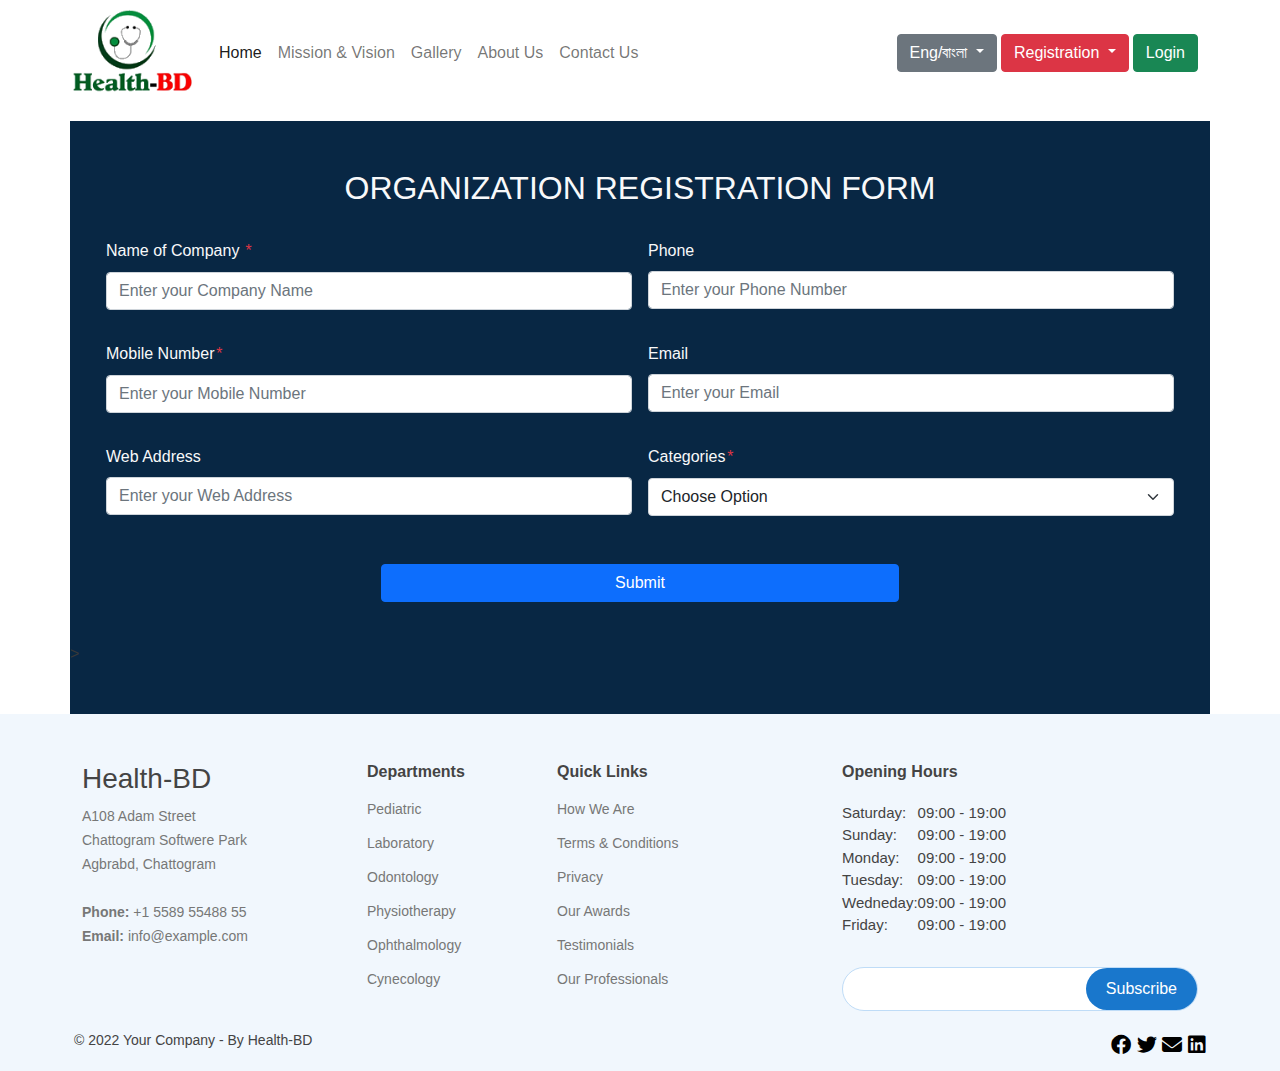
<file: Reg_form2.html>
<!DOCTYPE html>
<html lang="en">

<head>
  <meta charset="UTF-8">
  <meta http-equiv="X-UA-Compatible" content="IE=edge">
  <meta name="viewport" content="width=device-width, initial-scale=1.0">
  <!-- favicon image-->
  <link rel="icon" type="image/x-icon" href="/assets/image/logo/logo1.png">
  <!-- font awesome 6 -->
  <link rel="stylesheet" href="assets/css/all.min.css">
  <!-- gallery -->
  <link rel="stylesheet" href="assets/css/lc_lightbox.css">
  <link rel="stylesheet" href="assets/css/minimal.css">
  <!-- boostrap css -->
  <link rel="stylesheet" href="assets/css/bootstrap.min.css">
  <!-- owl carousel -->
  <link rel="stylesheet" href="assets/css/owl.carousel.min.css">
  <link rel="stylesheet" href="assets/css/owl.theme.default.min.css">
  <!-- stylesheet -->
  <link rel="stylesheet" href="assets/css/style.css">
  <title>E-HealthBD</title>
</head>

<body>
  <header>
    <nav class="navbar navbar-expand-lg navbar-light fixed-top bg-white">
      <div class="container">
        <a class="navbar-brand" href="#">
          <img src="assets/image/logo/logo1.png" alt="image">
        </a>
        <button class="navbar-toggler" type="button" data-bs-toggle="collapse" data-bs-target="#navbarSupportedContent"
          aria-controls="navbarSupportedContent" aria-expanded="false" aria-label="Toggle navigation">
          <span class="navbar-toggler-icon"></span>
        </button>
        <div class="collapse navbar-collapse" id="navbarSupportedContent">
          <ul class="navbar-nav me-auto mb-2 mb-lg-0">
            <li class="nav-item">
              <a class="nav-link active" aria-current="page" href="index.html">Home</a>
            </li>
            <li class="nav-item">
              <a class="nav-link" href="ogranizationlist.html">Mission & Vision</a>
            </li>
            <li class="nav-item">
              <a class="nav-link" href="gallery.html">Gallery</a>
            </li>
            <li class="nav-item">
              <a class="nav-link" href="doctor_detils.html">About Us</a>
            </li>
            <li class="nav-item">
              <a class="nav-link" href="contactus.html">Contact Us</a>
            </li>
          </ul>
          <form class="d-flex">
            <div class="btn-group">
              <button type="button" class="btn btn-secondary dropdown-toggle" data-bs-toggle="dropdown"
                aria-expanded="false">
                Eng/বাংলা
              </button>
              <ul class="dropdown-menu">
                <li><a class="dropdown-item" href="doctorlist.html">Bangla</a></li>
                <li><a class="dropdown-item" href="#">English</a></li>
              </ul>
            </div>
            <div class="btn-group ms-1">
              <button type="button" class="btn btn-danger dropdown-toggle" data-bs-toggle="dropdown"
                aria-expanded="false">
                Registration
              </button>
              <ul class="dropdown-menu">
                <li><a class="dropdown-item" href="doctor_reg.html">Doctor</a></li>
                <li><a class="dropdown-item" href="Visitor.html">Visitor</a></li>
                <li><a class="dropdown-item" href="Reg_form2.html">Organizition</a></li>
              </ul>
            </div>
            <div class="ms-1">
              <a href="login.html" class="btn btn-success text-white text-decoration-none">Login</a>
            </div>
          </form>
        </div>
      </div>
    </nav>
  </header>
  <!-- top bar end -->

  <div class="container registration_form py-5">
    <div class=" col-12">
      <h2 class="text-light">ORGANIZATION REGISTRATION FORM</h2>
    </div>
    <form action="forms/appointment.php" method="post" class="php-email-form px-4">
      <div class="row text-light card-body">
        <div class=" col-lg-6 col-12 p-2 mb-3">
          <label for="inputname" class="form-label">Name of
            Company <samp class="text-danger">*</samp></label>
          <input type="text" class="form-control" required id="inputname" placeholder="Enter your Company Name">
        </div>
        <div class="col-lg-6 col-12 p-2 mb-3">
          <label for="inputphone5" class="form-label">Phone</label>
          <input type="number" class="form-control" id="inputphone5" placeholder="Enter your Phone Number">
        </div>
        <div class="col-lg-6 col-12 p-2 mb-3">
          <label for="inputmobi7" class="form-label">Mobile Number<samp class="text-danger">*</samp></label>
          <input type="number" class="form-control" required id="inputmobi7" placeholder="Enter your Mobile Number">
        </div>
        <div class="col-lg-6 col-12 p-2 mb-3">
          <label for="inputemail6" class="form-label">Email</label>
          <input type="email" class="form-control" id="inputemail6" placeholder="Enter your Email">
        </div>
        <div class="col-lg-6 col-12 p-2 mb-3">
          <label for="inputweb7" class="form-label">Web Address</label>
          <input type="text" class="form-control" id="inputweb7" placeholder="Enter your Web Address">
        </div>
        <div class="col-lg-6 col-12 p-2 mb-3">
          <label for="inputcategories" class="form-label">Categories<samp class="text-danger">*</samp></label>
          <select id="inputcategories" class="form-select">
            <option selected>Choose Option</option>
            <option>Option 1</option>
            <option>Option 2</option>
            <option>Option 3</option>
            <option>Option 4</option>
            <option>Option 5</option>
          </select>
        </div>
        <div class="col-lg-12 col-12 p-4 text-center">
          <div class="d-grid gap-2 col-6 mx-auto">
            <button class="btn btn-primary" type="button">Submit</button>
          </div>
        </div>
      </div>
    </form>>
  </div>
  <!-- Appointment Section End -->
  <!-- ======= footer ======= -->
  <footer id="footer">
    <div class="container footer-top">
      <div class="row">
        <div class="col-lg-3 col-md-6 footer-contact">
          <h3>Health-BD</h3>
          <p>
            A108 Adam Street <br>
            Chattogram Softwere Park<br>
            Agbrabd, Chattogram <br><br>
            <strong>Phone:</strong> +1 5589 55488 55<br>
            <strong>Email:</strong> info@example.com<br>
          </p>
        </div>
        <div class="col-lg-2 col-md-6 footer-links">
          <h4>Departments</h4>
          <ul>
            <li><a href="#">Pediatric</a></li>
            <li><a href="#">Laboratory</a></li>
            <li><a href="#">Odontology</a></li>
            <li><a href="#">Physiotherapy</a></li>
            <li><a href="#">Ophthalmology</a></li>
            <li><a href="#">Cynecology</a></li>
          </ul>
        </div>
        <div class="col-lg-3 col-md-6 footer-links">
          <h4>Quick Links</h4>
          <ul>
            <li><a href="#">How We Are</a></li>
            <li><a href="#">Terms & Conditions</a></li>
            <li><a href="#">Privacy</a></li>
            <li><a href="#">Our Awards</a></li>
            <li><a href="#">Testimonials</a></li>
            <li><a href="#">Our Professionals</a></li>
          </ul>
        </div>
        <div class="col-lg-4 col-md-6 footer-newsletter">
          <h4>Opening Hours</h4>
          <table>
            <tr>
              <td>Saturday:</td>
              <td>09:00 - 19:00</td>
            </tr>
            <tr>
              <td>Sunday:</td>
              <td>09:00 - 19:00</td>
            </tr>
            <tr>
              <td>Monday:</td>
              <td>09:00 - 19:00</td>
            </tr>
            <tr>
              <td>Tuesday:</td>
              <td>09:00 - 19:00</td>
            </tr>
            <tr>
              <td>Wedneday:</td>
              <td>09:00 - 19:00</td>
            </tr>
            <tr>
              <td>Friday:</td>
              <td>09:00 - 19:00</td>
            </tr>
          </table>
          <form action="post" method="post">
            <input type="email" name="email">
            <input type="submit" value="Subscribe">
          </form>
        </div>
        <div class="col-6 p-1">
          <p>© 2022 Your Company - By Health-BD</p>
        </div>
        <div class="col-6 p-1 footer_icon">
          <div class="float-end social">
            <a href="#"><i class="fa-brands fa-facebook"></i></a>
            <a href="#"><i class="fa-brands fa-twitter"></i></a>
            <a href="#"><i class="fa-solid fa-envelope"></i></a>
            <a href="#"><i class="fa-brands fa-linkedin"></i></a>
          </div>
        </div>
      </div>
    </div>

  </footer>
  <!-- end Footer -->

  <div id="preloader"></div>
  <a href="#" class="back-to-top d-flex align-items-center justify-content-center"><i
      class="bi bi-arrow-up-short"></i></a>

  <!-- owl carousel js -->
  <script src="assets/js/jquery-3.6.0.min.js"></script>
  <script src="assets/js/owl.carousel.min.js"></script>
  <!-- bootstrap js -->
  <script src="assets/js/bootstrap.min.js"></script>
  <!-- bootstrap js -->
  <script src="assets/js/purecounter.js"></script>
  <!-- Gallary -->
  <script src="assets/js/lc_lightbox.lite.js"></script>
</body>

</html>
</file>
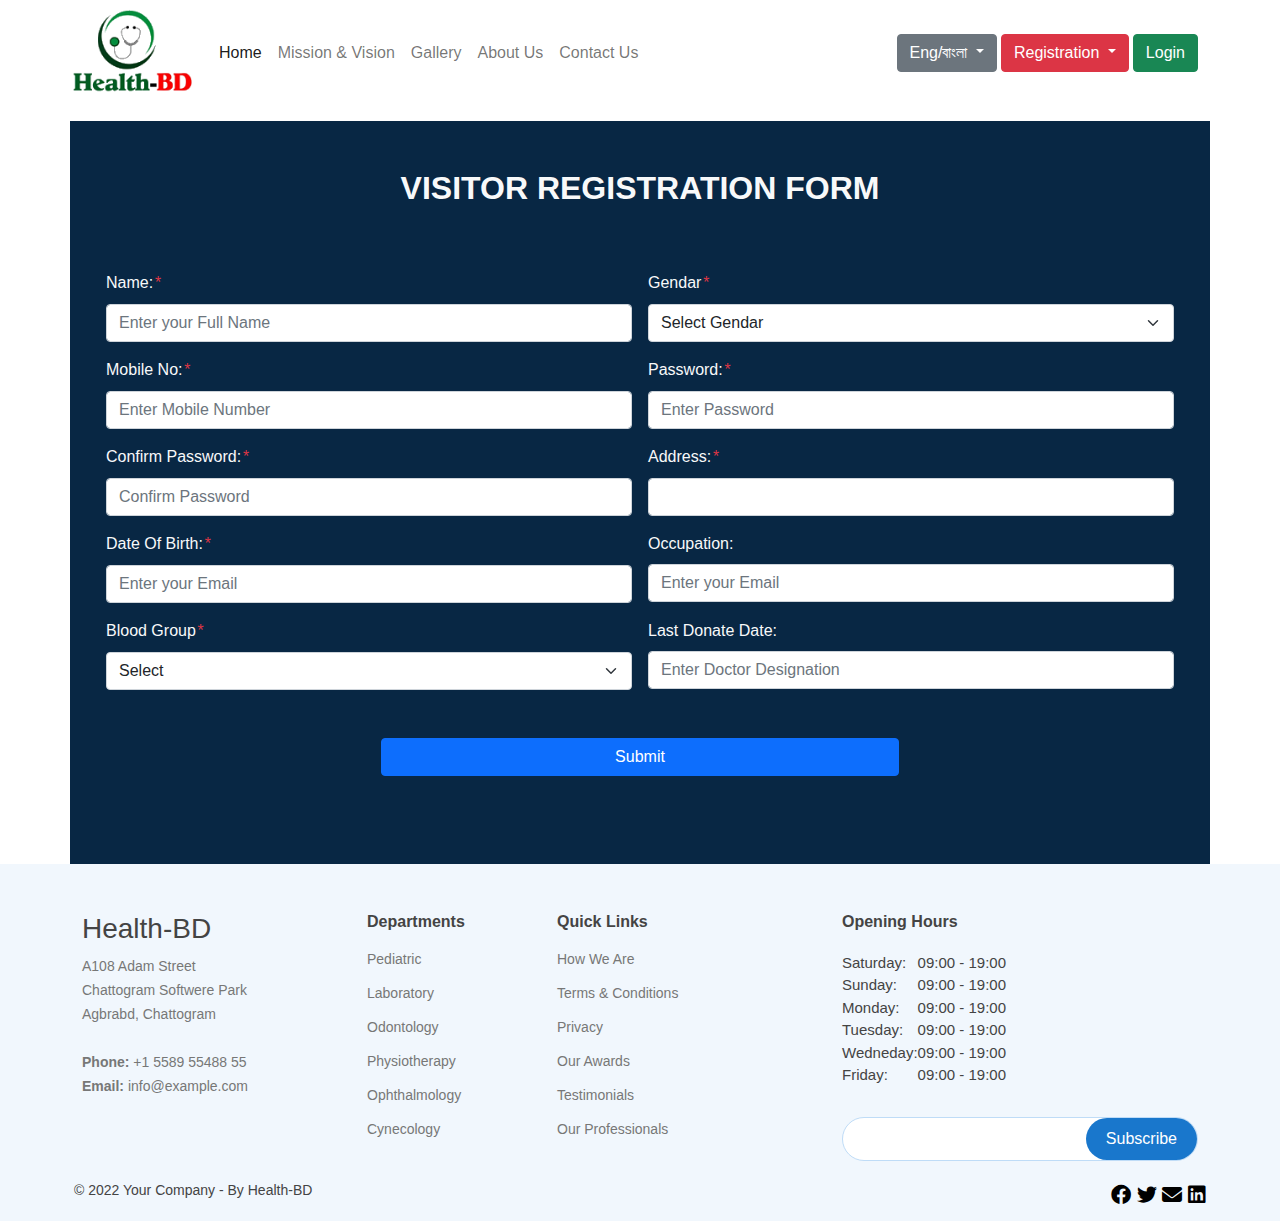
<file: Visitor.html>
<!DOCTYPE html>
<html lang="en">

<head>
  <meta charset="UTF-8">
  <meta http-equiv="X-UA-Compatible" content="IE=edge">
  <meta name="viewport" content="width=device-width, initial-scale=1.0">
  <!-- favicon image-->
  <link rel="icon" type="image/x-icon" href="/assets/image/logo/logo1.png">
  <!-- font awesome 6 -->
  <link rel="stylesheet" href="assets/css/all.min.css">
  <!-- gallery -->
  <link rel="stylesheet" href="assets/css/lc_lightbox.css">
  <link rel="stylesheet" href="assets/css/minimal.css">
  <!-- boostrap css -->
  <link rel="stylesheet" href="assets/css/bootstrap.min.css">
  <!-- owl carousel -->
  <link rel="stylesheet" href="assets/css/owl.carousel.min.css">
  <link rel="stylesheet" href="assets/css/owl.theme.default.min.css">
  <!-- stylesheet -->
  <link rel="stylesheet" href="assets/css/style.css">
  <title>E-HealthBD</title>
</head>

<body>
  <header>
    <nav class="navbar navbar-expand-lg navbar-light fixed-top bg-white">
      <div class="container">
        <a class="navbar-brand" href="#">
          <img src="assets/image/logo/logo1.png" alt="image">
        </a>
        <button class="navbar-toggler" type="button" data-bs-toggle="collapse" data-bs-target="#navbarSupportedContent"
          aria-controls="navbarSupportedContent" aria-expanded="false" aria-label="Toggle navigation">
          <span class="navbar-toggler-icon"></span>
        </button>
        <div class="collapse navbar-collapse" id="navbarSupportedContent">
          <ul class="navbar-nav me-auto mb-2 mb-lg-0">
            <li class="nav-item">
              <a class="nav-link active" aria-current="page" href="index.html">Home</a>
            </li>
            <li class="nav-item">
              <a class="nav-link" href="ogranizationlist.html">Mission & Vision</a>
            </li>
            <li class="nav-item">
              <a class="nav-link" href="gallery.html">Gallery</a>
            </li>
            <li class="nav-item">
              <a class="nav-link" href="doctor_detils.html">About Us</a>
            </li>
            <li class="nav-item">
              <a class="nav-link" href="contactus.html">Contact Us</a>
            </li>
          </ul>
          <form class="d-flex">
            <div class="btn-group">
              <button type="button" class="btn btn-secondary dropdown-toggle" data-bs-toggle="dropdown"
                aria-expanded="false">
                Eng/বাংলা
              </button>
              <ul class="dropdown-menu">
                <li><a class="dropdown-item" href="doctorlist.html">Bangla</a></li>
                <li><a class="dropdown-item" href="#">English</a></li>
              </ul>
            </div>
            <div class="btn-group ms-1">
              <button type="button" class="btn btn-danger dropdown-toggle" data-bs-toggle="dropdown"
                aria-expanded="false">
                Registration
              </button>
              <ul class="dropdown-menu">
                <li><a class="dropdown-item" href="doctor_reg.html">Doctor</a></li>
                <li><a class="dropdown-item" href="Visitor.html">Visitor</a></li>
                <li><a class="dropdown-item" href="Reg_form2.html">Organizition</a></li>
              </ul>
            </div>
            <div class="ms-1">
              <a href="login.html" class="btn btn-success text-white text-decoration-none">Login</a>
            </div>
          </form>
        </div>
      </div>
    </nav>
  </header>
  <!-- top bar end -->


  <div class="container visitor_from py-5">
    <div class="section-title col-12">
      <h2 class="text-light">VISITOR REGISTRATION FORM</h2>
    </div>

    <form action="forms/appointment.php" method="post" class="php-email-form px-4">
      <div class="row text-light card-body">
        <div class=" col-lg-6 col-12 p-2">
          <label for="inputAddressname" class="form-label">Name:<samp class="text-danger">*</samp></label>
          <input type="text" class="form-control" required id="inputAddressname" placeholder="Enter your Full Name">
        </div>
        <div class="col-lg-6 col-12 p-2">
          <label for="inputgender34" class="form-label">Gendar<samp class="text-danger">*</samp></label>
          <select required id="inputgender34" class="form-select">
            <option selected>Select Gendar</option>
            <option>Male</option>
            <option>Female</option>
          </select>
        </div>
        <div class="col-lg-6 col-12 p-2">
          <label for="inputAddressmob" class="form-label">Mobile No:<samp class="text-danger">*</samp></label>
          <input type="email" class="form-control" required id="inputAddressmob" placeholder="Enter Mobile Number">
        </div>
        <div class="col-lg-6 col-12 p-2">
          <label for="inputAddresspass" class="form-label">Password:<samp class="text-danger">*</samp></label>
          <input type="password" class="form-control" required id="inputAddresspass" placeholder="Enter Password">
        </div>
        <div class="col-lg-6 col-12 p-2">
          <label for="inputAddresscompp" class="form-label">Confirm Password:<samp class="text-danger">*</samp></label>
          <input type="password" class="form-control" required id="inputAddresscompp" placeholder="Confirm Password">
        </div>
        <div class="col-lg-6 col-12 p-2">
          <label for="inputAddressaddress" class="form-label">Address:<samp class="text-danger">*</samp></label>
          <input type="text" class="form-control" id="inputAddressaddress">
        </div>
        <div class="col-lg-6 col-12 p-2">
          <label for="inputAddressdate" class="form-label">Date Of Birth:<samp class="text-danger">*</samp></label>
          <input type="email" class="form-control" required id="inputAddressdate" placeholder="Enter your Email">
        </div>
        <div class="col-lg-6 col-12 p-2">
          <label for="inputAddressoccupation" class="form-label">Occupation:</label>
          <input type="text" class="form-control" id="inputAddressoccupation" placeholder="Enter your Email">
        </div>
        <div class="col-lg-6 col-12 p-2">
          <label for="inputStateblood" class="form-label">Blood Group<samp class="text-danger">*</samp></label>
          <select id="inputStateblood" class="form-select">
            <option selected>Select</option>
            <option>A+</option>
            <option>A-</option>
            <option>B+</option>
            <option>B-</option>
            <option>O+</option>
            <option>O-</option>
            <option>AB+</option>
            <option>AB-</option>
          </select>
        </div>
        <div class="col-lg-6 col-12 p-2">
          <label for="inputAddressdonate" class="form-label">Last Donate Date:</label>
          <input type="text" class="form-control" id="inputAddressdonate" placeholder="Enter Doctor Designation">
        </div>
        <div class="col-lg-12 col-12 p-4 text-center">
          <div class="d-grid col-6 mx-auto mt-3">
            <button class="btn btn-primary" type="button">Submit</button>
          </div>
        </div>
      </div>
    </form>
  </div>
  <!-- Appointment Section End -->
  <!-- ======= footer ======= -->
  <footer id="footer">
    <div class="container footer-top">
      <div class="row">
        <div class="col-lg-3 col-md-6 footer-contact">
          <h3>Health-BD</h3>
          <p>
            A108 Adam Street <br>
            Chattogram Softwere Park<br>
            Agbrabd, Chattogram <br><br>
            <strong>Phone:</strong> +1 5589 55488 55<br>
            <strong>Email:</strong> info@example.com<br>
          </p>
        </div>
        <div class="col-lg-2 col-md-6 footer-links">
          <h4>Departments</h4>
          <ul>
            <li><a href="#">Pediatric</a></li>
            <li><a href="#">Laboratory</a></li>
            <li><a href="#">Odontology</a></li>
            <li><a href="#">Physiotherapy</a></li>
            <li><a href="#">Ophthalmology</a></li>
            <li><a href="#">Cynecology</a></li>
          </ul>
        </div>
        <div class="col-lg-3 col-md-6 footer-links">
          <h4>Quick Links</h4>
          <ul>
            <li><a href="#">How We Are</a></li>
            <li><a href="#">Terms & Conditions</a></li>
            <li><a href="#">Privacy</a></li>
            <li><a href="#">Our Awards</a></li>
            <li><a href="#">Testimonials</a></li>
            <li><a href="#">Our Professionals</a></li>
          </ul>
        </div>
        <div class="col-lg-4 col-md-6 footer-newsletter">
          <h4>Opening Hours</h4>
          <table>
            <tr>
              <td>Saturday:</td>
              <td>09:00 - 19:00</td>
            </tr>
            <tr>
              <td>Sunday:</td>
              <td>09:00 - 19:00</td>
            </tr>
            <tr>
              <td>Monday:</td>
              <td>09:00 - 19:00</td>
            </tr>
            <tr>
              <td>Tuesday:</td>
              <td>09:00 - 19:00</td>
            </tr>
            <tr>
              <td>Wedneday:</td>
              <td>09:00 - 19:00</td>
            </tr>
            <tr>
              <td>Friday:</td>
              <td>09:00 - 19:00</td>
            </tr>
          </table>
          <form action="post" method="post">
            <input type="email" name="email">
            <input type="submit" value="Subscribe">
          </form>
        </div>
        <div class="col-6 p-1">
          <p>© 2022 Your Company - By Health-BD</p>
        </div>
        <div class="col-6 p-1 footer_icon">
          <div class="float-end social">
            <a href="#"><i class="fa-brands fa-facebook"></i></a>
            <a href="#"><i class="fa-brands fa-twitter"></i></a>
            <a href="#"><i class="fa-solid fa-envelope"></i></a>
            <a href="#"><i class="fa-brands fa-linkedin"></i></a>
          </div>
        </div>
      </div>
    </div>

  </footer>
  <!-- end Footer -->

  <div id="preloader"></div>
  <a href="#" class="back-to-top d-flex align-items-center justify-content-center"><i
      class="bi bi-arrow-up-short"></i></a>

  <!-- owl carousel js -->
  <script src="assets/js/jquery-3.6.0.min.js"></script>
  <script src="assets/js/owl.carousel.min.js"></script>
  <!-- bootstrap js -->
  <script src="assets/js/bootstrap.min.js"></script>
  <!-- bootstrap js -->
  <script src="assets/js/purecounter.js"></script>
  <!-- Gallary -->
  <script src="assets/js/lc_lightbox.lite.js"></script>

</body>

</html>
</file>
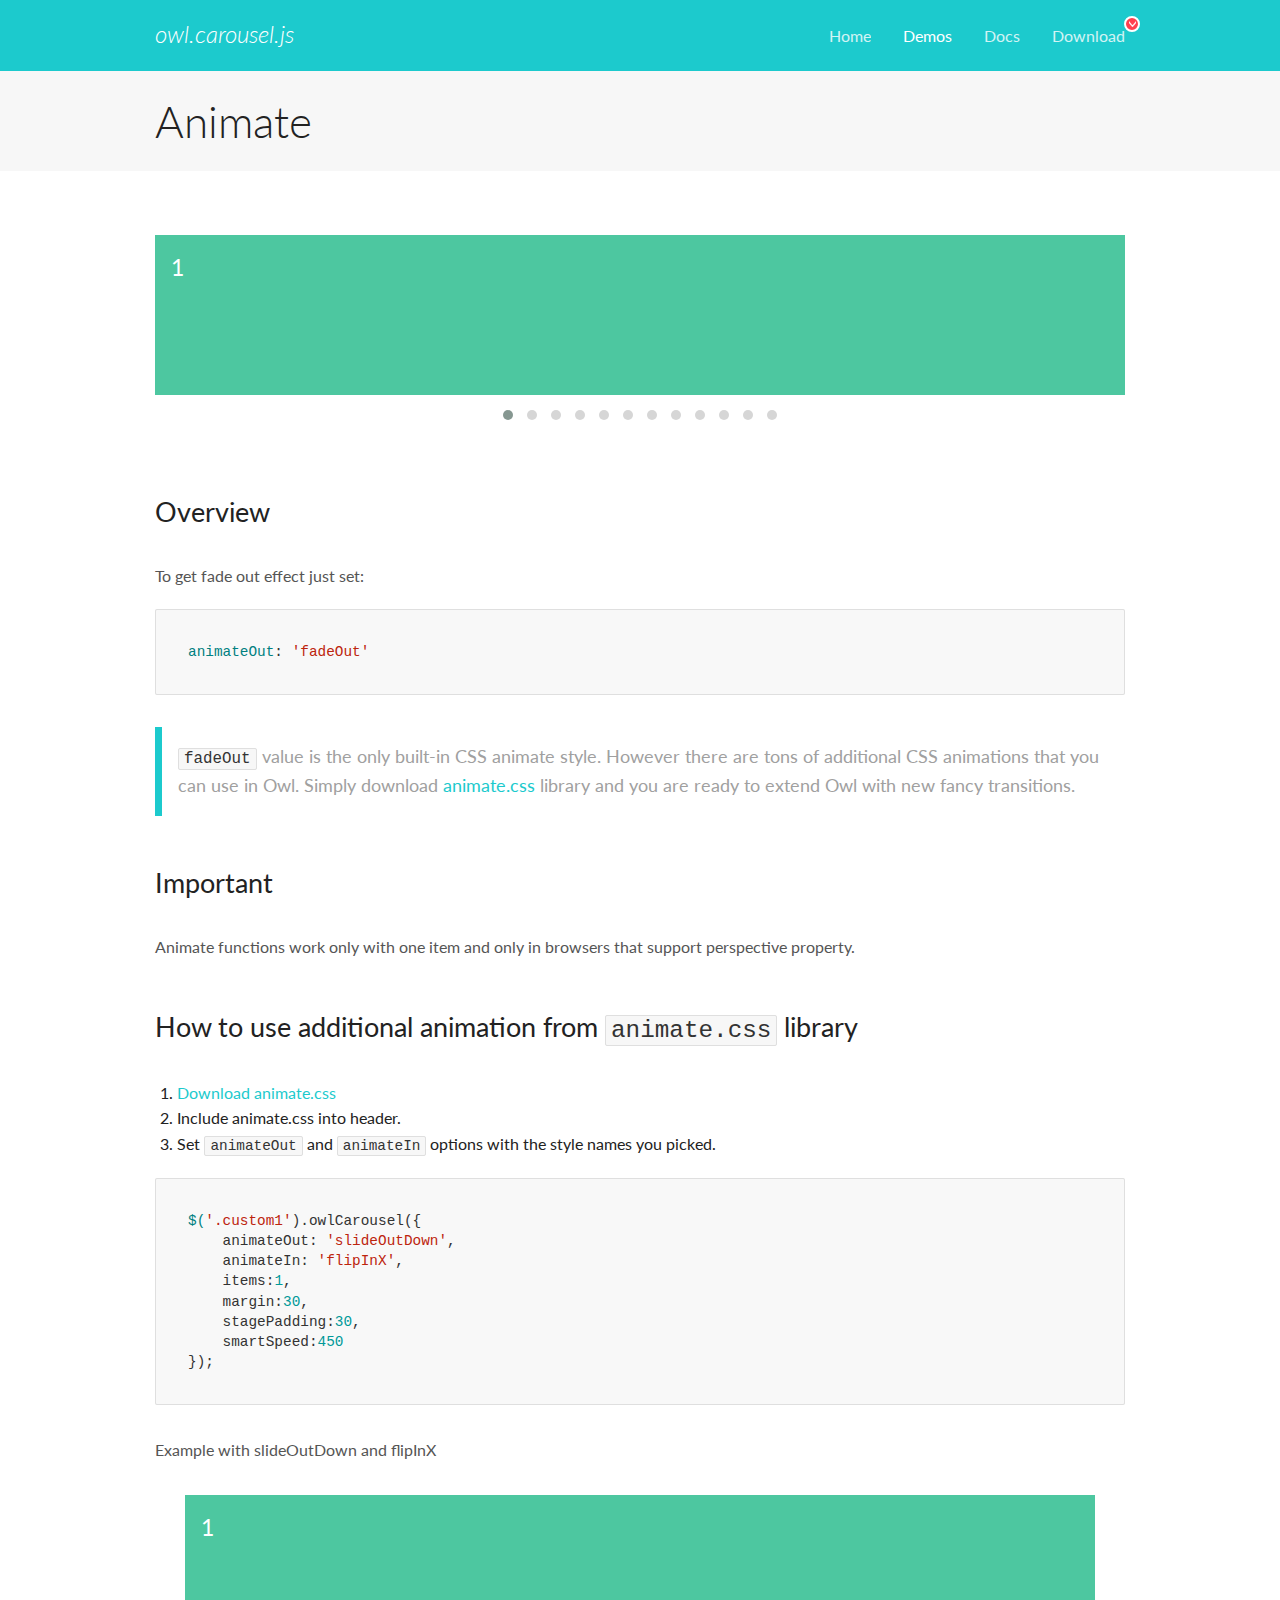
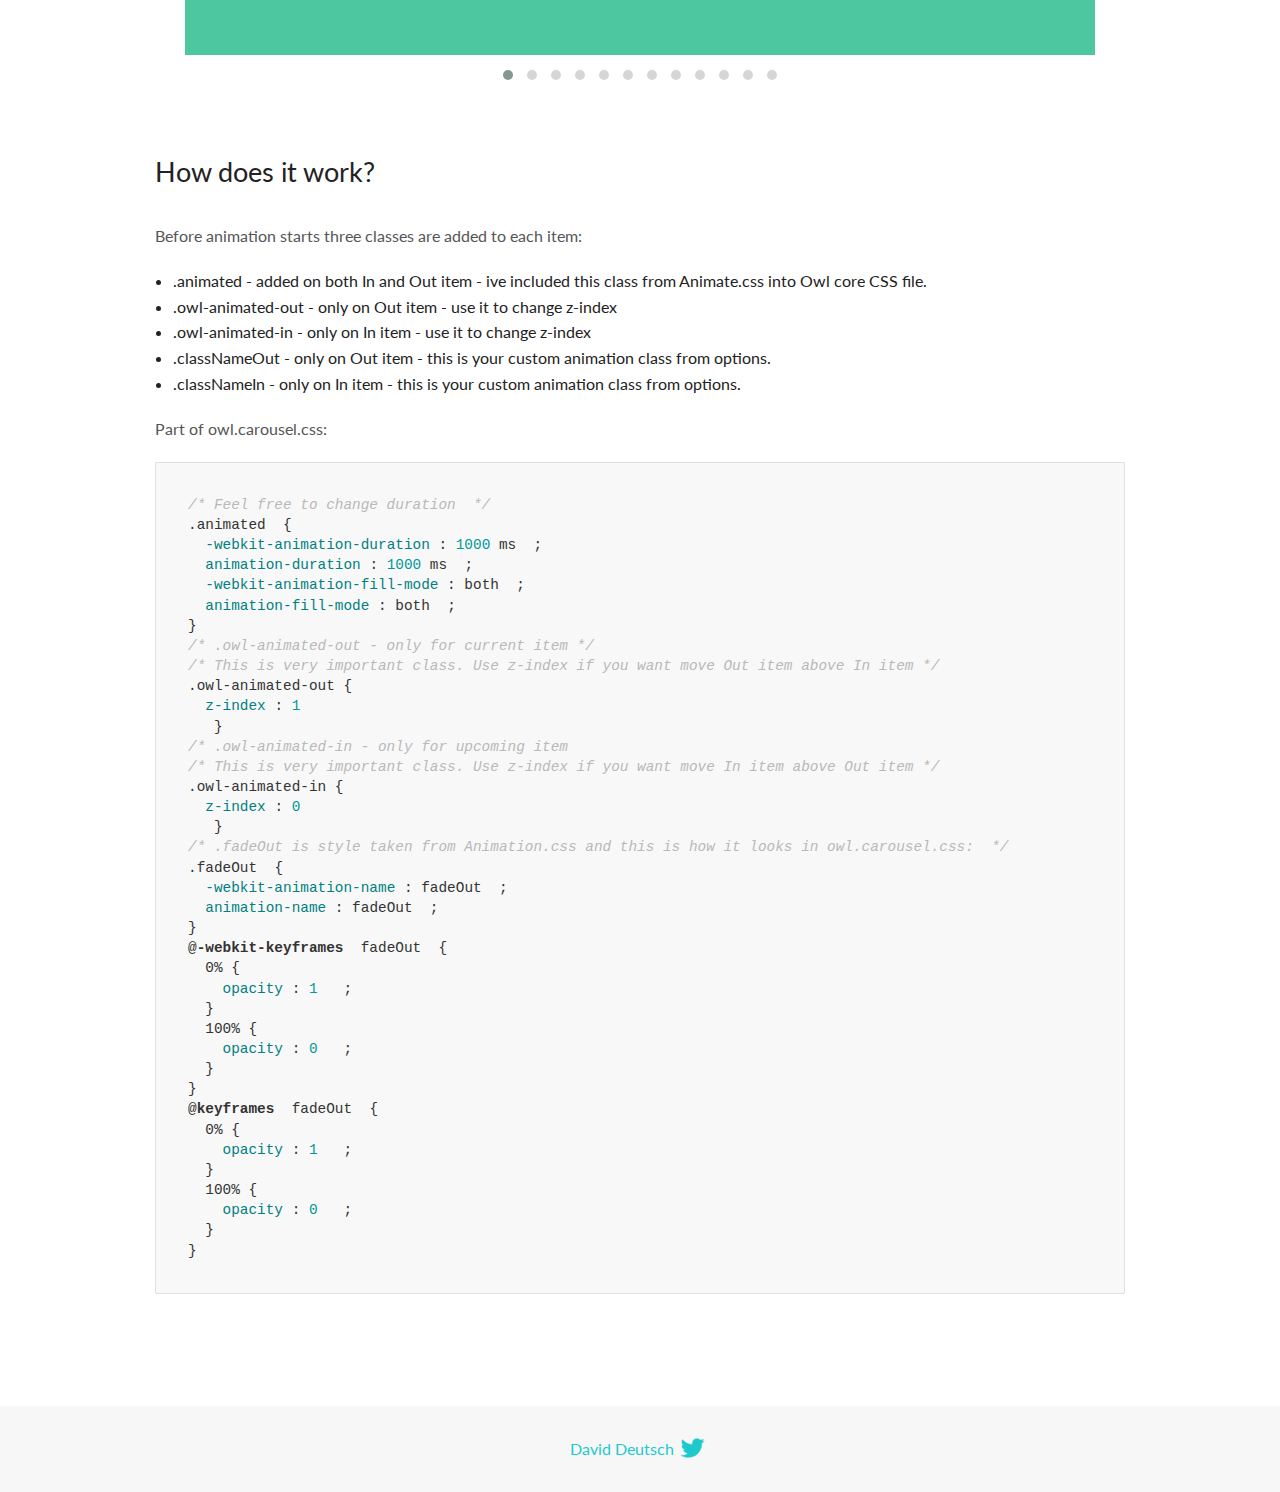
<file: assets/file/OwlCarousel2-2.3.4/docs/demos/animate.html>
<!DOCTYPE html>
<html lang="en">
  <head>

    <!-- head -->
    <meta charset="utf-8">
    <meta name="msapplication-tap-highlight" content="no" />
    <meta name="viewport" content="width=device-width, initial-scale=1.0" />
    <meta name="description" content="Animate carousel">
    <meta name="author" content="David Deutsch">
    <title>
      Animate Demo | Owl Carousel | 2.3.4
    </title>

    <!-- Stylesheets -->
    <link href='https://fonts.googleapis.com/css?family=Lato:300,400,700,400italic,300italic' rel='stylesheet' type='text/css'>
    <link rel="stylesheet" href="../assets/css/docs.theme.min.css">

    <!-- Owl Stylesheets -->
    <link rel="stylesheet" href="../assets/owlcarousel/assets/owl.carousel.min.css">
    <link rel="stylesheet" href="../assets/owlcarousel/assets/owl.theme.default.min.css">

    <!-- HTML5 shim and Respond.js IE8 support of HTML5 elements and media queries -->

    <!--[if lt IE 9]>
      <script src="https://oss.maxcdn.com/libs/html5shiv/3.7.0/html5shiv.js"></script>
      <script src="https://oss.maxcdn.com/libs/respond.js/1.3.0/respond.min.js"></script>
    <![endif]-->

    <!-- Favicons -->
    <link rel="apple-touch-icon-precomposed" sizes="144x144" href="../assets/ico/apple-touch-icon-144-precomposed.png">
    <link rel="shortcut icon" href="../assets/ico/favicon.png">
    <link rel="shortcut icon" href="favicon.ico">

    <!-- Yeah i know js should not be in header. Its required for demos.-->

    <!-- javascript -->
    <script src="../assets/vendors/jquery.min.js"></script>
    <script src="../assets/owlcarousel/owl.carousel.js"></script>
  </head>
  <body>

    <!-- header -->
    <header class="header">
      <div class="row">
        <div class="large-12 columns">
          <div class="brand left">
            <h3>
              <a href="/OwlCarousel2/">owl.carousel.js</a> 
            </h3>
          </div>
          <a id="toggle-nav" class="right">
            <span></span> <span></span> <span></span> 
          </a> 
          <div class="nav-bar">
            <ul class="clearfix">
              <li> <a href="/OwlCarousel2/index.html">Home</a>  </li>
              <li class="active">
                <a href="/OwlCarousel2/demos/demos.html">Demos</a> 
              </li>
              <li> <a href="/OwlCarousel2/docs/started-welcome.html">Docs</a>  </li>
              <li>
                <a href="https://github.com/OwlCarousel2/OwlCarousel2/archive/2.3.4.zip">Download</a> 
                <span class="download"></span> 
              </li>
            </ul>
          </div>
        </div>
      </div>
    </header>

    <!-- title -->
    <section class="title">
      <div class="row">
        <div class="large-12 columns">
          <h1>Animate</h1>
        </div>
      </div>
    </section>

    <!--  Demos -->
    <section id="demos">
      <div class="row">
        <div class="large-12 columns">
          <div class="fadeOut owl-carousel owl-theme">
            <div class="item">
              <h4>1</h4>
            </div>
            <div class="item">
              <h4>2</h4>
            </div>
            <div class="item">
              <h4>3</h4>
            </div>
            <div class="item">
              <h4>4</h4>
            </div>
            <div class="item">
              <h4>5</h4>
            </div>
            <div class="item">
              <h4>6</h4>
            </div>
            <div class="item">
              <h4>7</h4>
            </div>
            <div class="item">
              <h4>8</h4>
            </div>
            <div class="item">
              <h4>9</h4>
            </div>
            <div class="item">
              <h4>10</h4>
            </div>
            <div class="item">
              <h4>11</h4>
            </div>
            <div class="item">
              <h4>12</h4>
            </div>
          </div>
          <h3 id="overview">Overview</h3>
          <p>To get fade out effect just set:</p>
          <pre><code>animateOut: &#39;fadeOut&#39;</code></pre>
          <blockquote>
            <p><code>fadeOut</code> value is the only built-in CSS animate style. However there are tons of additional CSS animations that you can use in Owl. Simply download
              <a href="https://daneden.github.io/animate.css/">animate.css</a>  library and you are ready to extend Owl with new fancy transitions.</p>
          </blockquote>
          <h3 id="important">Important</h3>
          <p>Animate functions work only with one item and only in browsers that support perspective property.</p>
          <h3 id="how-to-use-additional-animation-from-animate-css-library">How to use additional animation from <code>animate.css</code> library</h3>
          <ol>
            <li> <a href="https://daneden.github.io/animate.css/">Download animate.css</a>  </li>
            <li>Include animate.css into header.</li>
            <li>Set <code>animateOut</code> and <code>animateIn</code> options with the style names you picked.</li>
          </ol>
          <pre><code>$(&#39;.custom1&#39;).owlCarousel({
    animateOut: &#39;slideOutDown&#39;,
    animateIn: &#39;flipInX&#39;,
    items:1,
    margin:30,
    stagePadding:30,
    smartSpeed:450
});</code></pre>
          <p>Example with slideOutDown and flipInX</p>
          <div class="custom1 owl-carousel owl-theme">
            <div class="item">
              <h4>1</h4>
            </div>
            <div class="item">
              <h4>2</h4>
            </div>
            <div class="item">
              <h4>3</h4>
            </div>
            <div class="item">
              <h4>4</h4>
            </div>
            <div class="item">
              <h4>5</h4>
            </div>
            <div class="item">
              <h4>6</h4>
            </div>
            <div class="item">
              <h4>7</h4>
            </div>
            <div class="item">
              <h4>8</h4>
            </div>
            <div class="item">
              <h4>9</h4>
            </div>
            <div class="item">
              <h4>10</h4>
            </div>
            <div class="item">
              <h4>11</h4>
            </div>
            <div class="item">
              <h4>12</h4>
            </div>
          </div>
          <h3 id="how-does-it-work-">How does it work?</h3>
          <p>Before animation starts three classes are added to each item:</p>
          <ul>
            <li>.animated - added on both In and Out item - ive included this class from Animate.css into Owl core CSS file.</li>
            <li>.owl-animated-out - only on Out item - use it to change z-index</li>
            <li>.owl-animated-in - only on In item - use it to change z-index</li>
            <li>.classNameOut - only on Out item - this is your custom animation class from options.</li>
            <li>.classNameIn - only on In item - this is your custom animation class from options.</li>
          </ul>
          <p>Part of owl.carousel.css:</p>
          <pre><code class="language-css"><span class="comment">/* Feel free to change duration  */</span> 
<span class="class">.animated</span>  <span class="rules">{
  <span class="rule"><span class="attribute">-webkit-animation-duration</span> :<span class="value"> <span class="number">1000</span> ms</span> </span> ;
  <span class="rule"><span class="attribute">animation-duration</span> :<span class="value"> <span class="number">1000</span> ms</span> </span> ;
  <span class="rule"><span class="attribute">-webkit-animation-fill-mode</span> :<span class="value"> both</span> </span> ;
  <span class="rule"><span class="attribute">animation-fill-mode</span> :<span class="value"> both</span> </span> ;
<span class="rule">}</span> </span> 
<span class="comment">/* .owl-animated-out - only for current item */</span> 
<span class="comment">/* This is very important class. Use z-index if you want move Out item above In item */</span> 
<span class="class">.owl-animated-out</span> <span class="rules">{
  <span class="rule"><span class="attribute">z-index</span> :<span class="value"> <span class="number">1</span> 
</span> </span> </span> }
<span class="comment">/* .owl-animated-in - only for upcoming item
/* This is very important class. Use z-index if you want move In item above Out item */</span> 
<span class="class">.owl-animated-in</span> <span class="rules">{
  <span class="rule"><span class="attribute">z-index</span> :<span class="value"> <span class="number">0</span> 
</span> </span> </span> }
<span class="comment">/* .fadeOut is style taken from Animation.css and this is how it looks in owl.carousel.css:  */</span> 
<span class="class">.fadeOut</span>  <span class="rules">{
  <span class="rule"><span class="attribute">-webkit-animation-name</span> :<span class="value"> fadeOut</span> </span> ;
  <span class="rule"><span class="attribute">animation-name</span> :<span class="value"> fadeOut</span> </span> ;
<span class="rule">}</span> </span> 
<span class="at_rule">@<span class="keyword">-webkit-keyframes</span>  fadeOut </span> {
  0% <span class="rules">{
    <span class="rule"><span class="attribute">opacity</span> :<span class="value"> <span class="number">1</span> </span> </span> ;
  <span class="rule">}</span> </span> 
  100% <span class="rules">{
    <span class="rule"><span class="attribute">opacity</span> :<span class="value"> <span class="number">0</span> </span> </span> ;
  <span class="rule">}</span> </span> 
}
<span class="at_rule">@<span class="keyword">keyframes</span>  fadeOut </span> {
  0% <span class="rules">{
    <span class="rule"><span class="attribute">opacity</span> :<span class="value"> <span class="number">1</span> </span> </span> ;
  <span class="rule">}</span> </span> 
  100% <span class="rules">{
    <span class="rule"><span class="attribute">opacity</span> :<span class="value"> <span class="number">0</span> </span> </span> ;
  <span class="rule">}</span> </span> 
}</code></pre>
          <link rel="stylesheet" href="../assets/css/animate.css">
          <script>
            jQuery(document).ready(function($) {
              $('.fadeOut').owlCarousel({
                items: 1,
                animateOut: 'fadeOut',
                loop: true,
                margin: 10,
              });
              $('.custom1').owlCarousel({
                animateOut: 'slideOutDown',
                animateIn: 'flipInX',
                items: 1,
                margin: 30,
                stagePadding: 30,
                smartSpeed: 450
              });
            });
          </script>
        </div>
      </div>
    </section>

    <!-- footer -->
    <footer class="footer">
      <div class="row">
        <div class="large-12 columns">
          <h5>
            <a href="/OwlCarousel2/docs/support-contact.html">David Deutsch</a> 
            <a id="custom-tweet-button" href="https://twitter.com/share?url=https://github.com/OwlCarousel2/OwlCarousel2&text=Owl Carousel - This is so awesome! " target="_blank"></a> 
          </h5>
        </div>
      </div>
    </footer>

    <!-- vendors -->
    <script src="../assets/vendors/highlight.js"></script>
    <script src="../assets/js/app.js"></script>
  </body>
</html>
</file>
<file: assets/css/minimal.css>
.lcl_minimal #lcl_window,
.lcl_minimal.lcl_txt_under #lcl_txt,
.lcl_minimal.lcl_txt_rside:not(.lcl_force_txt_over) #lcl_txt,
.lcl_minimal.lcl_txt_lside:not(.lcl_force_txt_over) #lcl_txt {
	background-color: #3d3d3d;	
}
.lcl_minimal #lcl_subj {
	background-color: #474747;	
}
.lcl_minimal.lcl_fullscreen_mode #lcl_subj {
	background-color: #252525;	
}

.lcl_minimal #lcl_loader > span {
	border-color: #999 #999 transparent;
}

.lcl_minimal.lcl_txt_rside:not(.lcl_force_txt_over) #lcl_txt:after, 
.lcl_minimal.lcl_txt_lside:not(.lcl_force_txt_over) #lcl_txt:after {
	width: 1px;	
}


/* COMMANDS */
.lcl_minimal #lcl_nav_cmd,
.lcl_minimal .lcl_outer_cmd #lcl_nav_cmd,
.lcl_minimal .lcl_forced_outer_cmd #lcl_nav_cmd {
	padding: 4px !important;	
}
.lcl_minimal #lcl_nav_cmd:before {
    content: "";
	background: rgba(0, 0, 0, 0.4);
    height: 42px;
    left: 0;
    position: absolute;
    right: 0;
    top: 0;
}
.lcl_minimal.lcl_fullscreen_mode[lcl-type=iframe] #lcl_nav_cmd:before {
	background: #3d3d3d;
}
.lcl_minimal.lcl_fullscreen_mode[lcl-type=iframe] #lcl_subj {
	top: 42px;	
}
.lcl_minimal .lcl_close {
    margin-left: 14px !important;
}
.lcl_minimal .lcl_zoom_in {
    margin-right: 14px !important;
}
@media screen and (min-width:450px) { 
	.lcl_minimal .lcl_close {
		margin-left: 28px !important;
	}
	.lcl_minimal .lcl_zoom_in {
		margin-right: 28px !important;
	}
	.lcl_minimal.lcl_inner_cmd:not(.lcl_on_mobile) #lcl_nav_cmd:before,
	.lcl_minimal.lcl_fullscreen_mode.lcl_outer_cmd:not(.lcl_on_mobile):not([lcl-type=iframe]):not([lcl-type=html]) #lcl_nav_cmd:before {
		opacity: 0;
		
		-webkit-transition: opacity .2s ease-in .5s; 
		transition: 		opacity .2s ease-in .5s;	
	}
	.lcl_minimal:not(.lcl_on_mobile) #lcl_window:hover #lcl_nav_cmd:before,
	.lcl_minimal.lcl_fullscreen_mode.lcl_outer_cmd:not(.lcl_on_mobile):not([lcl-type=iframe]):not([lcl-type=html]):hover #lcl_nav_cmd:before {
		opacity: 1;
		
		-webkit-transition: all .2s ease-in 0s; 
		transition: 		all .2s ease-in 0s;
	}
}
.lcl_minimal #lcl_nav_cmd .lcl_icon {
	color: #fafafa;
	background: transparent;
	border-radius: 0 !important;
	border: none !important;
	box-shadow: none !important;
	margin: 3px;	
}
@media screen and (max-width:475px) { 
	.lcl_minimal #lcl_nav_cmd .lcl_icon {
		margin: 3px 0;	
	}
	.lcl_minimal .lcl_counter {
    	letter-spacing: -1px;
	}
}
@media screen and (max-width:400px) { 
	.lcl_minimal #lcl_nav_cmd .lcl_icon {
		width: 24px;
	}
}
.lcl_minimal #lcl_nav_cmd .lcl_icon:before,
.lcl_minimal #lcl_nav_cmd .lcl_icon * {
	text-shadow: 0 0 2px rgba(0, 0, 0, .6); 	
}
.lcl_minimal .lcl_icon:not(.lcl_counter):after {
	background: #cfcfcf;
}
.lcl_minimal#lcl_wrap:not(.lcl_on_mobile) .lcl_icon:not(.lcl_counter):not(a):hover:before {
	color: #fff;
	text-shadow: none; 	
}
.lcl_minimal:not(.lcl_on_mobile) .lcl_icon:not(.lcl_counter):after,
.lcl_minimal:not(.lcl_on_mobile) .lcl_icon:not(.lcl_counter):hover:after {
	border-radius: 0;
	top: 0;
	left: 0;
	right: 0;
	bottom: 0;
	background: rgba(0, 0, 0, 0.15) !important;
	box-shadow: 0 0 0 7px rgba(0, 0, 0, 0.15);
}
.lcl_minimal.lcl_nav_btn_middle .lcl_prev:before, 
.lcl_minimal.lcl_nav_btn_middle .lcl_next:before {
    font-size: 28px !important;
}
.lcl_minimal.lcl_nav_btn_middle .lcl_prev:after,
.lcl_minimal.lcl_nav_btn_middle .lcl_next:after {
	box-shadow: none !important;
}
.lcl_minimal.lcl_nav_btn_middle .lcl_next:after, .lcl_minimal.lcl_nav_btn_middle .lcl_prev:after,
.lcl_minimal.lcl_nav_btn_middle:not(.lcl_on_mobile) .lcl_next:hover:after, .lcl_minimal.lcl_nav_btn_middle .lcl_prev:hover:after {
	background: rgba(0, 0, 0, 0.3) !important;
}
.lcl_minimal .lcl_counter {
	font-size: 13px;
	line-height: 28px;	
}


/* alternative inner close button */
.lcl_minimal #lcl_corner_close {
	background: #303030;
    border-color: transparent !important;
    border-radius: 0 !important;
   
	-webkit-transform: 	rotate(45deg);
	-ms-transform: 		rotate(45deg);
	transform: 			rotate(45deg);
}
.lcl_minimal #lcl_corner_close:before {
	color: #eee;
	
	-webkit-transform: 	rotate(45deg);
	-ms-transform: 		rotate(45deg);
	transform: 			rotate(45deg);
}
.lcl_minimal:not(.lcl_on_mobile) #lcl_corner_close:hover:before {
	-webkit-transform: 	rotate(225deg);
	-ms-transform: 		rotate(225deg);
	transform: 			rotate(225deg);
}


/* TEXTS */
.lcl_minimal #lcl_txt * {
	font-family: Arial,​ 'sans-serif';	
	color: #ddd;
}
.lcl_minimal #lcl_title {
	color: #eee;	
}
.lcl_minimal #lcl_author {
	color: #bfbfbf;	
}
.lcl_minimal .lcl_txt_border {
	border-bottom: 1px dotted #666 !important;	
}

/* text over */
.lcl_minimal.lcl_force_txt_over #lcl_txt,
.lcl_minimal.lcl_txt_over #lcl_txt {
	background: rgba(26, 26, 26, 0.9);
}
.lcl_minimal.lcl_force_txt_over #lcl_txt:before,
.lcl_minimal.lcl_txt_over #lcl_txt:before {
	background: #444;
}
.lcl_minimal.lcl_force_txt_over #lcl_txt:after, 
.lcl_minimal.lcl_txt_over #lcl_txt:after {
	border-color: #3e3e3e;
}


/* text block shadow */
.lcl_minimal.lcl_txt_rside:not(.lcl_force_txt_over) #lcl_txt:after {
    content: "";
	background: linear-gradient(to right, rgba(0, 0, 0, 0.3) 0%, rgba(0, 0, 0, 0) 100%);
    left: 0;
}
.lcl_minimal.lcl_txt_lside:not(.lcl_force_txt_over) #lcl_txt:after {
    content: "";
	background: linear-gradient(to left, rgba(0, 0, 0, 0.3) 0%, rgba(0, 0, 0, 0) 100%);
    right: 0;
}
.lcl_minimal.lcl_txt_under:not(.lcl_force_txt_over) #lcl_txt::after {
	content: "";
	background: linear-gradient(to bottom, rgba(0, 0, 0, 0.3) 0%, rgba(0, 0, 0, 0) 100%);
    height: 2px;
}



/* TOOLTIP */
.lcl_minimal .lcl_tooltip {
	background: rgba(0,0,0, 0.5);	
}
.lcl_minimal .lcl_tooltip.lcl_tt_bottom:before {
	border-color: transparent transparent #000;	
	opacity: .5;
}
.lcl_minimal .lcl_tooltip.lcl_tt_top:before {
	border-color: #000 transparent transparent;
	opacity: .5;
}

/* SOCIALS VISIBILITY */
.lcl_minimal .lcl_socials_tt a {
	border-color: #666;
}

/* THUMBS NAVIGATOR */
.lcl_minimal .lcl_tn_inner li {
	border-radius: 0;	
}
.lcl_minimal #lcl_thumbs_nav span {
	color: #dfdfdf;
}
.lcl_minimal .lcl_tn_mixed_types li::before {
    background: rgba(0, 0, 0, 0.25);	
}
.lcl_minimal .lcl_tn_mixed_types li:after {
    color: #fff;
}

/* PROGRESSBAR */
.lcl_minimal #lcl_progressbar {
	background: #eee;
}
</file>
<file: assets/css/style.css>
*{
    margin: 0px;
    box-sizing: border-box;
    padding: 0px;
  }
  /*--------------------------------------------------------------
  # General
  --------------------------------------------------------------*/
  body {
    font-family: "Open Sans", sans-serif;
    color: #383838;
  }
  a {
    color: #000000;
    text-decoration: none;
  }
  h1, h2, h3, h4, h5, h6 {
    font-family: "Raleway", sans-serif;
  }
  
  /*--------------------------------------------------------------
  # Navigation Menu Star
  --------------------------------------------------------------*/
  
  #navbarSupportedContent ul li .nav-link:hover{
    color: rgb(22, 25, 221);
    border-bottom: 2px solid #1977cc;
  }
  header .navbar img {
    max-width: 126px;
    margin: -25px 3px -22px -16px;
}
  /*--------------------------------------------------------------
  # carousel slider
  --------------------------------------------------------------*/
  .carousel_slider{
    margin-top:26px;
  }
  .carousel_slider img{
    max-height: 600px;
  }
  /*--------------------------------------------------------------
  # Browse on Speciliaty
  --------------------------------------------------------------*/
  .section-title {
    text-align: center;
  }
  .section-title p {
    margin-bottom: 0;
  }
  .services .icon-box{
    max-height: 300px;
    min-height: 300px;
    margin-bottom: 10px;
    border-radius:2px;
  }
  .section-title h2 {
    font-size: 32px;
    font-weight: bold;
    margin-bottom: 20px;
    padding-bottom: 20px;
    position: relative;
    color: #2c4964;
  }
  /*--------------------------------------------------------------
  # Find Doctor
  --------------------------------------------------------------*/
  .about{
  background-color:#0a3d62;
  }
  .about .icon-boxes h6{
    font-size: 18px;
    color: #000000;
    margin-bottom: 15px;
  }
  /*--------------------------------------------------------------
  # Counts
  --------------------------------------------------------------*/
  .counts {
    background: #f1f7fd;
    padding: 70px 0 60px;
  }
  .counts .count-box {
    padding: 30px 30px 25px 30px;
    width: 100%;
    position: relative;
    text-align: center;
    background: #fff;
  }
  .counts .count-box i {
    position: absolute;
    top: -25px;
    left: 50%;
    transform: translateX(-50%);
    font-size: 20px;
    background: #1977cc;
    color: #fff;
    border-radius: 50px;
    display: inline-flex;
    align-items: center;
    justify-content: center;
    width: 48px;
    height: 48px;
  }
  .counts .count-box span {
    font-size: 36px;
    display: block;
    font-weight: 600;
    color: #082744;
  }
  .counts .count-box p {
    padding: 0;
    margin: 0;
    font-family: "Raleway", sans-serif;
    font-size: 14px;
  }
  
  /*--------------------------------------------------------------
  # Browse on Speciliaty
  --------------------------------------------------------------*/
  .services .icon-box {
    text-align: center;
    border: 3px solid #237ad1;
    padding: 15px 0px;
    transition: all ease-in-out 0.3s;
  }
  .services .icon-box h6 a:hover{
    color: white;
  }
  .services .icon-box .icon {
    margin: 0 auto;
    width: 64px;
    height: 64px;
    background: #ffffff;
    border-radius: 5px;
    transition: all 0.3s ease-out 0s;
    display: flex;
    align-items: center;
    justify-content: center;
    margin-bottom: 20px;
    transform-style: preserve-3d;
  }
  .services .icon-box .icon i {
    color: #fff;
    font-size: 28px;
  }
  .services .icon-box .icon::before {
    position: absolute;
    content: "";
    left: -8px;
    top: -8px;
    height: 100%;
    width: 100%;
    background: #badaf7;
    border-radius: 5px;
    transition: all 0.3s ease-out 0s;
    transform: translateZ(-1px);
  }
  .services .icon-box h6 {
    font-weight: 700;
    margin-bottom: 15px;
    font-size: 24px;
  }
  .services .icon-box h4 a {
    color: #2c4964;
  }
  .services .icon-box p {
    line-height: 24px;
    font-size: 14px;
    margin-bottom: 0;
  }
  .services .icon-box:hover {
    background: #1977cc;
    border-color: #1977cc;
  }
  .services .icon-box:hover .icon {
    background: #fff;
  }
  .services .icon-box:hover .icon i {
    color: #1977cc;
  }
  .services .icon-box:hover .icon::before {
    background: #3291e6;
  }
  .services .icon-box:hover h4 a, .services .icon-box:hover a {
    color: #fff;
  }
  .services .icon-box:hover h4 a, .services .icon-box:hover p {
    color: #fff;
  }
 
  /*--------------------------------------------------------------
  # Doctors
  --------------------------------------------------------------*/
  .doctors {
    background: #fff;
  }
  .doctors .member {
    position: relative;
    box-shadow: 0px 2px 15px rgba(44, 73, 100, 0.08);
    padding:10px;
    border-radius: 10px;
  }
  .doctors .member .pic {
    overflow: hidden;
    width: 180px;
    border-radius: 50%;
  }
  .doctors .member .pic img {
    transition: ease-in-out 0.3s;
  }
  .doctors .member:hover img {
    transform: scale(1.1);
  }
  .doctors .member h4 {
    font-weight: 700;
    margin-bottom: 5px;
    font-size: 20px;
    color: #2c4964;
  }
  .doctors .member span {
    display: block;
    font-size: 15px;
    padding-bottom: 10px;
    position: relative;
    font-weight: 500;
  }
  .doctors .member span::after {
    content: "";
    position: absolute;
    display: block;
    width: 50px;
    height: 1px;
    background: #b2c8dd;
    bottom: 0;
    left: 0;
  }
  .doctors .member p {
    margin: 10px 0 0 0;
    font-size: 14px;
  }
  .doctors .member .social {
    margin-top: 12px;
    display: flex;
    align-items: center;
    justify-content: flex-start;
  }
  .doctors .member .social a {
    transition: ease-in-out 0.3s;
    display: flex;
    align-items: center;
    justify-content: center;
    border-radius: 50px;
    width: 32px;
    height: 32px;
    background: #a0bcd5;
  }
  .doctors .member .social a i {
    color: #fff;
    font-size: 16px;
    margin: 0 2px;
  }
  .doctors .member .social a:hover {
    background: #1977cc;
  }
  .doctors .member .social a + a {
    margin-left: 8px;
  }
  /*--------------------------------------------------------------
  # Gallery
  --------------------------------------------------------------*/
  .gallery .gallery-item {
    overflow: hidden;
    border-right: 3px solid #fff;
    border-bottom: 3px solid #fff;
  }
  .gallery .gallery-item img {
    transition: all ease-in-out 0.4s;
  }
  .gallery .gallery-item:hover img {
    transform: scale(1.1);
  }
  /*--------------------------------------------------------------
  # Contact
   -------------------------------------------------------------- */
  .contact .info {
    width: 100%;
    background: #fff;
  }
  .contact .info i {
    font-size: 20px;
    color: #1977cc;
    float: left;
    width: 44px;
    height: 44px;
    background: #d6e9fa;
    display: flex;
    justify-content: center;
    align-items: center;
    border-radius: 50px;
    transition: all 0.3s ease-in-out;
  }
  .contact .info h4 {
    padding: 0 0 0 60px;
    font-size: 22px;
    font-weight: 600;
    margin-bottom: 5px;
    color: #2c4964;
  }
  .contact .info p {
    padding: 0 0 0 60px;
    margin-bottom: 0;
    font-size: 14px;
    color: #4b7dab;
  }
  .contact .info .email, .contact .info .phone {
    margin-top: 40px;
  }
  .contact .info .email:hover i, .contact .info .address:hover i, .contact .info .phone:hover i {
    background: #1977cc;
    color: #fff;
  }
  .contact .php-email-form {
    width: 100%;
    background: #fff;
  }
  .contact .php-email-form .form-group {
    padding-bottom: 8px;
  }
  .contact .php-email-form .error-message {
    display: none;
    color: #fff;
    background: #ed3c0d;
    text-align: left;
    padding: 15px;
    font-weight: 600;
  }
  .contact .php-email-form .error-message br + br {
    margin-top: 25px;
  }
  .contact .php-email-form .sent-message {
    display: none;
    color: #fff;
    background: #18d26e;
    text-align: center;
    padding: 15px;
    font-weight: 600;
  }
  .contact .php-email-form .loading {
    display: none;
    background: #fff;
    text-align: center;
    padding: 15px;
  }
  .contact .php-email-form .loading:before {
    content: "";
    display: inline-block;
    border-radius: 50%;
    width: 24px;
    height: 24px;
    margin: 0 10px -6px 0;
    border: 3px solid #18d26e;
    border-top-color: #eee;
    -webkit-animation: animate-loading 1s linear infinite;
    animation: animate-loading 1s linear infinite;
  }
  .contact .php-email-form input, .contact .php-email-form textarea {
    border-radius: 0;
    box-shadow: none;
    font-size: 14px;
  }
  .contact .php-email-form input {
    height: 44px;
  }
  .contact .php-email-form textarea {
    padding: 10px 12px;
  }
  .contact .php-email-form button[type=submit] {
    background: #1977cc;
    border: 0;
    padding: 10px 35px;
    color: #fff;
    transition: 0.4s;
    border-radius: 50px;
  }
  .contact .php-email-form button[type=submit]:hover {
    background: #1c84e3;
  }
  @-webkit-keyframes animate-loading {
    0% {
      transform: rotate(0deg);
    }
    100% {
      transform: rotate(360deg);
    }
  }
  @keyframes animate-loading {
    0% {
      transform: rotate(0deg);
    }
    100% {
      transform: rotate(360deg);
    }
  } 
  
  /*--------------------------------------------------------------
  # rowse on Speciliaty 
  --------------------------------------------------------------*/
  img.img-fulid.hospital_logo {
      max-width: 58px;
  }

  /*--------------------------------------------------------------
  # Dorctor list
  --------------------------------------------------------------*/
  #doctormain_section{
    margin-top:130px;
    background-color:#D9EDF7;
  }
  #doctormain_section h2{
    font-size: 32px;
    font-weight: bold;
    margin-bottom: 20px;
    padding-bottom: 20px;
    position: relative;
    color: #2c4964;
  }
  .doctor_section{
      width: 100%;
      height: 100%;
    border-radius:5px;
      display: flex;
      justify-content: space-between;
      align-items: center;
      flex-direction: column;
    background-color: rgb(255, 255, 255);
  }
  .doctor_section img{
    max-width: 263px;
    max-height: 250px;
    min-height: 250px;
    border-radius: 10%;
  }
  
  /*--------------------------------------------------------------
  # Health Card Section
  --------------------------------------------------------------*/
  #healthcardmain_section{
    margin-top:130px;
    background-color:#D9EDF7;
  }
  #healthcardmain_section h2{
    font-size:32px;
    font-weight: bold;
    position: relative;
    color: #2c4964;
  }
  #healthcardmain_section h6{
    font-size:24px;
    font-weight: bold;
    position: relative;
    color: #2c4964;
  }
  .healthcardmain_section{
      width: 100%;
      height: 100%;
      border-radius:5px;
      display: flex;
      justify-content: space-between;
      align-items: center;
      flex-direction: column;
    background-color: rgb(255, 255, 255);
  }
  .healthcardmain_section img{
    width: 100%;
    max-height: 100px;
    padding-bottom:10px;
  }
  
  
   /*--------------------------------------------------------------
  # Organisation List
  --------------------------------------------------------------*/
  #Organisationlist{
    margin-top:130px;
    background-color:#D9EDF7;
  }
  #Organisationlist h2{
      font-size: 32px;
      font-weight: bold;
      margin-bottom: 20px;
      padding-bottom: 20px;
      position: relative;
      color: #2c4964;
  }
  .main_section{
      width: 100%;
      height: 100%;
    border-radius:5px;
      display: flex;
      justify-content: space-between;
      align-items: center;
      flex-direction: column;
    background-color: rgb(255, 255, 255);
  }
  .main_section img{
   max-width:200px;
   max-height:120px;
   min-height: 120px;
   margin: auto;
   border-radius: 50%;
  }
  #Organisationlist .main_section .social a{
    font-size: 30px;
   }
   #Organisationlist .main_section .social .ri-facebook-fill{
    color:#3b5998;
   }
   #Organisationlist .main_section .social .ri-twitter-fill{
    color:#00acee;
   }
   #Organisationlist .main_section .social .ri-linkedin-box-fill{
    color:#0e76a8;
   } 
    /*--------------------------------------------------------------
  # Appointments
  --------------------------------------------------------------*/
  .appointment_section button{
    font-size:20px;
    font-weight: 700;
    font-family: "Raleway", sans-serif;
  }
  .appointment{
    background-color: #082744;
    margin-top:121px;
    padding: 25px 0px;
  }
.registration_form h2{
 text-align: center;
  }

.appointment .container .btn a{
  font-size: 20px;
  color: white;
  } 
  .appointment .row .col{
 padding: 50px 0px;
  }

   /*--------------------------------------------------------------
  # Reg Form
  --------------------------------------------------------------*/
  .registration_form{
    background-color: #082744;
    margin-top:121px;
    padding: 25px 0px;
  }
  .registration_form h2{
 text-align: center;
  }
   /*--------------------------------------------------------------
  # Visitor Form
  --------------------------------------------------------------*/
  .visitor_from{
    background-color: #082744;
    margin-top:121px;
    padding: 25px 0px;
  }
  .visitor_from h2{
 text-align: center;
  }
   /*--------------------------------------------------------------
  # Doctor Reg Form
  --------------------------------------------------------------*/
  .doctorreg_section{
    background-color: #082744;
    margin-top:121px;
    padding: 25px 0px;
  }
  .doctorreg_section h2{
 text-align: center;
  }
   /*--------------------------------------------------------------
  # Login Section
  --------------------------------------------------------------*/
  .login_section{
    background-color: #082744;
    margin-top:80px;
    padding:10px 0px 50px 0px;
  }
  #formsection{
    height: 500px;
    width: 400px;
    margin:auto;
    margin-top: 50px;
    background-color: rgb(255, 255, 255);
    border-radius: 5px;
}
#formsection form{
   padding: 30px;
   color: rgb(0, 0, 0);
}
#formsection form .submitbtn{
   text-align: center;
}
#formsection form .btn{ 
  width: 100%;
 text-align: center;
}
#formsection form p a{
  text-decoration: none;
}
#formsection form p {
 text-align: center;
}
#formsection form p :hover{
  text-decoration: none;
  color: rgb(255, 0, 0);
}
#formsection form .forgotpassword a{
    color: rgb(247, 13, 13);
   float:right;
   text-decoration: none;
}
#formsection h4{
  padding-bottom: 5px;
  text-align: center;
  font-size: 30px;
  font-weight: 900;
}
   /*--------------------------------------------------------------
  # Dorctor Pofile
  --------------------------------------------------------------*/
  .dorctr_pofile{
    margin-top:130px;
    background-color:#D9EDF7;
    height: 100%;
    width: 100%;
    padding-top: 20px;
  }
  .dorctr_pofile img{
    width: 100%;
    max-width: 295px;
    max-height: 275px;
    min-height: 286px;
    border-radius: 5px;
    margin:21px auto;
   }
  .dorctr_pofile p{
    text-align: justify;
   }
  .dorctr_pofile .inner_section{
   padding: 0px 25px 0px 25px;
   }
   .dorctr_pofile .social a{
    font-size: 35px;
   }
    .dorctr_pofile .social .ri-facebook-fill{
    color:#3b5998;
   }
    .dorctr_pofile .social .ri-twitter-fill{
    color:#00acee;
   }
    .dorctr_pofile .social .ri-linkedin-box-fill{
    color:#0e76a8;
   } 
  /*--------------------------------------------------------------
  # Gallery
  --------------------------------------------------------------*/
  .gallery_section{
  font:14px/20px Arial,sans-serif;
  margin-top:150px;
  background-color:#D9EDF7;
  padding-top:10px;
  padding-bottom: 10px;
  }
  .gallery_section h2{
    font-size: 32px;
    font-weight: bold;
    color: #2c4964;
    padding: 20px;
  }
  .elem, .elem * {
  box-sizing: border-box;
  margin: 0 !important;	
  }
  .elem {
  display: inline-block;
  font-size: 0;
  width: 100%;
  height: 100%;
  border-bottom: none;
  background: #fff;
  padding: 10px;
  background-clip: padding-box;
  }
  .elem > span {
  display: block;
  cursor: pointer;
  height: 0;
  padding-bottom:	70%;
  background-size: cover;	
  background-position: center center;
    }
  /*--------------------------------------------------------------
  # blog section
  --------------------------------------------------------------*/
  .blogmainsection{
    width: 100%;
    height: 100%;
  border-radius:5px;
    display: flex;
    justify-content: space-between;
    align-items: center;
    flex-direction: column;
  background-color: rgb(255, 255, 255);
}
.blogmainsection img{
  max-width: 100%;
  max-height: 232px;
  min-height: 183px;
}
  /*--------------------------------------------------------------
  # Footer
  --------------------------------------------------------------*/
  #footer {
    color: #444444;
    font-size: 14px;
    background: #f1f7fd;
    padding-top: 48px;
  }
  #footer .footer-top .footer-contact {
    margin-bottom: 30px;
  }
  #footer .footer-top .footer-contact h4 {
    font-size: 22px;
    margin: 0 0 30px 0;
    padding: 2px 0 2px 0;
    line-height: 1;
    font-weight: 700;
  }
  #footer .footer-top .footer-contact p {
    font-size: 14px;
    line-height: 24px;
    margin-bottom: 0;
    font-family: "Raleway", sans-serif;
    color: #777777;
  }
  #footer .footer-top h4 {
    font-size: 16px;
    font-weight: bold;
    color: #444444;
    position: relative;
    padding-bottom: 12px;
  }
  #footer .footer-top .footer-links {
    margin-bottom: 30px;
  }
  #footer .footer-top .footer-links ul {
    list-style: none;
    padding: 0;
    margin: 0;
  }
  #footer .footer-top .footer-links ul i {
    padding-right: 2px;
    color: #1c84e3;
    font-size: 18px;
    line-height: 1;
  }
  #footer .footer-top .footer-links ul li {
    padding: 10px 0;
    display: flex;
    align-items: center;
  }
  #footer .footer-top .footer-links ul li:first-child {
    padding-top: 0;
  }
  #footer .footer-top .footer-links ul a {
    color: #777777;
    transition: 0.3s;
    display: inline-block;
    line-height: 1;
  }
  #footer .footer-top .footer-links ul a:hover {
    text-decoration: none;
    color: #1977cc;
  }
  #footer .footer-newsletter {
    font-size: 15px;
  }
  #footer .footer-newsletter h4 {
    font-size: 16px;
    font-weight: bold;
    color: #444444;
    position: relative;
    padding-bottom: 12px;
  }
  #footer .footer-newsletter form {
    margin-top: 30px;
    background: #fff;
    padding: 6px 10px;
    position: relative;
    border-radius: 50px;
    text-align: left;
    border: 1px solid #bfdcf7;
  }
  #footer .footer-newsletter form input[type=email] {
    border: 0;
    padding: 4px 8px;
    width: calc(100% - 100px);
  }
  #footer .footer-newsletter form input[type=submit] {
    position: absolute;
    top: 0;
    right: 0;
    bottom: 0;
    border: 0;
    background: none;
    font-size: 16px;
    padding: 0 20px;
    background: #1977cc;
    color: #fff;
    transition: 0.3s;
    border-radius: 50px;
  }
  #footer .footer-newsletter form input[type=submit]:hover {
    background: #1c84e3;
  }
  #footer .credits {
    padding-top: 5px;
    font-size: 13px;
    color: #444444;
  }
  #footer .social-links a {
    font-size: 18px;
    display: inline-block;
    background: #1977cc;
    color: #fff;
    line-height: 1;
    padding: 8px 0;
    margin-right: 4px;
    border-radius: 50%;
    text-align: center;
    width: 36px;
    height: 36px;
    transition: 0.3s;
  }
  #footer .social-links a:hover {
    background: #1c84e3;
    color: #fff;
    text-decoration: none;
  }
  
  #footer .footer_icon .social{
    font-size: 20px;
   }
   #footer .footer_icon .social .ri-facebook-fill{
    color:#3b5998;
   }
   #footer .footer_icon .social .ri-twitter-fill{
    color:#00acee;
   }
   #footer .footer_icon .social .ri-linkedin-box-fill{
    color:#0e76a8;
   }
</file>
